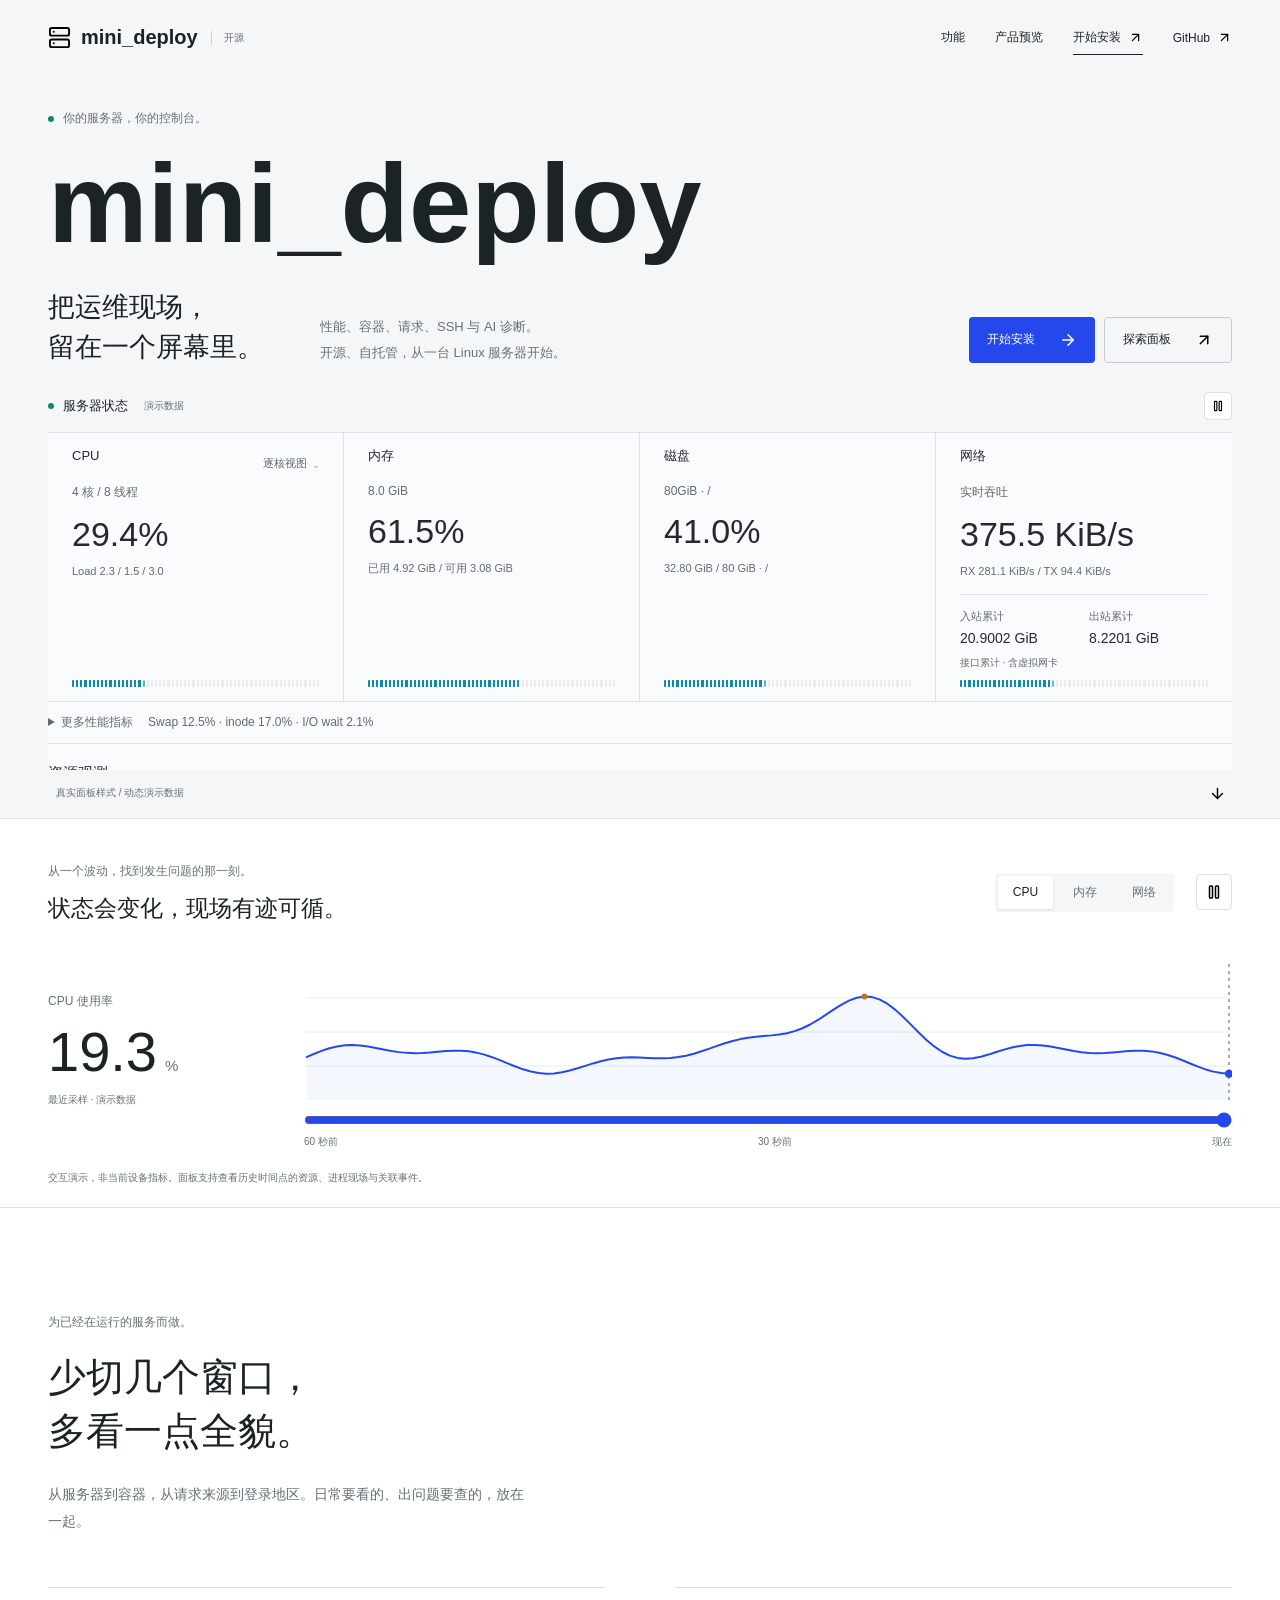
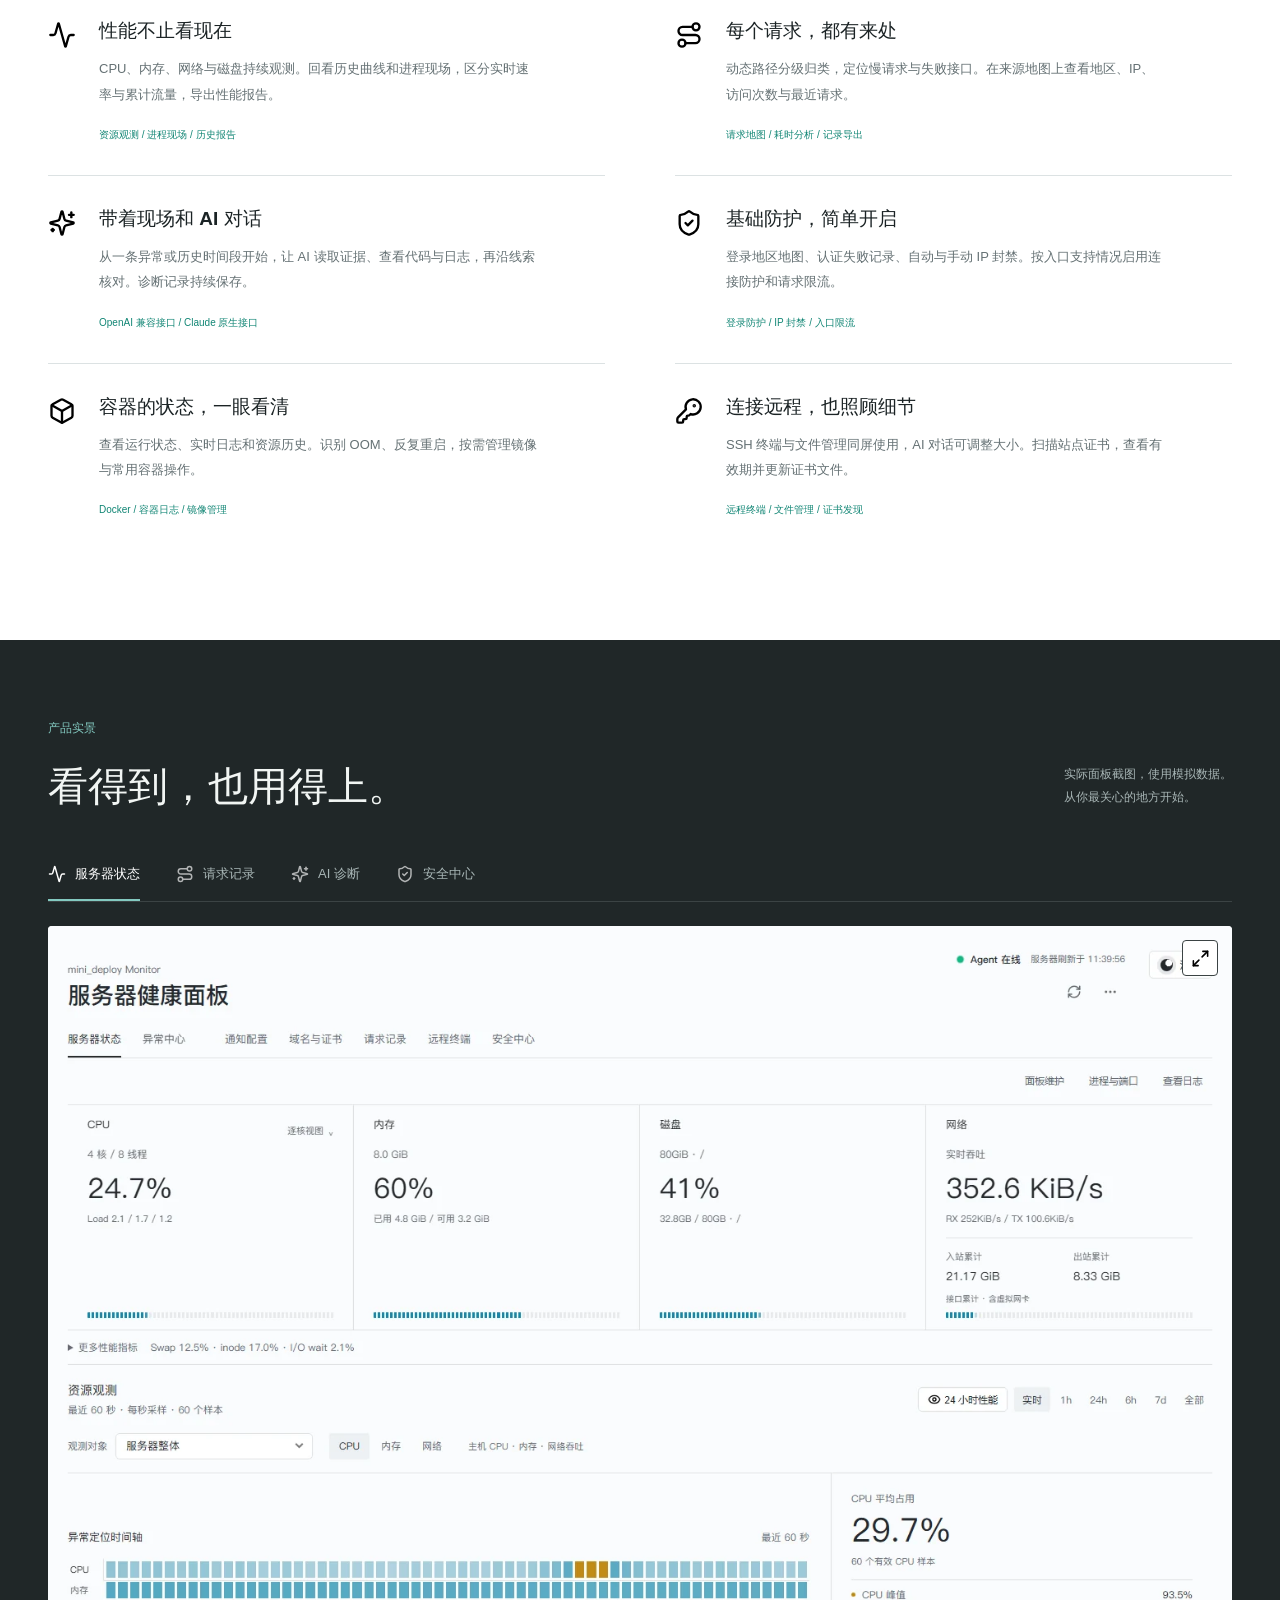
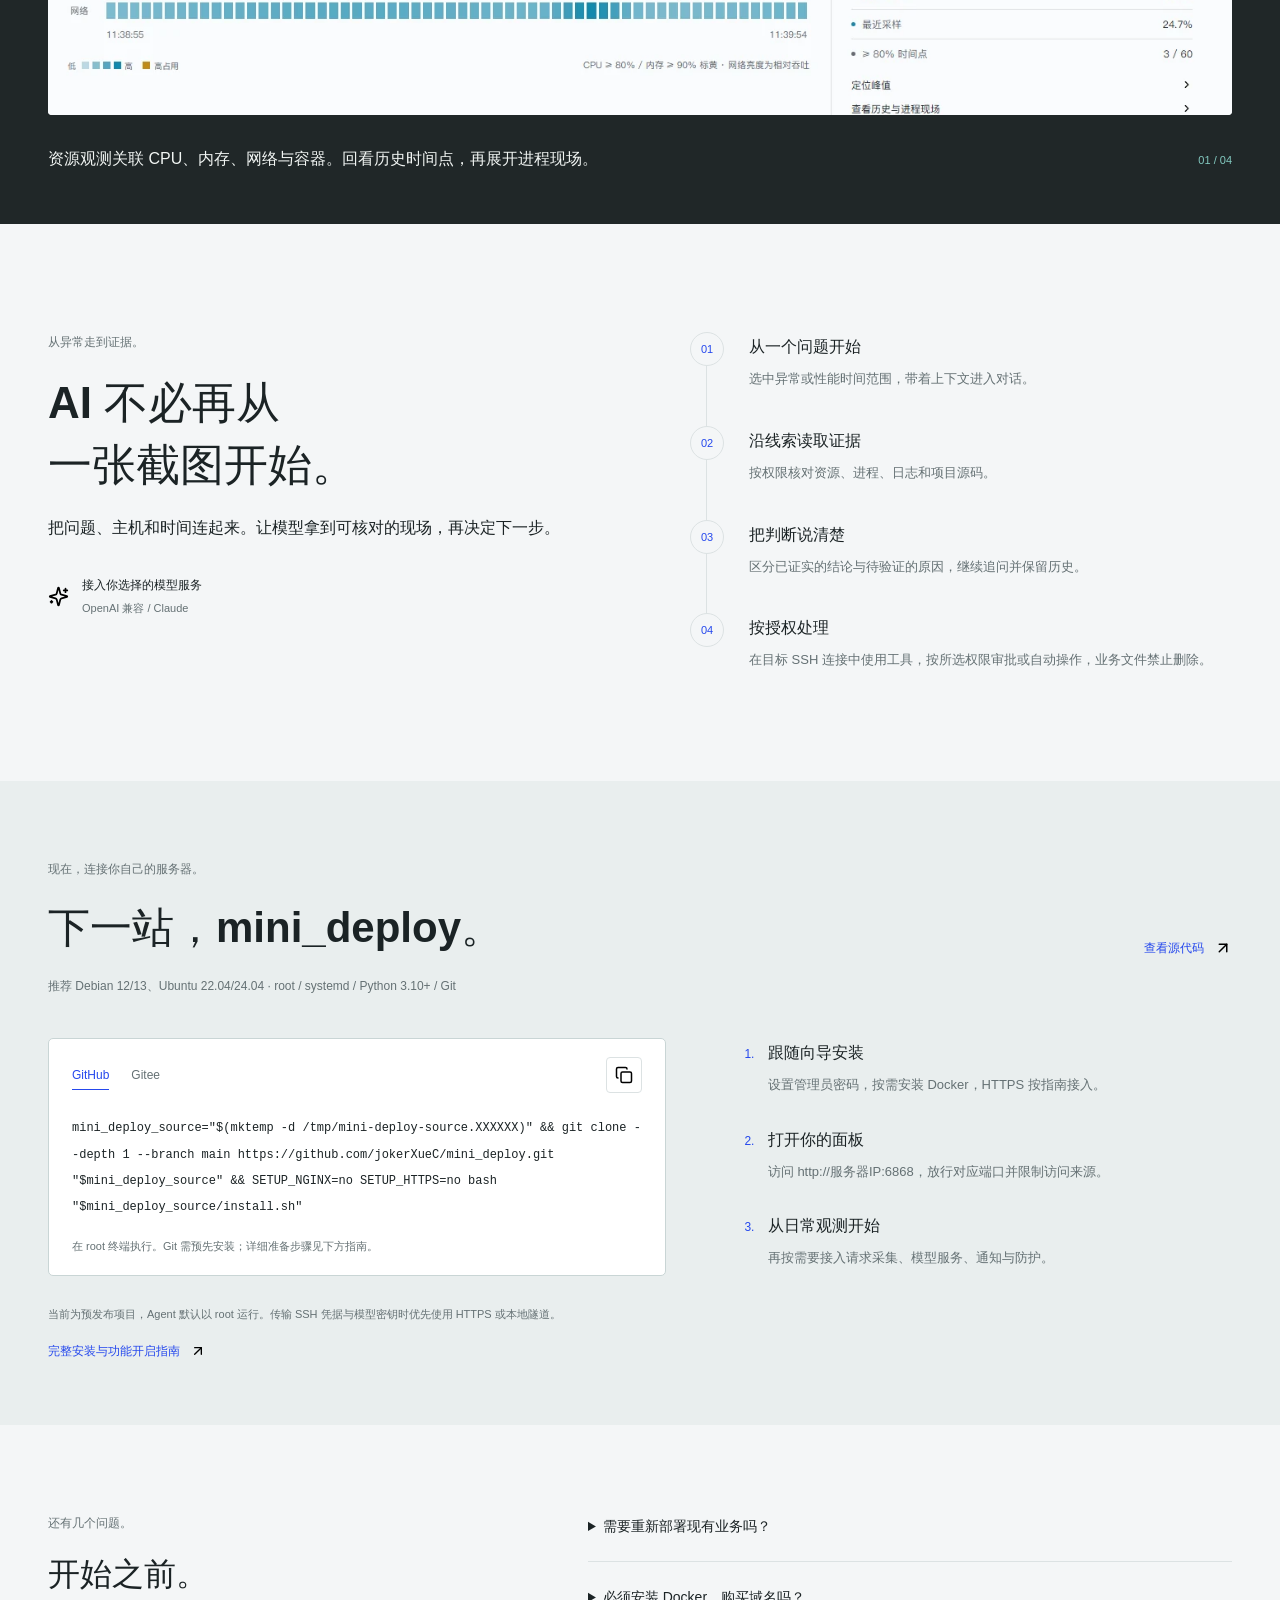
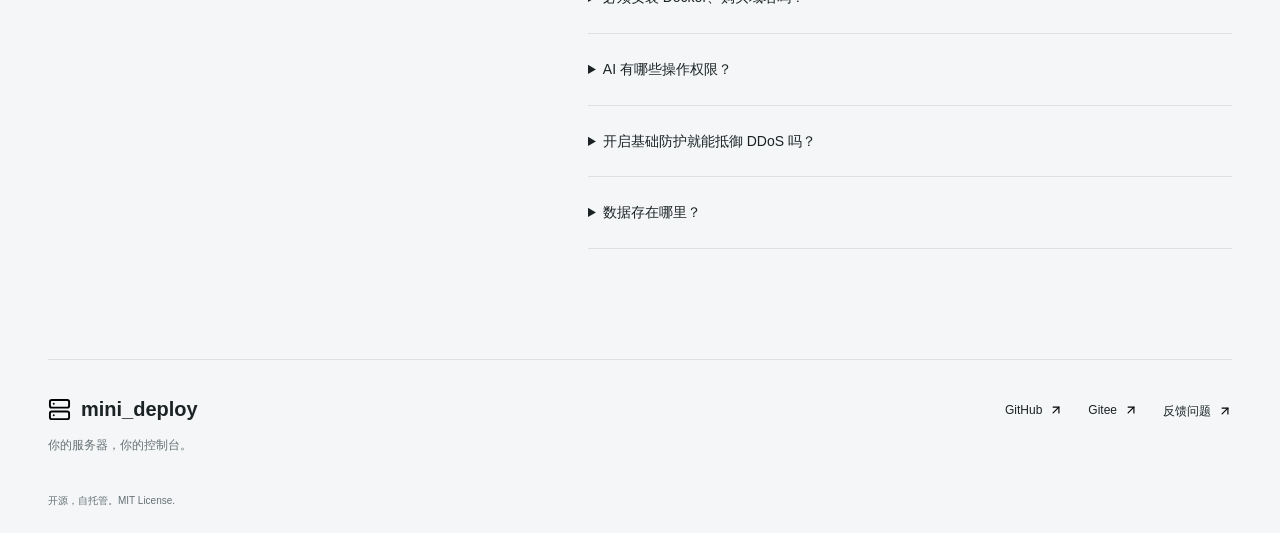
<file: website/index.html>
<!doctype html>
<html lang="zh-CN">
<head>
  <meta charset="utf-8">
  <meta name="viewport" content="width=device-width, initial-scale=1">
  <meta name="description" content="mini_deploy，开源、自托管的 Linux 运维面板。性能历史、Docker、请求地图、SSH、AI 诊断与基础安全防护。">
  <meta name="theme-color" content="#f4f6f7">
  <meta property="og:title" content="mini_deploy · 服务器运维，从这里开始">
  <meta property="og:description" content="从实时资源到历史现场，从一条异常到 AI 排查。开源、自托管的 Linux 运维面板。">
  <title>mini_deploy · 服务器运维，从这里开始</title>
  <link rel="icon" href="assets/server.svg" type="image/svg+xml">
  <link rel="stylesheet" href="site.css">
  <script src="site.js" defer></script>
  <script src="resource-demo.js" defer></script>
</head>
<body>
  <a class="skip-link" href="#main">跳到正文</a>
  <header class="site-header"><nav class="navigation wrap" aria-label="主导航">
    <a class="wordmark" href="#" aria-label="mini_deploy 首页"><img src="assets/server.svg" width="23" height="23" alt="">mini_deploy<span class="open-source">开源</span></a>
    <div class="nav-links"><a href="#features">功能</a><a href="#preview">产品预览</a><a href="#start" class="nav-install">开始安装<img src="assets/arrow-up-right.svg" width="15" height="15" alt=""></a><a class="repo-link" href="https://github.com/jokerXueC/mini_deploy" target="_blank" rel="noopener noreferrer" aria-label="GitHub 源代码">GitHub<img src="assets/arrow-up-right.svg" width="15" height="15" alt=""></a></div>
  </nav></header>
  <main id="main">
    <section class="hero" aria-labelledby="title">
      <div class="hero-copy wrap"><p class="hero-category"><span class="status-light"></span>你的服务器，你的控制台。</p>
        <h1 id="title">mini_deploy</h1>
        <div class="hero-bottom"><div><p class="hero-description">把运维现场，<br>留在一个屏幕里。</p><p class="hero-detail">性能、容器、请求、SSH 与 AI 诊断。<br>开源、自托管，从一台 Linux 服务器开始。</p></div><div class="hero-actions"><a class="button primary" href="#start">开始安装<img src="assets/arrow-right.svg" width="18" height="18" alt=""></a><a class="button secondary" href="#preview">探索面板<img src="assets/arrow-up-right.svg" width="18" height="18" alt=""></a></div></div>
      </div>
      <div class="demo-dashboard wrap" id="demo-dashboard" role="region" aria-label="服务器资源动态演示">
        <div class="demo-toolbar"><span><span class="status-light"></span>服务器状态 <small>演示数据</small></span><button id="demo-pause" class="image-tool" type="button" title="暂停演示" aria-label="暂停演示" aria-pressed="false"><img src="assets/pause.svg" width="16" height="16" alt=""></button></div>
        <iframe id="demo-panel" src="panel-demo.html" title="mini_deploy 真实面板样式的动态资源演示"></iframe>
      </div>
      <div class="hero-caption"><span>真实面板样式 / 动态演示数据</span><a href="#features" aria-label="向下查看功能"><img src="assets/arrow-right.svg" width="17" height="17" alt=""></a></div>
    </section>
    <section class="intro" id="features" aria-labelledby="features-title">
      <div class="signal-section" aria-labelledby="signal-title"><div class="wrap">
        <div class="signal-header"><div><p class="section-label">从一个波动，找到发生问题的那一刻。</p><h2 id="signal-title">状态会变化，现场有迹可循。</h2></div><div class="signal-controls"><div class="metric-tabs" role="group" aria-label="回放资源"><button type="button" data-metric="cpu" aria-pressed="true">CPU</button><button type="button" data-metric="memory" aria-pressed="false">内存</button><button type="button" data-metric="network" aria-pressed="false">网络</button></div><button id="signal-pause" class="image-tool" type="button" title="暂停回放" aria-label="暂停回放" aria-pressed="false"><img src="assets/pause.svg" width="18" height="18" alt=""></button></div></div>
        <div class="signal-chart"><div class="signal-reading"><span id="signal-metric">CPU 使用率</span><strong id="signal-value">38.2<span>%</span></strong><small id="signal-time">资源回放 · 演示数据</small></div><div class="signal-plot"><canvas id="signal-canvas" aria-label="资源回放曲线，演示数据" role="img"></canvas><input id="signal-position" type="range" min="0" max="119" value="119" aria-label="查看回放时间点"><div class="signal-axis"><span>60 秒前</span><span>30 秒前</span><span>现在</span></div></div></div>
        <p class="signal-caption">交互演示，非当前设备指标。面板支持查看历史时间点的资源、进程现场与关联事件。</p>
      </div></div>
      <div class="wrap feature-content"><div class="section-heading"><p class="section-label">为已经在运行的服务而做。</p><h2 id="features-title">少切几个窗口，<br>多看一点全貌。</h2><p>从服务器到容器，从请求来源到登录地区。日常要看的、出问题要查的，放在一起。</p></div>
        <div class="feature-grid">
          <article><img src="assets/activity.svg" alt="" width="28" height="28"><div><h3>性能不止看现在</h3><p>CPU、内存、网络与磁盘持续观测。回看历史曲线和进程现场，区分实时速率与累计流量，导出性能报告。</p><span>资源观测 / 进程现场 / 历史报告</span></div></article>
          <article><img src="assets/route.svg" alt="" width="28" height="28"><div><h3>每个请求，都有来处</h3><p>动态路径分级归类，定位慢请求与失败接口。在来源地图上查看地区、IP、访问次数与最近请求。</p><span>请求地图 / 耗时分析 / 记录导出</span></div></article>
          <article><img src="assets/sparkles.svg" alt="" width="28" height="28"><div><h3>带着现场和 AI 对话</h3><p>从一条异常或历史时间段开始，让 AI 读取证据、查看代码与日志，再沿线索核对。诊断记录持续保存。</p><span>OpenAI 兼容接口 / Claude 原生接口</span></div></article>
          <article><img src="assets/shield-check.svg" alt="" width="28" height="28"><div><h3>基础防护，简单开启</h3><p>登录地区地图、认证失败记录、自动与手动 IP 封禁。按入口支持情况启用连接防护和请求限流。</p><span>登录防护 / IP 封禁 / 入口限流</span></div></article>
          <article><img src="assets/box.svg" alt="" width="28" height="28"><div><h3>容器的状态，一眼看清</h3><p>查看运行状态、实时日志和资源历史。识别 OOM、反复重启，按需管理镜像与常用容器操作。</p><span>Docker / 容器日志 / 镜像管理</span></div></article>
          <article><img src="assets/key-round.svg" alt="" width="28" height="28"><div><h3>连接远程，也照顾细节</h3><p>SSH 终端与文件管理同屏使用，AI 对话可调整大小。扫描站点证书，查看有效期并更新证书文件。</p><span>远程终端 / 文件管理 / 证书发现</span></div></article>
        </div>
      </div>
    </section>
    <section class="product-section" id="preview" aria-labelledby="preview-title"><div class="wrap">
      <div class="preview-heading"><div><p class="section-label">产品实景</p><h2 id="preview-title">看得到，也用得上。</h2></div><p>实际面板截图，使用模拟数据。<br>从你最关心的地方开始。</p></div>
      <div class="preview-tabs" role="tablist" aria-label="功能预览">
        <button id="tab-server" role="tab" aria-selected="true" aria-controls="preview-panel" tabindex="0" data-preview="server"><img src="assets/activity.svg" width="18" height="18" alt="">服务器状态</button>
        <button id="tab-requests" role="tab" aria-selected="false" aria-controls="preview-panel" tabindex="-1" data-preview="requests"><img src="assets/route.svg" width="18" height="18" alt="">请求记录</button>
        <button id="tab-ai" role="tab" aria-selected="false" aria-controls="preview-panel" tabindex="-1" data-preview="ai"><img src="assets/sparkles.svg" width="18" height="18" alt="">AI 诊断</button>
        <button id="tab-security" role="tab" aria-selected="false" aria-controls="preview-panel" tabindex="-1" data-preview="security"><img src="assets/shield-check.svg" width="18" height="18" alt="">安全中心</button>
      </div>
      <div id="preview-panel" role="tabpanel" aria-labelledby="tab-server" class="preview-panel"><img id="preview-image" src="assets/server.webp" alt="mini_deploy 服务器状态面板，显示资源观测与入站、出站累计流量" width="1440" height="960" loading="lazy"><button id="preview-enlarge" class="image-tool" type="button" title="放大截图" aria-label="放大截图"><img src="assets/maximize-2.svg" width="19" height="19" alt=""></button></div>
      <div class="preview-footer"><p id="preview-description">资源观测关联 CPU、内存、网络与容器。回看历史时间点，再展开进程现场。</p><span id="preview-number">01 / 04</span></div>
    </div></section>
    <section class="workflow wrap" aria-labelledby="workflow-title"><div class="section-heading"><p class="section-label">从异常走到证据。</p><h2 id="workflow-title">AI 不必再从<br>一张截图开始。</h2><p>把问题、主机和时间连起来。让模型拿到可核对的现场，再决定下一步。</p><div class="model-support"><img src="assets/sparkles.svg" width="21" height="21" alt=""><span>接入你选择的模型服务<br><small>OpenAI 兼容 / Claude</small></span></div></div>
      <ol class="workflow-list"><li><span>01</span><div><h3>从一个问题开始</h3><p>选中异常或性能时间范围，带着上下文进入对话。</p></div></li><li><span>02</span><div><h3>沿线索读取证据</h3><p>按权限核对资源、进程、日志和项目源码。</p></div></li><li><span>03</span><div><h3>把判断说清楚</h3><p>区分已证实的结论与待验证的原因，继续追问并保留历史。</p></div></li><li><span>04</span><div><h3>按授权处理</h3><p>在目标 SSH 连接中使用工具，按所选权限审批或自动操作，业务文件禁止删除。</p></div></li></ol>
    </section>
    <section class="getting-started" id="start" aria-labelledby="start-title"><div class="wrap">
      <div class="start-heading"><div><p class="section-label">现在，连接你自己的服务器。</p><h2 id="start-title">下一站，mini_deploy。</h2></div><a class="text-link" href="https://github.com/jokerXueC/mini_deploy" target="_blank" rel="noopener noreferrer">查看源代码<img src="assets/arrow-up-right.svg" alt="" width="18" height="18"></a></div>
      <p class="start-requirements">推荐 Debian 12/13、Ubuntu 22.04/24.04 · root / systemd / Python 3.10+ / Git</p>
      <div class="install-layout"><div class="install-command"><div class="command-toolbar"><div role="group" aria-label="代码来源"><button type="button" data-repository="github" aria-pressed="true">GitHub</button><button type="button" data-repository="gitee" aria-pressed="false">Gitee</button></div><button id="copy-command" class="image-tool" type="button" title="复制安装命令" aria-label="复制安装命令"><img src="assets/copy.svg" alt="" width="18" height="18"></button></div><pre><code id="install-code">mini_deploy_source="$(mktemp -d /tmp/mini-deploy-source.XXXXXX)" &amp;&amp; git clone --depth 1 --branch main https://github.com/jokerXueC/mini_deploy.git "$mini_deploy_source" &amp;&amp; SETUP_NGINX=no SETUP_HTTPS=no bash "$mini_deploy_source/install.sh"</code></pre><p id="copy-status" role="status">在 root 终端执行。Git 需预先安装；详细准备步骤见下方指南。</p></div>
        <ol class="install-steps"><li><h3>跟随向导安装</h3><p>设置管理员密码，按需安装 Docker，HTTPS 按指南接入。</p></li><li><h3>打开你的面板</h3><p>访问 <code>http://服务器IP:6868</code>，放行对应端口并限制访问来源。</p></li><li><h3>从日常观测开始</h3><p>再按需要接入请求采集、模型服务、通知与防护。</p></li></ol></div>
      <p class="release-note">当前为预发布项目，Agent 默认以 root 运行。传输 SSH 凭据与模型密钥时优先使用 HTTPS 或本地隧道。</p>
      <a class="text-link" href="https://github.com/jokerXueC/mini_deploy/blob/main/ui/user-guide.md" target="_blank" rel="noopener noreferrer">完整安装与功能开启指南<img src="assets/arrow-up-right.svg" alt="" width="16" height="16"></a>
    </div></section>
    <section class="faq wrap" aria-labelledby="faq-title"><div><p class="section-label">还有几个问题。</p><h2 id="faq-title">开始之前。</h2></div><div>
      <details><summary>需要重新部署现有业务吗？</summary><p>不需要。mini_deploy 管理已运行的主机与服务，不提供应用构建或 Git 自动部署。请求记录需要接入支持的代理日志或独立请求网关。</p></details>
      <details><summary>必须安装 Docker、购买域名吗？</summary><p>不是必选。主机监控可以独立使用，Docker 功能需要 Docker。面板可通过服务器 IP 与 6868 端口访问。</p></details>
      <details><summary>AI 有哪些操作权限？</summary><p>面板诊断使用只读工具。SSH 工具按所选模式审批或自动操作，修改前备份已有文件，业务文件禁止删除。模型由你配置，不包含模型服务费用。</p></details>
      <details><summary>开启基础防护就能抵御 DDoS 吗？</summary><p>不能。内置登录防护采用失败次数、统计窗口与封禁时长策略，不强制安装 Fail2ban。主机连接防护和支持入口的限流可缓解部分滥用，实际能力取决于入口与防火墙；大流量 DDoS 仍需要云端清洗、CDN 或上游防护，Web 内容检测可配合专用 WAF。</p></details>
      <details><summary>数据存在哪里？</summary><p>监测历史保存在面板服务器。启用 AI 后，问题、上下文与工具证据发送至你配置的模型服务；地图定位会把公网 IP 单独发送给归属地查询服务，不发送请求头或请求地址。</p></details>
    </div></section>
  </main>
  <footer class="site-footer wrap"><div class="footer-brand"><a class="wordmark" href="#"><img src="assets/server.svg" width="23" height="23" alt="">mini_deploy</a><p>你的服务器，你的控制台。</p></div><div class="footer-links"><a href="https://github.com/jokerXueC/mini_deploy" target="_blank" rel="noopener noreferrer">GitHub<img src="assets/arrow-up-right.svg" width="14" height="14" alt=""></a><a href="https://gitee.com/XC1960/mini_deploy" target="_blank" rel="noopener noreferrer">Gitee<img src="assets/arrow-up-right.svg" width="14" height="14" alt=""></a><a href="https://github.com/jokerXueC/mini_deploy/issues" target="_blank" rel="noopener noreferrer">反馈问题<img src="assets/arrow-up-right.svg" width="14" height="14" alt=""></a></div><p class="footer-license">开源，自托管。MIT License.</p></footer>
  <dialog id="screenshot-dialog" aria-label="产品截图"><button id="close-screenshot" class="image-tool" type="button" title="关闭截图" aria-label="关闭截图"><img src="assets/x.svg" width="22" height="22" alt=""></button><img id="enlarged-image" alt="" width="1440" height="960"></dialog>
</body>
</html>
</file>
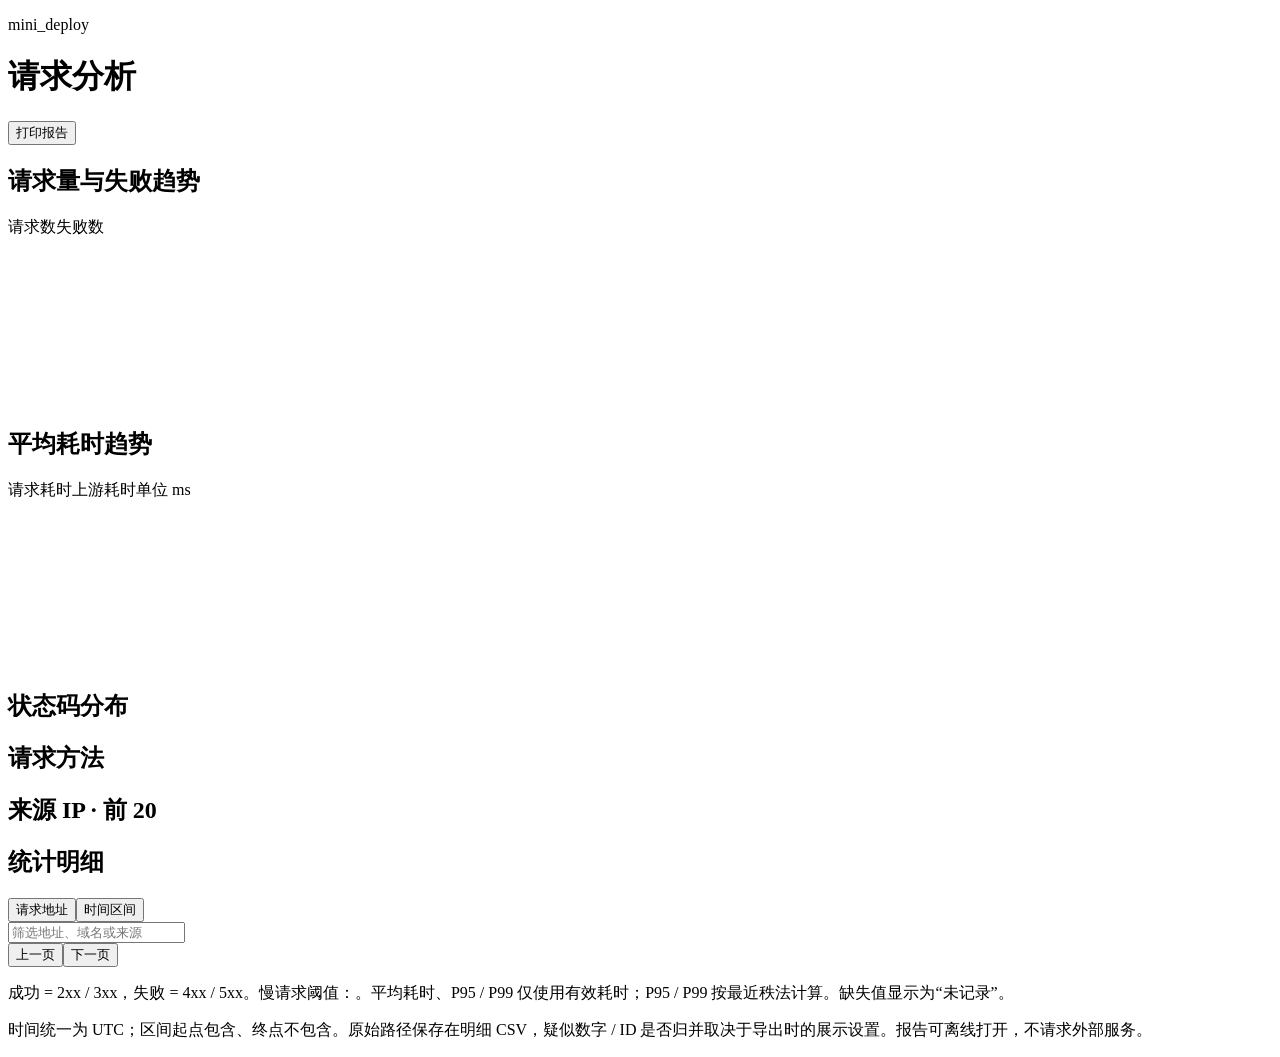
<file: ui/request-report.html>
<!doctype html>
<html lang="zh-CN">
<head>
  <meta charset="utf-8">
  <meta name="viewport" content="width=device-width, initial-scale=1">
  <meta http-equiv="Content-Security-Policy" content="default-src 'none'; script-src 'sha256-__SCRIPT_HASH__'; style-src 'unsafe-inline'; img-src data:; base-uri 'none'; form-action 'none'">
  <title>mini_deploy 请求分析</title>
  <style>__REPORT_CSS__</style>
</head>
<body>
  <main>
    <header><div><p class="brand">mini_deploy</p><h1>请求分析</h1><p id="scope"></p></div><button id="print" type="button" title="打印或保存为 PDF">打印报告</button></header>
    <p id="range" class="caption"></p>
    <p id="notice" class="caption"></p><div id="warnings" role="status"></div>
    <nav id="downloads" hidden><a href="requests.csv" download>请求明细 CSV</a><a href="routes.csv" download>地址统计 CSV</a><a href="timeline.csv" download>时间趋势 CSV</a><a id="rollupsDownload" href="retained-statistics.csv" download hidden>保留统计 CSV</a></nav>
    <section class="totals" aria-label="整体统计" id="totals"></section>
    <section class="charts"><div><div class="section-head"><h2>请求量与失败趋势</h2><span id="bucket" class="caption"></span></div><p class="legend"><span class="teal">请求数</span><span class="red">失败数</span></p><div class="plot"><canvas id="volume" aria-label="按时间区间显示的请求数和失败数" role="img"></canvas><p class="plot-empty" id="volumeEmpty" hidden>没有可绘制的请求时间数据</p></div></div>
      <div><h2>平均耗时趋势</h2><p class="legend"><span class="blue">请求耗时</span><span class="amber">上游耗时</span><span>单位 ms</span></p><div class="plot"><canvas id="latency" aria-label="请求与上游平均耗时趋势，单位毫秒" role="img"></canvas><p class="plot-empty" id="latencyEmpty" hidden>没有已记录的耗时数据</p></div></div></section>
    <section class="distributions"><div><h2>状态码分布</h2><div id="statuses" class="bar-list"></div></div><div><h2>请求方法</h2><div id="methods" class="bar-list"></div></div><div><h2>来源 IP · 前 20</h2><p id="ipCount" class="caption"></p><div id="ips" class="bar-list"></div></div></section>
    <section class="tables"><div class="section-head"><h2>统计明细</h2><span id="tableCount" class="caption"></span></div><div class="table-tools"><div role="tablist" aria-label="统计类型"><button id="routesTab" role="tab" aria-selected="true" type="button">请求地址</button><button id="timelineTab" role="tab" aria-selected="false" type="button">时间区间</button><button id="rollupsTab" role="tab" aria-selected="false" type="button" hidden>保留统计</button></div><input id="search" type="search" placeholder="筛选地址、域名或来源" aria-label="筛选地址、域名或来源"></div>
      <p id="rollupsNotice" class="caption" hidden>独立保留的分钟汇总，按路径归并；不包含已过期明细的 IP 和请求头。P95/P99 和慢请求为约 10% 桶宽的估计。</p>
      <div class="table-scroll"><table><thead id="columns"></thead><tbody id="table"></tbody></table></div>
      <div class="pages"><span id="pageCount" class="caption"></span><div><button id="previous" type="button">上一页</button><button id="next" type="button">下一页</button></div></div>
    </section>
    <footer><p>成功 = 2xx / 3xx，失败 = 4xx / 5xx。慢请求阈值：<span id="threshold"></span>。平均耗时、P95 / P99 仅使用有效耗时；P95 / P99 按最近秩法计算。缺失值显示为“未记录”。</p><p>时间统一为 UTC；区间起点包含、终点不包含。原始路径保存在明细 CSV，疑似数字 / ID 是否归并取决于导出时的展示设置。报告可离线打开，不请求外部服务。</p><p id="generated"></p></footer>
  </main>
  <script id="reportData" type="application/json">__REPORT_DATA__</script>
  <script>__REPORT_JS__</script>
</body>
</html>
</file>
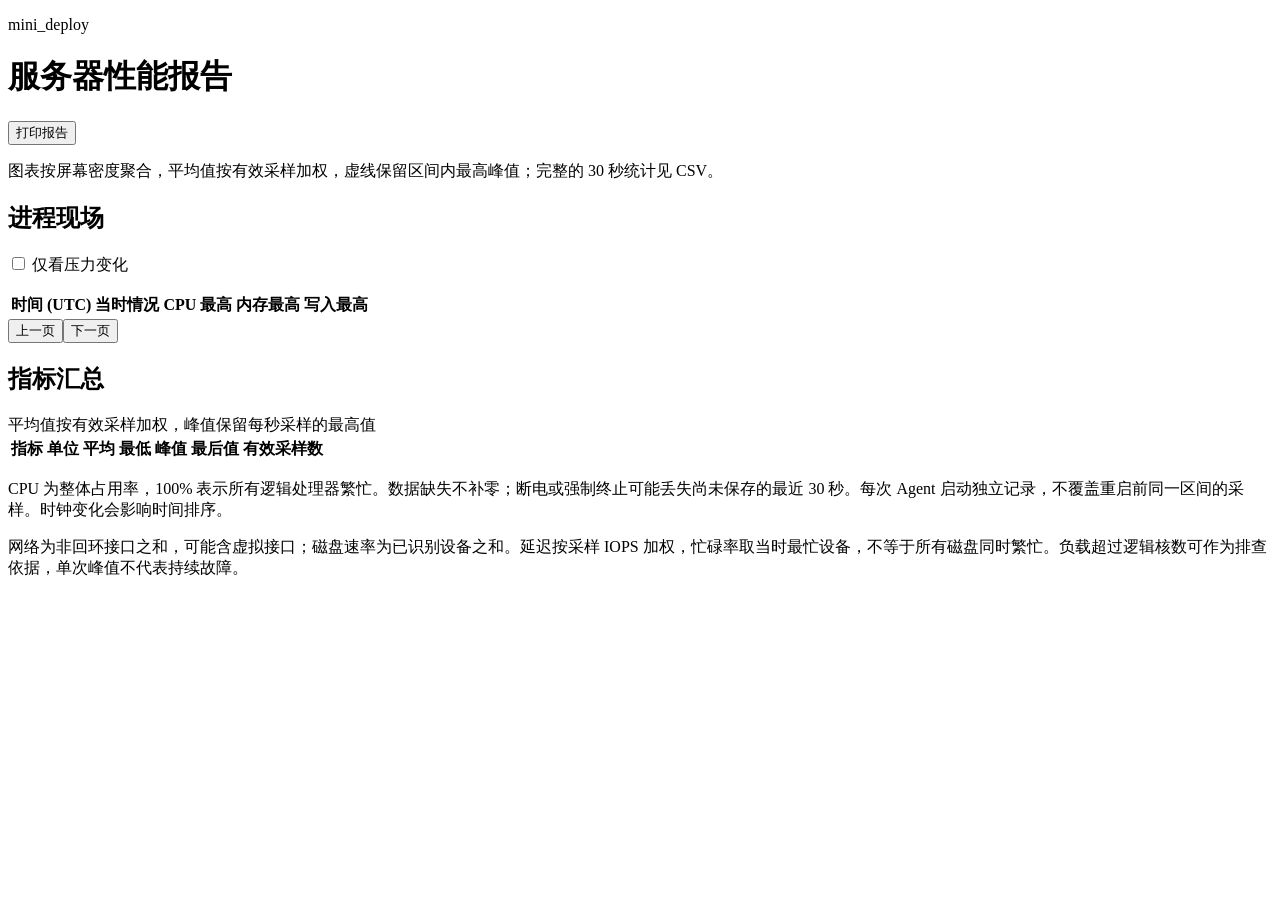
<file: ui/server-performance-report.html>
<!doctype html>
<html lang="zh-CN" data-theme="__THEME__">
<head>
  <meta charset="utf-8"><meta name="viewport" content="width=device-width, initial-scale=1">
  <meta http-equiv="Content-Security-Policy" content="default-src 'none'; script-src 'sha256-__SCRIPT_HASH__'; style-src 'unsafe-inline'; base-uri 'none'; form-action 'none'">
  <title>mini_deploy 服务器性能报告</title><style>__REPORT_CSS__</style>
</head>
<body class="server-performance-report">
  <main>
    <header><div><p class="brand">mini_deploy</p><h1>服务器性能报告</h1><p id="server"></p></div><button id="print" type="button">打印报告</button></header>
    <p id="range" class="caption"></p><p id="coverage" class="caption"></p><p id="notice" class="caption"></p><div id="warnings" role="status"></div>
    <nav id="downloads" hidden><a href="performance.csv" download>全部性能采样 CSV</a><a href="summary.csv" download>指标汇总 CSV</a><a href="scenes.csv" download>现场索引 CSV</a><a href="processes.csv" download>全部进程现场 CSV</a></nav>
    <section id="totals" class="totals" aria-label="性能概要"></section>
    <p class="caption">图表按屏幕密度聚合，平均值按有效采样加权，虚线保留区间内最高峰值；完整的 30 秒统计见 CSV。</p><section id="charts" class="charts" aria-label="性能趋势"></section>
    <section id="sceneSection" class="tables scene-section"><div class="section-head"><h2>进程现场</h2><label><input id="sceneAbnormal" type="checkbox"> 仅看压力变化</label></div><p id="contextNotice" class="caption"></p><p id="sceneEmpty" class="caption" role="status"></p><div class="table-scroll"><table class="scene-table"><thead><tr><th>时间 (UTC)</th><th>当时情况</th><th>CPU 最高</th><th>内存最高</th><th>写入最高</th><th></th></tr></thead><tbody id="sceneRows"></tbody></table></div><div class="scene-pagination"><button id="scenePrevious" type="button" aria-label="上一页现场">上一页</button><span id="scenePage" class="caption"></span><button id="sceneNext" type="button" aria-label="下一页现场">下一页</button></div></section>
    <section class="tables"><div class="section-head"><h2>指标汇总</h2><span class="caption">平均值按有效采样加权，峰值保留每秒采样的最高值</span></div><div class="table-scroll"><table><thead><tr><th>指标</th><th>单位</th><th>平均</th><th>最低</th><th>峰值</th><th>最后值</th><th>有效采样数</th></tr></thead><tbody id="summary"></tbody></table></div></section>
    <footer><p id="hardware"></p><p>CPU 为整体占用率，100% 表示所有逻辑处理器繁忙。数据缺失不补零；断电或强制终止可能丢失尚未保存的最近 30 秒。每次 Agent 启动独立记录，不覆盖重启前同一区间的采样。时钟变化会影响时间排序。</p><p>网络为非回环接口之和，可能含虚拟接口；磁盘速率为已识别设备之和。延迟按采样 IOPS 加权，忙碌率取当时最忙设备，不等于所有磁盘同时繁忙。负载超过逻辑核数可作为排查依据，单次峰值不代表持续故障。</p><p id="generated"></p></footer>
  </main>
  <script id="reportData" type="application/json">__REPORT_DATA__</script><script>__REPORT_JS__</script>
</body>
</html>
</file>
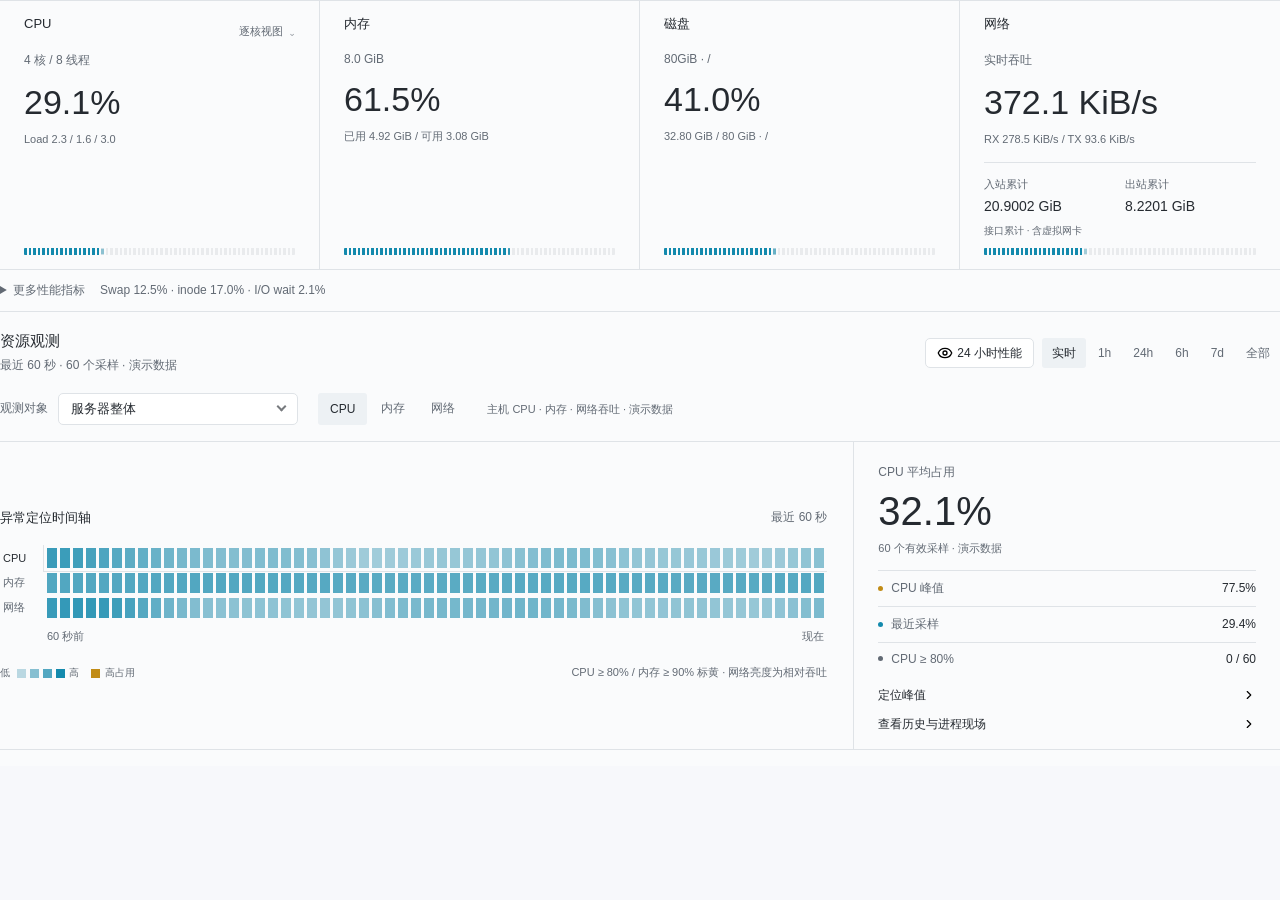
<file: website/panel-demo.html>
<!doctype html>
<html lang="zh-CN" data-theme="light"><head><meta charset="utf-8">
<meta name="viewport" content="width=device-width,initial-scale=1">
<title>mini_deploy 面板演示</title>
<link rel="stylesheet" href="assets/panel.css"><link rel="stylesheet" href="panel-demo.css">
<script src="panel-demo.js" defer></script><script src="assets/panel-selects.js" defer></script></head><body class="panel-workspace">
<main aria-label="服务器资源演示"><div id="serverView" class="dashboard-view active">
      
      <section class="summary-grid status-grid server-status-grid">
        <article class="status-stat-card resource-card">
          <div class="status-card-main">
            <div class="resource-heading"><span class="stat-title">CPU</span><button id="cpuCoreToggle" class="cpu-core-toggle" type="button" aria-expanded="false" aria-controls="cpuCorePanel" title="查看各逻辑处理器负载">逐核视图 <span aria-hidden="true">⌄</span></button></div>
            <div id="cpuCapacity" class="resource-capacity">4 核 / 8 线程</div>
            <div class="resource-value" id="cpuValue" data-value="24.707461023503566">24.7%</div>
            <div class="resource-sub" id="cpuSub">Load 2.1 / 1.7 / 1.2</div>
          </div>
          <div class="status-mini-history">
            <div id="cpuBar" class="resource-track" data-resource-value="24.707461023503566" data-level="" role="meter" aria-valuemin="0" aria-valuemax="100" aria-label="cpuBar" aria-valuenow="24.707461023503566" aria-valuetext="24.7%" data-display-value="24.704942877450662">
    <span class="resource-bar empty" style="--bar-index: 0; --fill: 1.000;"></span>
  
    <span class="resource-bar empty" style="--bar-index: 1; --fill: 1.000;"></span>
  
    <span class="resource-bar empty" style="--bar-index: 2; --fill: 1.000;"></span>
  
    <span class="resource-bar empty" style="--bar-index: 3; --fill: 1.000;"></span>
  
    <span class="resource-bar empty" style="--bar-index: 4; --fill: 1.000;"></span>
  
    <span class="resource-bar empty" style="--bar-index: 5; --fill: 1.000;"></span>
  
    <span class="resource-bar empty" style="--bar-index: 6; --fill: 1.000;"></span>
  
    <span class="resource-bar empty" style="--bar-index: 7; --fill: 1.000;"></span>
  
    <span class="resource-bar empty" style="--bar-index: 8; --fill: 1.000;"></span>
  
    <span class="resource-bar empty" style="--bar-index: 9; --fill: 1.000;"></span>
  
    <span class="resource-bar empty" style="--bar-index: 10; --fill: 1.000;"></span>
  
    <span class="resource-bar empty" style="--bar-index: 11; --fill: 1.000;"></span>
  
    <span class="resource-bar empty" style="--bar-index: 12; --fill: 1.000;"></span>
  
    <span class="resource-bar empty" style="--bar-index: 13; --fill: 1.000;"></span>
  
    <span class="resource-bar empty" style="--bar-index: 14; --fill: 0.823;"></span>
  
    <span class="resource-bar empty" style="--bar-index: 15; --fill: 0.000;"></span>
  
    <span class="resource-bar empty" style="--bar-index: 16; --fill: 0.000;"></span>
  
    <span class="resource-bar empty" style="--bar-index: 17; --fill: 0.000;"></span>
  
    <span class="resource-bar empty" style="--bar-index: 18; --fill: 0.000;"></span>
  
    <span class="resource-bar empty" style="--bar-index: 19; --fill: 0.000;"></span>
  
    <span class="resource-bar empty" style="--bar-index: 20; --fill: 0.000;"></span>
  
    <span class="resource-bar empty" style="--bar-index: 21; --fill: 0.000;"></span>
  
    <span class="resource-bar empty" style="--bar-index: 22; --fill: 0.000;"></span>
  
    <span class="resource-bar empty" style="--bar-index: 23; --fill: 0.000;"></span>
  
    <span class="resource-bar empty" style="--bar-index: 24; --fill: 0.000;"></span>
  
    <span class="resource-bar empty" style="--bar-index: 25; --fill: 0.000;"></span>
  
    <span class="resource-bar empty" style="--bar-index: 26; --fill: 0.000;"></span>
  
    <span class="resource-bar empty" style="--bar-index: 27; --fill: 0.000;"></span>
  
    <span class="resource-bar empty" style="--bar-index: 28; --fill: 0.000;"></span>
  
    <span class="resource-bar empty" style="--bar-index: 29; --fill: 0.000;"></span>
  
    <span class="resource-bar empty" style="--bar-index: 30; --fill: 0.000;"></span>
  
    <span class="resource-bar empty" style="--bar-index: 31; --fill: 0.000;"></span>
  
    <span class="resource-bar empty" style="--bar-index: 32; --fill: 0.000;"></span>
  
    <span class="resource-bar empty" style="--bar-index: 33; --fill: 0.000;"></span>
  
    <span class="resource-bar empty" style="--bar-index: 34; --fill: 0.000;"></span>
  
    <span class="resource-bar empty" style="--bar-index: 35; --fill: 0.000;"></span>
  
    <span class="resource-bar empty" style="--bar-index: 36; --fill: 0.000;"></span>
  
    <span class="resource-bar empty" style="--bar-index: 37; --fill: 0.000;"></span>
  
    <span class="resource-bar empty" style="--bar-index: 38; --fill: 0.000;"></span>
  
    <span class="resource-bar empty" style="--bar-index: 39; --fill: 0.000;"></span>
  
    <span class="resource-bar empty" style="--bar-index: 40; --fill: 0.000;"></span>
  
    <span class="resource-bar empty" style="--bar-index: 41; --fill: 0.000;"></span>
  
    <span class="resource-bar empty" style="--bar-index: 42; --fill: 0.000;"></span>
  
    <span class="resource-bar empty" style="--bar-index: 43; --fill: 0.000;"></span>
  
    <span class="resource-bar empty" style="--bar-index: 44; --fill: 0.000;"></span>
  
    <span class="resource-bar empty" style="--bar-index: 45; --fill: 0.000;"></span>
  
    <span class="resource-bar empty" style="--bar-index: 46; --fill: 0.000;"></span>
  
    <span class="resource-bar empty" style="--bar-index: 47; --fill: 0.000;"></span>
  
    <span class="resource-bar empty" style="--bar-index: 48; --fill: 0.000;"></span>
  
    <span class="resource-bar empty" style="--bar-index: 49; --fill: 0.000;"></span>
  
    <span class="resource-bar empty" style="--bar-index: 50; --fill: 0.000;"></span>
  
    <span class="resource-bar empty" style="--bar-index: 51; --fill: 0.000;"></span>
  
    <span class="resource-bar empty" style="--bar-index: 52; --fill: 0.000;"></span>
  
    <span class="resource-bar empty" style="--bar-index: 53; --fill: 0.000;"></span>
  
    <span class="resource-bar empty" style="--bar-index: 54; --fill: 0.000;"></span>
  
    <span class="resource-bar empty" style="--bar-index: 55; --fill: 0.000;"></span>
  
    <span class="resource-bar empty" style="--bar-index: 56; --fill: 0.000;"></span>
  
    <span class="resource-bar empty" style="--bar-index: 57; --fill: 0.000;"></span>
  
    <span class="resource-bar empty" style="--bar-index: 58; --fill: 0.000;"></span>
  
    <span class="resource-bar empty" style="--bar-index: 59; --fill: 0.000;"></span>
  </div>
          </div>
        </article>
        <article class="status-stat-card resource-card">
          <div class="status-card-main">
            <div class="resource-heading"><span class="stat-title">内存</span></div>
            <div id="memoryCapacity" class="resource-capacity">8.0 GiB</div>
            <div class="resource-value" id="memoryValue" data-value="60.000938780204145">60%</div>
            <div class="resource-sub" id="memorySub">已用 4.8 GiB / 可用 3.2 GiB</div>
          </div>
          <div class="status-mini-history">
            <div id="memoryBar" class="resource-track" data-resource-value="60.000938780204145" data-level="" role="meter" aria-valuemin="0" aria-valuemax="100" aria-label="memoryBar" aria-valuenow="60.000938780204145" aria-valuetext="60%" data-display-value="59.9939590594577">
    <span class="resource-bar empty" style="--bar-index: 0; --fill: 1.000;"></span>
  
    <span class="resource-bar empty" style="--bar-index: 1; --fill: 1.000;"></span>
  
    <span class="resource-bar empty" style="--bar-index: 2; --fill: 1.000;"></span>
  
    <span class="resource-bar empty" style="--bar-index: 3; --fill: 1.000;"></span>
  
    <span class="resource-bar empty" style="--bar-index: 4; --fill: 1.000;"></span>
  
    <span class="resource-bar empty" style="--bar-index: 5; --fill: 1.000;"></span>
  
    <span class="resource-bar empty" style="--bar-index: 6; --fill: 1.000;"></span>
  
    <span class="resource-bar empty" style="--bar-index: 7; --fill: 1.000;"></span>
  
    <span class="resource-bar empty" style="--bar-index: 8; --fill: 1.000;"></span>
  
    <span class="resource-bar empty" style="--bar-index: 9; --fill: 1.000;"></span>
  
    <span class="resource-bar empty" style="--bar-index: 10; --fill: 1.000;"></span>
  
    <span class="resource-bar empty" style="--bar-index: 11; --fill: 1.000;"></span>
  
    <span class="resource-bar empty" style="--bar-index: 12; --fill: 1.000;"></span>
  
    <span class="resource-bar empty" style="--bar-index: 13; --fill: 1.000;"></span>
  
    <span class="resource-bar empty" style="--bar-index: 14; --fill: 1.000;"></span>
  
    <span class="resource-bar empty" style="--bar-index: 15; --fill: 1.000;"></span>
  
    <span class="resource-bar empty" style="--bar-index: 16; --fill: 1.000;"></span>
  
    <span class="resource-bar empty" style="--bar-index: 17; --fill: 1.000;"></span>
  
    <span class="resource-bar empty" style="--bar-index: 18; --fill: 1.000;"></span>
  
    <span class="resource-bar empty" style="--bar-index: 19; --fill: 1.000;"></span>
  
    <span class="resource-bar empty" style="--bar-index: 20; --fill: 1.000;"></span>
  
    <span class="resource-bar empty" style="--bar-index: 21; --fill: 1.000;"></span>
  
    <span class="resource-bar empty" style="--bar-index: 22; --fill: 1.000;"></span>
  
    <span class="resource-bar empty" style="--bar-index: 23; --fill: 1.000;"></span>
  
    <span class="resource-bar empty" style="--bar-index: 24; --fill: 1.000;"></span>
  
    <span class="resource-bar empty" style="--bar-index: 25; --fill: 1.000;"></span>
  
    <span class="resource-bar empty" style="--bar-index: 26; --fill: 1.000;"></span>
  
    <span class="resource-bar empty" style="--bar-index: 27; --fill: 1.000;"></span>
  
    <span class="resource-bar empty" style="--bar-index: 28; --fill: 1.000;"></span>
  
    <span class="resource-bar empty" style="--bar-index: 29; --fill: 1.000;"></span>
  
    <span class="resource-bar empty" style="--bar-index: 30; --fill: 1.000;"></span>
  
    <span class="resource-bar empty" style="--bar-index: 31; --fill: 1.000;"></span>
  
    <span class="resource-bar empty" style="--bar-index: 32; --fill: 1.000;"></span>
  
    <span class="resource-bar empty" style="--bar-index: 33; --fill: 1.000;"></span>
  
    <span class="resource-bar empty" style="--bar-index: 34; --fill: 1.000;"></span>
  
    <span class="resource-bar empty" style="--bar-index: 35; --fill: 0.996;"></span>
  
    <span class="resource-bar empty" style="--bar-index: 36; --fill: 0.000;"></span>
  
    <span class="resource-bar empty" style="--bar-index: 37; --fill: 0.000;"></span>
  
    <span class="resource-bar empty" style="--bar-index: 38; --fill: 0.000;"></span>
  
    <span class="resource-bar empty" style="--bar-index: 39; --fill: 0.000;"></span>
  
    <span class="resource-bar empty" style="--bar-index: 40; --fill: 0.000;"></span>
  
    <span class="resource-bar empty" style="--bar-index: 41; --fill: 0.000;"></span>
  
    <span class="resource-bar empty" style="--bar-index: 42; --fill: 0.000;"></span>
  
    <span class="resource-bar empty" style="--bar-index: 43; --fill: 0.000;"></span>
  
    <span class="resource-bar empty" style="--bar-index: 44; --fill: 0.000;"></span>
  
    <span class="resource-bar empty" style="--bar-index: 45; --fill: 0.000;"></span>
  
    <span class="resource-bar empty" style="--bar-index: 46; --fill: 0.000;"></span>
  
    <span class="resource-bar empty" style="--bar-index: 47; --fill: 0.000;"></span>
  
    <span class="resource-bar empty" style="--bar-index: 48; --fill: 0.000;"></span>
  
    <span class="resource-bar empty" style="--bar-index: 49; --fill: 0.000;"></span>
  
    <span class="resource-bar empty" style="--bar-index: 50; --fill: 0.000;"></span>
  
    <span class="resource-bar empty" style="--bar-index: 51; --fill: 0.000;"></span>
  
    <span class="resource-bar empty" style="--bar-index: 52; --fill: 0.000;"></span>
  
    <span class="resource-bar empty" style="--bar-index: 53; --fill: 0.000;"></span>
  
    <span class="resource-bar empty" style="--bar-index: 54; --fill: 0.000;"></span>
  
    <span class="resource-bar empty" style="--bar-index: 55; --fill: 0.000;"></span>
  
    <span class="resource-bar empty" style="--bar-index: 56; --fill: 0.000;"></span>
  
    <span class="resource-bar empty" style="--bar-index: 57; --fill: 0.000;"></span>
  
    <span class="resource-bar empty" style="--bar-index: 58; --fill: 0.000;"></span>
  
    <span class="resource-bar empty" style="--bar-index: 59; --fill: 0.000;"></span>
  </div>
          </div>
        </article>
        <article class="status-stat-card resource-card">
          <div class="status-card-main">
            <div class="resource-heading"><span class="stat-title">磁盘</span></div>
            <div id="diskCapacity" class="resource-capacity">80GiB · /</div>
            <div class="resource-value" id="diskValue" data-value="41">41%</div>
            <div class="resource-sub" id="diskSub">32.8GB / 80GB · /</div>
          </div>
          <div class="status-mini-history">
            <div id="diskBar" class="resource-track" data-resource-value="41" data-level="" role="meter" aria-valuemin="0" aria-valuemax="100" aria-label="diskBar" aria-valuenow="41" aria-valuetext="41%" data-display-value="40.994983415811724">
    <span class="resource-bar empty" style="--bar-index: 0; --fill: 1.000;"></span>
  
    <span class="resource-bar empty" style="--bar-index: 1; --fill: 1.000;"></span>
  
    <span class="resource-bar empty" style="--bar-index: 2; --fill: 1.000;"></span>
  
    <span class="resource-bar empty" style="--bar-index: 3; --fill: 1.000;"></span>
  
    <span class="resource-bar empty" style="--bar-index: 4; --fill: 1.000;"></span>
  
    <span class="resource-bar empty" style="--bar-index: 5; --fill: 1.000;"></span>
  
    <span class="resource-bar empty" style="--bar-index: 6; --fill: 1.000;"></span>
  
    <span class="resource-bar empty" style="--bar-index: 7; --fill: 1.000;"></span>
  
    <span class="resource-bar empty" style="--bar-index: 8; --fill: 1.000;"></span>
  
    <span class="resource-bar empty" style="--bar-index: 9; --fill: 1.000;"></span>
  
    <span class="resource-bar empty" style="--bar-index: 10; --fill: 1.000;"></span>
  
    <span class="resource-bar empty" style="--bar-index: 11; --fill: 1.000;"></span>
  
    <span class="resource-bar empty" style="--bar-index: 12; --fill: 1.000;"></span>
  
    <span class="resource-bar empty" style="--bar-index: 13; --fill: 1.000;"></span>
  
    <span class="resource-bar empty" style="--bar-index: 14; --fill: 1.000;"></span>
  
    <span class="resource-bar empty" style="--bar-index: 15; --fill: 1.000;"></span>
  
    <span class="resource-bar empty" style="--bar-index: 16; --fill: 1.000;"></span>
  
    <span class="resource-bar empty" style="--bar-index: 17; --fill: 1.000;"></span>
  
    <span class="resource-bar empty" style="--bar-index: 18; --fill: 1.000;"></span>
  
    <span class="resource-bar empty" style="--bar-index: 19; --fill: 1.000;"></span>
  
    <span class="resource-bar empty" style="--bar-index: 20; --fill: 1.000;"></span>
  
    <span class="resource-bar empty" style="--bar-index: 21; --fill: 1.000;"></span>
  
    <span class="resource-bar empty" style="--bar-index: 22; --fill: 1.000;"></span>
  
    <span class="resource-bar empty" style="--bar-index: 23; --fill: 1.000;"></span>
  
    <span class="resource-bar empty" style="--bar-index: 24; --fill: 0.597;"></span>
  
    <span class="resource-bar empty" style="--bar-index: 25; --fill: 0.000;"></span>
  
    <span class="resource-bar empty" style="--bar-index: 26; --fill: 0.000;"></span>
  
    <span class="resource-bar empty" style="--bar-index: 27; --fill: 0.000;"></span>
  
    <span class="resource-bar empty" style="--bar-index: 28; --fill: 0.000;"></span>
  
    <span class="resource-bar empty" style="--bar-index: 29; --fill: 0.000;"></span>
  
    <span class="resource-bar empty" style="--bar-index: 30; --fill: 0.000;"></span>
  
    <span class="resource-bar empty" style="--bar-index: 31; --fill: 0.000;"></span>
  
    <span class="resource-bar empty" style="--bar-index: 32; --fill: 0.000;"></span>
  
    <span class="resource-bar empty" style="--bar-index: 33; --fill: 0.000;"></span>
  
    <span class="resource-bar empty" style="--bar-index: 34; --fill: 0.000;"></span>
  
    <span class="resource-bar empty" style="--bar-index: 35; --fill: 0.000;"></span>
  
    <span class="resource-bar empty" style="--bar-index: 36; --fill: 0.000;"></span>
  
    <span class="resource-bar empty" style="--bar-index: 37; --fill: 0.000;"></span>
  
    <span class="resource-bar empty" style="--bar-index: 38; --fill: 0.000;"></span>
  
    <span class="resource-bar empty" style="--bar-index: 39; --fill: 0.000;"></span>
  
    <span class="resource-bar empty" style="--bar-index: 40; --fill: 0.000;"></span>
  
    <span class="resource-bar empty" style="--bar-index: 41; --fill: 0.000;"></span>
  
    <span class="resource-bar empty" style="--bar-index: 42; --fill: 0.000;"></span>
  
    <span class="resource-bar empty" style="--bar-index: 43; --fill: 0.000;"></span>
  
    <span class="resource-bar empty" style="--bar-index: 44; --fill: 0.000;"></span>
  
    <span class="resource-bar empty" style="--bar-index: 45; --fill: 0.000;"></span>
  
    <span class="resource-bar empty" style="--bar-index: 46; --fill: 0.000;"></span>
  
    <span class="resource-bar empty" style="--bar-index: 47; --fill: 0.000;"></span>
  
    <span class="resource-bar empty" style="--bar-index: 48; --fill: 0.000;"></span>
  
    <span class="resource-bar empty" style="--bar-index: 49; --fill: 0.000;"></span>
  
    <span class="resource-bar empty" style="--bar-index: 50; --fill: 0.000;"></span>
  
    <span class="resource-bar empty" style="--bar-index: 51; --fill: 0.000;"></span>
  
    <span class="resource-bar empty" style="--bar-index: 52; --fill: 0.000;"></span>
  
    <span class="resource-bar empty" style="--bar-index: 53; --fill: 0.000;"></span>
  
    <span class="resource-bar empty" style="--bar-index: 54; --fill: 0.000;"></span>
  
    <span class="resource-bar empty" style="--bar-index: 55; --fill: 0.000;"></span>
  
    <span class="resource-bar empty" style="--bar-index: 56; --fill: 0.000;"></span>
  
    <span class="resource-bar empty" style="--bar-index: 57; --fill: 0.000;"></span>
  
    <span class="resource-bar empty" style="--bar-index: 58; --fill: 0.000;"></span>
  
    <span class="resource-bar empty" style="--bar-index: 59; --fill: 0.000;"></span>
  </div>
          </div>
        </article>
        <article class="status-stat-card resource-card">
          <div class="status-card-main">
            <div class="resource-heading"><span class="stat-title">网络</span></div>
            <div class="resource-capacity">实时吞吐</div>
            <div class="resource-value" id="networkValue" data-value="352.5949310958667">352.6 KiB/s</div>
            <div class="resource-sub" id="networkSub">RX 252KiB/s / TX 100.6KiB/s</div>
            <div class="network-totals" title="所有非回环接口的当前计数，含 Docker 虚拟网卡；接口重建或服务器重启后可能重置，不等同云厂商账单流量。"><span>入站累计<strong id="networkRxTotal">21.17 GiB</strong></span><span>出站累计<strong id="networkTxTotal">8.33 GiB</strong></span><small>接口累计 · 含虚拟网卡</small></div>
          </div>
          <div class="status-mini-history">
            <div id="networkBar" class="resource-track" data-resource-value="12" data-level="" role="meter" aria-valuemin="0" aria-valuemax="100" aria-label="networkBar" aria-valuenow="12" aria-valuetext="12%" data-display-value="11.998457565609984">
    <span class="resource-bar empty" style="--bar-index: 0; --fill: 1.000;"></span>
  
    <span class="resource-bar empty" style="--bar-index: 1; --fill: 1.000;"></span>
  
    <span class="resource-bar empty" style="--bar-index: 2; --fill: 1.000;"></span>
  
    <span class="resource-bar empty" style="--bar-index: 3; --fill: 1.000;"></span>
  
    <span class="resource-bar empty" style="--bar-index: 4; --fill: 1.000;"></span>
  
    <span class="resource-bar empty" style="--bar-index: 5; --fill: 1.000;"></span>
  
    <span class="resource-bar empty" style="--bar-index: 6; --fill: 1.000;"></span>
  
    <span class="resource-bar empty" style="--bar-index: 7; --fill: 0.199;"></span>
  
    <span class="resource-bar empty" style="--bar-index: 8; --fill: 0.000;"></span>
  
    <span class="resource-bar empty" style="--bar-index: 9; --fill: 0.000;"></span>
  
    <span class="resource-bar empty" style="--bar-index: 10; --fill: 0.000;"></span>
  
    <span class="resource-bar empty" style="--bar-index: 11; --fill: 0.000;"></span>
  
    <span class="resource-bar empty" style="--bar-index: 12; --fill: 0.000;"></span>
  
    <span class="resource-bar empty" style="--bar-index: 13; --fill: 0.000;"></span>
  
    <span class="resource-bar empty" style="--bar-index: 14; --fill: 0.000;"></span>
  
    <span class="resource-bar empty" style="--bar-index: 15; --fill: 0.000;"></span>
  
    <span class="resource-bar empty" style="--bar-index: 16; --fill: 0.000;"></span>
  
    <span class="resource-bar empty" style="--bar-index: 17; --fill: 0.000;"></span>
  
    <span class="resource-bar empty" style="--bar-index: 18; --fill: 0.000;"></span>
  
    <span class="resource-bar empty" style="--bar-index: 19; --fill: 0.000;"></span>
  
    <span class="resource-bar empty" style="--bar-index: 20; --fill: 0.000;"></span>
  
    <span class="resource-bar empty" style="--bar-index: 21; --fill: 0.000;"></span>
  
    <span class="resource-bar empty" style="--bar-index: 22; --fill: 0.000;"></span>
  
    <span class="resource-bar empty" style="--bar-index: 23; --fill: 0.000;"></span>
  
    <span class="resource-bar empty" style="--bar-index: 24; --fill: 0.000;"></span>
  
    <span class="resource-bar empty" style="--bar-index: 25; --fill: 0.000;"></span>
  
    <span class="resource-bar empty" style="--bar-index: 26; --fill: 0.000;"></span>
  
    <span class="resource-bar empty" style="--bar-index: 27; --fill: 0.000;"></span>
  
    <span class="resource-bar empty" style="--bar-index: 28; --fill: 0.000;"></span>
  
    <span class="resource-bar empty" style="--bar-index: 29; --fill: 0.000;"></span>
  
    <span class="resource-bar empty" style="--bar-index: 30; --fill: 0.000;"></span>
  
    <span class="resource-bar empty" style="--bar-index: 31; --fill: 0.000;"></span>
  
    <span class="resource-bar empty" style="--bar-index: 32; --fill: 0.000;"></span>
  
    <span class="resource-bar empty" style="--bar-index: 33; --fill: 0.000;"></span>
  
    <span class="resource-bar empty" style="--bar-index: 34; --fill: 0.000;"></span>
  
    <span class="resource-bar empty" style="--bar-index: 35; --fill: 0.000;"></span>
  
    <span class="resource-bar empty" style="--bar-index: 36; --fill: 0.000;"></span>
  
    <span class="resource-bar empty" style="--bar-index: 37; --fill: 0.000;"></span>
  
    <span class="resource-bar empty" style="--bar-index: 38; --fill: 0.000;"></span>
  
    <span class="resource-bar empty" style="--bar-index: 39; --fill: 0.000;"></span>
  
    <span class="resource-bar empty" style="--bar-index: 40; --fill: 0.000;"></span>
  
    <span class="resource-bar empty" style="--bar-index: 41; --fill: 0.000;"></span>
  
    <span class="resource-bar empty" style="--bar-index: 42; --fill: 0.000;"></span>
  
    <span class="resource-bar empty" style="--bar-index: 43; --fill: 0.000;"></span>
  
    <span class="resource-bar empty" style="--bar-index: 44; --fill: 0.000;"></span>
  
    <span class="resource-bar empty" style="--bar-index: 45; --fill: 0.000;"></span>
  
    <span class="resource-bar empty" style="--bar-index: 46; --fill: 0.000;"></span>
  
    <span class="resource-bar empty" style="--bar-index: 47; --fill: 0.000;"></span>
  
    <span class="resource-bar empty" style="--bar-index: 48; --fill: 0.000;"></span>
  
    <span class="resource-bar empty" style="--bar-index: 49; --fill: 0.000;"></span>
  
    <span class="resource-bar empty" style="--bar-index: 50; --fill: 0.000;"></span>
  
    <span class="resource-bar empty" style="--bar-index: 51; --fill: 0.000;"></span>
  
    <span class="resource-bar empty" style="--bar-index: 52; --fill: 0.000;"></span>
  
    <span class="resource-bar empty" style="--bar-index: 53; --fill: 0.000;"></span>
  
    <span class="resource-bar empty" style="--bar-index: 54; --fill: 0.000;"></span>
  
    <span class="resource-bar empty" style="--bar-index: 55; --fill: 0.000;"></span>
  
    <span class="resource-bar empty" style="--bar-index: 56; --fill: 0.000;"></span>
  
    <span class="resource-bar empty" style="--bar-index: 57; --fill: 0.000;"></span>
  
    <span class="resource-bar empty" style="--bar-index: 58; --fill: 0.000;"></span>
  
    <span class="resource-bar empty" style="--bar-index: 59; --fill: 0.000;"></span>
  </div>
          </div>
        </article>
      </section>

      <details id="performancePanel" class="performance-panel"><summary>更多性能指标 <span id="performanceBrief">Swap 12.5% · inode 17.0% · I/O wait 2.1%</span></summary><div id="performanceValues" class="performance-values"><section><div class="swap-heading"><h3>Swap</h3><label class="swap-control"><input id="hostSwapToggle" type="checkbox" role="switch" aria-label="启用 Swap" disabled=""><span aria-hidden="true"></span></label></div><strong id="hostSwapValue">12.5%</strong><p id="hostSwapUsage">256.0 MiB / 2048.0 MiB</p><p id="hostSwapFeedback" role="status">展开后读取主机 Swap 配置</p><button id="hostSwapRetry" type="button" class="ghost-button compact-action" hidden="">重试保存开机配置</button></section><section id="performanceInode"><h3>根分区 inode</h3><strong>17.0%</strong><p>891,289 / 5,242,880</p></section><section id="performanceDiskIO"><h3>磁盘读写 · I/O wait 2.1%</h3><p><strong>vda</strong><br>读 428.5 KiB/s · 写 1638.4 KiB/s<br>86.2 IOPS · 延迟 3.2 ms · 忙碌 18.4%</p></section></div></details>

      <section id="cpuCorePanel" class="cpu-core-panel" aria-labelledby="cpuCoreHeading" hidden="">
        <div class="cpu-core-head">
          <div><h2 id="cpuCoreHeading">逻辑处理器</h2><p id="cpuModel">Intel Xeon · 演示服务器</p></div>
          <div class="cpu-core-actions">
            <span id="cpuCoreSummary" class="cpu-core-summary">逐核数据不可用</span>
            <div class="cpu-core-controls" role="group" aria-label="逻辑处理器显示方式">
              <button type="button" class="active" data-cpu-view="dots" aria-pressed="true">逻辑点</button>
              <button type="button" data-cpu-view="detail" aria-pressed="false">详细</button>
            </div>
          </div>
        </div>
        <div id="cpuCoreGrid" class="cpu-core-grid" data-view="dots" aria-label="各逻辑处理器使用率"><p class="cpu-core-empty">暂未读取到逐核数据</p></div>
        <div class="cpu-core-legend"><span><i class="core-idle"></i>低于 50%</span><span><i class="core-busy"></i>50–80%</span><span><i class="core-hot"></i>高于 80%</span><span id="cpuTopologyNote"></span></div>
      </section>

      <section class="panel system-trend-panel">
        <div class="panel-head">
          <div>
            <h2>资源观测</h2>
            <p id="systemTrendHint">最近 60 秒 · 每秒采样 · 60 个样本</p>
          </div>
          <div class="trend-head-actions">
            <button id="serverPerformanceOpen" class="ghost-button compact-action" type="button"><img src="assets/panel-icons/eye.svg" alt="">24 小时性能</button>
            <div class="trend-range-controls" aria-label="趋势范围">
              <button class="trend-range active" type="button" data-trend-range="realtime">实时</button>
              <button class="trend-range" type="button" data-trend-range="1h">1h</button>
              <button class="trend-range" type="button" data-trend-range="24h">24h</button>
              <button class="trend-range" type="button" data-trend-range="6h">6h</button>
              <button class="trend-range" type="button" data-trend-range="7d">7d</button>
              <button class="trend-range" type="button" data-trend-range="all">全部</button>
            </div>
          </div>
        </div>
        <div class="observation-toolbar">
          <label class="observation-target">观测对象<select id="observationTarget" aria-label="观测对象" class="form-select-native" tabindex="-1" aria-hidden="true" data-options="[[&quot;&quot;,&quot;服务器整体&quot;],[&quot;aaaaaaaaaaaaaaaaaaaaaaaaaaaaaaaaaaaaaaaaaaaaaaaaaaaaaaaaaaaaaaaa&quot;,&quot;Docker · api-server&quot;],[&quot;bbbbbbbbbbbbbbbbbbbbbbbbbbbbbbbbbbbbbbbbbbbbbbbbbbbbbbbbbbbbbbbb&quot;,&quot;Docker · postgres&quot;],[&quot;cccccccccccccccccccccccccccccccccccccccccccccccccccccccccccccccc&quot;,&quot;Docker · caddy&quot;]]"><option value="">服务器整体</option><option value="aaaaaaaaaaaaaaaaaaaaaaaaaaaaaaaaaaaaaaaaaaaaaaaaaaaaaaaaaaaaaaaa">Docker · api-server</option><option value="bbbbbbbbbbbbbbbbbbbbbbbbbbbbbbbbbbbbbbbbbbbbbbbbbbbbbbbbbbbbbbbb">Docker · postgres</option><option value="cccccccccccccccccccccccccccccccccccccccccccccccccccccccccccccccc">Docker · caddy</option></select><div class="form-select"><button type="button" class="form-select-button" id="observationTarget-button" role="combobox" aria-haspopup="listbox" aria-expanded="false" aria-label="观测对象" aria-controls="observationTarget-menu" aria-describedby="observationTarget-error" title="服务器整体" aria-required="false"><span class="form-select-value">服务器整体</span><span class="select-caret" aria-hidden="true"></span></button><small class="form-select-error" id="observationTarget-error" hidden=""></small></div></label>
          <div class="observation-metrics" role="group" aria-label="摘要指标">
            <button type="button" data-observation-metric="cpu_percent" aria-pressed="true">CPU</button>
            <button type="button" data-observation-metric="memory_percent" aria-pressed="false">内存</button>
            <button type="button" data-observation-metric="network_total_kbps" aria-pressed="false">网络</button>
          </div>
          <span id="observationStatus" class="muted" role="status" data-error="false">主机 CPU · 内存 · 网络吞吐</span>
        </div>
        <div class="resource-observation">
          <section class="load-map" aria-labelledby="loadMapTitle">
            <div class="load-map-heading"><h3 id="loadMapTitle">异常定位时间轴</h3><span id="loadMapRange">最近 60 秒</span></div>
            <div class="load-map-scroll" tabindex="0" aria-label="资源时间轴">
              <div class="load-map-time">
              <div id="loadMap" class="load-map-grid" aria-label="按时间对齐的资源采样"><div class="load-map-row" data-metric="cpu_percent" data-selected="true"><span class="load-map-label">CPU</span><div class="load-map-tiles"><button type="button" class="load-cell" tabindex="0" data-index="0" data-level="normal" aria-label="CPU · 11:38:55 · 32.7% 平均 · 峰值 32.7% · 1 个样本" aria-pressed="false" style="--load-intensity: 40.789192334406536%;" data-pinned="false"></button><button type="button" class="load-cell" tabindex="-1" data-index="1" data-level="normal" aria-label="CPU · 11:38:56 · 30.4% 平均 · 峰值 30.4% · 1 个样本" aria-pressed="false" style="--load-intensity: 38.72521829881178%;" data-pinned="false"></button><button type="button" class="load-cell" tabindex="-1" data-index="2" data-level="normal" aria-label="CPU · 11:38:57 · 27.0% 平均 · 峰值 27.0% · 1 个样本" aria-pressed="false" style="--load-intensity: 35.75598498199937%;" data-pinned="false"></button><button type="button" class="load-cell" tabindex="-1" data-index="3" data-level="normal" aria-label="CPU · 11:38:58 · 30.3% 平均 · 峰值 30.3% · 1 个样本" aria-pressed="false" style="--load-intensity: 38.639482963764635%;" data-pinned="false"></button><button type="button" class="load-cell" tabindex="-1" data-index="4" data-level="normal" aria-label="CPU · 11:38:59 · 32.6% 平均 · 峰值 32.6% · 1 个样本" aria-pressed="false" style="--load-intensity: 40.67956772057742%;" data-pinned="false"></button><button type="button" class="load-cell" tabindex="-1" data-index="5" data-level="normal" aria-label="CPU · 11:39:00 · 28.2% 平均 · 峰值 28.2% · 1 个样本" aria-pressed="false" style="--load-intensity: 36.84756295736205%;" data-pinned="false"></button><button type="button" class="load-cell" tabindex="-1" data-index="6" data-level="normal" aria-label="CPU · 11:39:01 · 26.3% 平均 · 峰值 26.3% · 1 个样本" aria-pressed="false" style="--load-intensity: 35.14406236399131%;" data-pinned="false"></button><button type="button" class="load-cell" tabindex="-1" data-index="7" data-level="normal" aria-label="CPU · 11:39:02 · 30.2% 平均 · 峰值 30.2% · 1 个样本" aria-pressed="false" style="--load-intensity: 38.54933755016163%;" data-pinned="false"></button><button type="button" class="load-cell" tabindex="-1" data-index="8" data-level="normal" aria-label="CPU · 11:39:03 · 29.9% 平均 · 峰值 29.9% · 1 个样本" aria-pressed="false" style="--load-intensity: 38.31244861187279%;" data-pinned="false"></button><button type="button" class="load-cell" tabindex="-1" data-index="9" data-level="normal" aria-label="CPU · 11:39:04 · 24.7% 平均 · 峰值 24.7% · 1 个样本" aria-pressed="false" style="--load-intensity: 33.72980090079239%;" data-pinned="false"></button><button type="button" class="load-cell" tabindex="-1" data-index="10" data-level="normal" aria-label="CPU · 11:39:05 · 24.7% 平均 · 峰值 24.7% · 1 个样本" aria-pressed="false" style="--load-intensity: 33.75887155115142%;" data-pinned="false"></button><button type="button" class="load-cell" tabindex="-1" data-index="11" data-level="normal" aria-label="CPU · 11:39:06 · 28.2% 平均 · 峰值 28.2% · 1 个样本" aria-pressed="false" style="--load-intensity: 36.823306707043244%;" data-pinned="false"></button><button type="button" class="load-cell" tabindex="-1" data-index="12" data-level="normal" aria-label="CPU · 11:39:07 · 25.5% 平均 · 峰值 25.5% · 1 个样本" aria-pressed="false" style="--load-intensity: 34.402615721944684%;" data-pinned="false"></button><button type="button" class="load-cell" tabindex="-1" data-index="13" data-level="normal" aria-label="CPU · 11:39:08 · 20.8% 平均 · 峰值 20.8% · 1 个样本" aria-pressed="false" style="--load-intensity: 30.30142776223982%;" data-pinned="false"></button><button type="button" class="load-cell" tabindex="-1" data-index="14" data-level="normal" aria-label="CPU · 11:39:09 · 22.8% 平均 · 峰值 22.8% · 1 个样本" aria-pressed="false" style="--load-intensity: 32.09365168213559%;" data-pinned="false"></button><button type="button" class="load-cell" tabindex="-1" data-index="15" data-level="normal" aria-label="CPU · 11:39:10 · 25.1% 平均 · 峰值 25.1% · 1 个样本" aria-pressed="false" style="--load-intensity: 34.057283309895446%;" data-pinned="false"></button><button type="button" class="load-cell" tabindex="-1" data-index="16" data-level="normal" aria-label="CPU · 11:39:11 · 20.6% 平均 · 峰值 20.6% · 1 个样本" aria-pressed="false" style="--load-intensity: 30.127049097918995%;" data-pinned="false"></button><button type="button" class="load-cell" tabindex="-1" data-index="17" data-level="normal" aria-label="CPU · 11:39:12 · 17.8% 平均 · 峰值 17.8% · 1 个样本" aria-pressed="false" style="--load-intensity: 27.62115832275238%;" data-pinned="false"></button><button type="button" class="load-cell" tabindex="-1" data-index="18" data-level="normal" aria-label="CPU · 11:39:13 · 21.3% 平均 · 峰值 21.3% · 1 个样本" aria-pressed="false" style="--load-intensity: 30.75074337865998%;" data-pinned="false"></button><button type="button" class="load-cell" tabindex="-1" data-index="19" data-level="normal" aria-label="CPU · 11:39:14 · 21.8% 平均 · 峰值 21.8% · 1 个样本" aria-pressed="false" style="--load-intensity: 31.141900785131046%;" data-pinned="false"></button><button type="button" class="load-cell" tabindex="-1" data-index="20" data-level="normal" aria-label="CPU · 11:39:15 · 16.8% 平均 · 峰值 16.8% · 1 个样本" aria-pressed="false" style="--load-intensity: 26.768014277589057%;" data-pinned="false"></button><button type="button" class="load-cell" tabindex="-1" data-index="21" data-level="normal" aria-label="CPU · 11:39:16 · 16.5% 平均 · 峰值 16.5% · 1 个样本" aria-pressed="false" style="--load-intensity: 26.548522524821685%;" data-pinned="false"></button><button type="button" class="load-cell" tabindex="-1" data-index="22" data-level="normal" aria-label="CPU · 11:39:17 · 20.7% 平均 · 峰值 20.7% · 1 个样本" aria-pressed="false" style="--load-intensity: 30.231065460971422%;" data-pinned="false"></button><button type="button" class="load-cell" tabindex="-1" data-index="23" data-level="normal" aria-label="CPU · 11:39:18 · 19.3% 平均 · 峰值 19.3% · 1 个样本" aria-pressed="false" style="--load-intensity: 28.976472243916398%;" data-pinned="false"></button><button type="button" class="load-cell" tabindex="-1" data-index="24" data-level="normal" aria-label="CPU · 11:39:19 · 15.1% 平均 · 峰值 15.1% · 1 个样本" aria-pressed="false" style="--load-intensity: 25.325559512622785%;" data-pinned="false"></button><button type="button" class="load-cell" tabindex="-1" data-index="25" data-level="normal" aria-label="CPU · 11:39:20 · 17.6% 平均 · 峰值 17.6% · 1 个样本" aria-pressed="false" style="--load-intensity: 27.468698575897577%;" data-pinned="false"></button><button type="button" class="load-cell" tabindex="-1" data-index="26" data-level="normal" aria-label="CPU · 11:39:21 · 21.3% 平均 · 峰值 21.3% · 1 个样本" aria-pressed="false" style="--load-intensity: 30.755569608976217%;" data-pinned="false"></button><button type="button" class="load-cell" tabindex="-1" data-index="27" data-level="normal" aria-label="CPU · 11:39:22 · 18.4% 平均 · 峰值 18.4% · 1 个样本" aria-pressed="false" style="--load-intensity: 28.190302292846262%;" data-pinned="false"></button><button type="button" class="load-cell" tabindex="-1" data-index="28" data-level="normal" aria-label="CPU · 11:39:23 · 16.2% 平均 · 峰值 16.2% · 1 个样本" aria-pressed="false" style="--load-intensity: 26.217320281114354%;" data-pinned="false"></button><button type="button" class="load-cell" tabindex="-1" data-index="29" data-level="normal" aria-label="CPU · 11:39:24 · 20.6% 平均 · 峰值 20.6% · 1 个样本" aria-pressed="false" style="--load-intensity: 30.158534637992283%;" data-pinned="false"></button><button type="button" class="load-cell" tabindex="-1" data-index="30" data-level="normal" aria-label="CPU · 11:39:25 · 22.9% 平均 · 峰值 22.9% · 1 个样本" aria-pressed="false" style="--load-intensity: 32.1804524073138%;" data-pinned="false"></button><button type="button" class="load-cell" tabindex="-1" data-index="31" data-level="normal" aria-label="CPU · 11:39:26 · 19.3% 平均 · 峰值 19.3% · 1 个样本" aria-pressed="false" style="--load-intensity: 28.958094866838024%;" data-pinned="false"></button><button type="button" class="load-cell" tabindex="-1" data-index="32" data-level="normal" aria-label="CPU · 11:39:27 · 19.5% 平均 · 峰值 19.5% · 1 个样本" aria-pressed="false" style="--load-intensity: 29.156794112405933%;" data-pinned="false"></button><button type="button" class="load-cell" tabindex="-1" data-index="33" data-level="normal" aria-label="CPU · 11:39:28 · 24.8% 平均 · 峰值 24.8% · 1 个样本" aria-pressed="false" style="--load-intensity: 33.84359629918144%;" data-pinned="false"></button><button type="button" class="load-cell" tabindex="-1" data-index="34" data-level="normal" aria-label="CPU · 11:39:29 · 25.1% 平均 · 峰值 25.1% · 1 个样本" aria-pressed="false" style="--load-intensity: 34.07567811292786%;" data-pinned="false"></button><button type="button" class="load-cell" tabindex="-1" data-index="35" data-level="normal" aria-label="CPU · 11:39:30 · 21.9% 平均 · 峰值 21.9% · 1 个样本" aria-pressed="false" style="--load-intensity: 31.229462418891355%;" data-pinned="false"></button><button type="button" class="load-cell" tabindex="-1" data-index="36" data-level="normal" aria-label="CPU · 11:39:31 · 25.7% 平均 · 峰值 25.7% · 1 个样本" aria-pressed="false" style="--load-intensity: 34.59499768254392%;" data-pinned="false"></button><button type="button" class="load-cell" tabindex="-1" data-index="37" data-level="normal" aria-label="CPU · 11:39:32 · 34.7% 平均 · 峰值 34.7% · 1 个样本" aria-pressed="false" style="--load-intensity: 42.52094770107776%;" data-pinned="false"></button><button type="button" class="load-cell" tabindex="-1" data-index="38" data-level="normal" aria-label="CPU · 11:39:33 · 43.3% 平均 · 峰值 43.3% · 1 个样本" aria-pressed="false" style="--load-intensity: 50.09439105135366%;" data-pinned="false"></button><button type="button" class="load-cell" tabindex="-1" data-index="39" data-level="normal" aria-label="CPU · 11:39:34 · 58.8% 平均 · 峰值 58.8% · 1 个样本" aria-pressed="false" style="--load-intensity: 63.71300764205054%;" data-pinned="false"></button><button type="button" class="load-cell" tabindex="-1" data-index="40" data-level="high" aria-label="CPU · 11:39:35 · 82.2% 平均 · 峰值 82.2% · 1 个样本" aria-pressed="false" style="--load-intensity: 84.30160015848365%;" data-pinned="false"></button><button type="button" class="load-cell" tabindex="-1" data-index="41" data-level="high" aria-label="CPU · 11:39:36 · 93.5% 平均 · 峰值 93.5% · 1 个样本" aria-pressed="false" style="--load-intensity: 94.3148756845529%;" data-pinned="false"></button><button type="button" class="load-cell" tabindex="-1" data-index="42" data-level="high" aria-label="CPU · 11:39:37 · 81.3% 平均 · 峰值 81.3% · 1 个样本" aria-pressed="false" style="--load-intensity: 83.58412128080155%;" data-pinned="false"></button><button type="button" class="load-cell" tabindex="-1" data-index="43" data-level="normal" aria-label="CPU · 11:39:38 · 61.4% 平均 · 峰值 61.4% · 1 个样本" aria-pressed="false" style="--load-intensity: 65.99350942704442%;" data-pinned="false"></button><button type="button" class="load-cell" tabindex="-1" data-index="44" data-level="normal" aria-label="CPU · 11:39:39 · 48.2% 平均 · 峰值 48.2% · 1 个样本" aria-pressed="false" style="--load-intensity: 54.37274459137477%;" data-pinned="false"></button><button type="button" class="load-cell" tabindex="-1" data-index="45" data-level="normal" aria-label="CPU · 11:39:40 · 37.8% 平均 · 峰值 37.8% · 1 个样本" aria-pressed="false" style="--load-intensity: 45.25489734874988%;" data-pinned="false"></button><button type="button" class="load-cell" tabindex="-1" data-index="46" data-level="normal" aria-label="CPU · 11:39:41 · 29.1% 平均 · 峰值 29.1% · 1 个样本" aria-pressed="false" style="--load-intensity: 37.57284872071205%;" data-pinned="false"></button><button type="button" class="load-cell" tabindex="-1" data-index="47" data-level="normal" aria-label="CPU · 11:39:42 · 28.8% 平均 · 峰值 28.8% · 1 个样本" aria-pressed="false" style="--load-intensity: 37.370456803657056%;" data-pinned="false"></button><button type="button" class="load-cell" tabindex="-1" data-index="48" data-level="normal" aria-label="CPU · 11:39:43 · 32.5% 平均 · 峰值 32.5% · 1 个样本" aria-pressed="false" style="--load-intensity: 40.64280598966454%;" data-pinned="false"></button><button type="button" class="load-cell" tabindex="-1" data-index="49" data-level="normal" aria-label="CPU · 11:39:44 · 30.0% 平均 · 峰值 30.0% · 1 个样本" aria-pressed="false" style="--load-intensity: 38.39620945654531%;" data-pinned="false"></button><button type="button" class="load-cell" tabindex="-1" data-index="50" data-level="normal" aria-label="CPU · 11:39:45 · 25.9% 平均 · 峰值 25.9% · 1 个样本" aria-pressed="false" style="--load-intensity: 34.808484550003534%;" data-pinned="false"></button><button type="button" class="load-cell" tabindex="-1" data-index="51" data-level="normal" aria-label="CPU · 11:39:46 · 28.5% 平均 · 峰值 28.5% · 1 个样本" aria-pressed="false" style="--load-intensity: 37.074333403719734%;" data-pinned="false"></button><button type="button" class="load-cell" tabindex="-1" data-index="52" data-level="normal" aria-label="CPU · 11:39:47 · 30.7% 平均 · 峰值 30.7% · 1 个样本" aria-pressed="false" style="--load-intensity: 39.00799925726045%;" data-pinned="false"></button><button type="button" class="load-cell" tabindex="-1" data-index="53" data-level="normal" aria-label="CPU · 11:39:48 · 26.1% 平均 · 峰值 26.1% · 1 个样本" aria-pressed="false" style="--load-intensity: 35.002232444463104%;" data-pinned="false"></button><button type="button" class="load-cell" tabindex="-1" data-index="54" data-level="normal" aria-label="CPU · 11:39:49 · 23.5% 平均 · 峰值 23.5% · 1 个样本" aria-pressed="false" style="--load-intensity: 32.70965889709028%;" data-pinned="false"></button><button type="button" class="load-cell" tabindex="-1" data-index="55" data-level="normal" aria-label="CPU · 11:39:50 · 27.0% 平均 · 峰值 27.0% · 1 个样本" aria-pressed="false" style="--load-intensity: 35.793585839060654%;" data-pinned="false"></button><button type="button" class="load-cell" tabindex="-1" data-index="56" data-level="normal" aria-label="CPU · 11:39:51 · 26.9% 平均 · 峰值 26.9% · 1 个样本" aria-pressed="false" style="--load-intensity: 35.68819113409919%;" data-pinned="false"></button><button type="button" class="load-cell" tabindex="-1" data-index="57" data-level="normal" aria-label="CPU · 11:39:52 · 21.6% 平均 · 峰值 21.6% · 1 个样本" aria-pressed="false" style="--load-intensity: 30.97014978895442%;" data-pinned="false"></button><button type="button" class="load-cell" tabindex="-1" data-index="58" data-level="normal" aria-label="CPU · 11:39:53 · 21.1% 平均 · 峰值 21.1% · 1 个样本" aria-pressed="false" style="--load-intensity: 30.60590533678269%;" data-pinned="false"></button><button type="button" class="load-cell" tabindex="-1" data-index="59" data-level="normal" aria-label="CPU · 11:39:54 · 24.7% 平均 · 峰值 24.7% · 1 个样本" aria-pressed="false" style="--load-intensity: 33.74256570068314%;" data-pinned="false"></button></div></div><div class="load-map-row" data-metric="memory_percent" data-selected="false"><span class="load-map-label">内存</span><div class="load-map-tiles"><button type="button" class="load-cell" tabindex="-1" data-index="60" data-level="normal" aria-label="内存 · 11:38:55 · 64.3% 平均 · 峰值 64.3% · 1 个样本" aria-pressed="false" style="--load-intensity: 68.56129935171938%;" data-pinned="false"></button><button type="button" class="load-cell" tabindex="-1" data-index="61" data-level="normal" aria-label="内存 · 11:38:56 · 64.2% 平均 · 峰值 64.2% · 1 个样本" aria-pressed="false" style="--load-intensity: 68.47823396484699%;" data-pinned="false"></button><button type="button" class="load-cell" tabindex="-1" data-index="62" data-level="normal" aria-label="内存 · 11:38:57 · 64.1% 平均 · 峰值 64.1% · 1 个样本" aria-pressed="false" style="--load-intensity: 68.39393415908714%;" data-pinned="false"></button><button type="button" class="load-cell" tabindex="-1" data-index="63" data-level="normal" aria-label="内存 · 11:38:58 · 64.0% 平均 · 峰值 64.0% · 1 个样本" aria-pressed="false" style="--load-intensity: 68.30850019849173%;" data-pinned="false"></button><button type="button" class="load-cell" tabindex="-1" data-index="64" data-level="normal" aria-label="内存 · 11:38:59 · 63.9% 平均 · 峰值 63.9% · 1 个样本" aria-pressed="false" style="--load-intensity: 68.22203362226114%;" data-pinned="false"></button><button type="button" class="load-cell" tabindex="-1" data-index="65" data-level="normal" aria-label="内存 · 11:39:00 · 63.8% 平均 · 峰值 63.8% · 1 个样本" aria-pressed="false" style="--load-intensity: 68.13463727154922%;" data-pinned="false"></button><button type="button" class="load-cell" tabindex="-1" data-index="66" data-level="normal" aria-label="内存 · 11:39:01 · 63.7% 平均 · 峰值 63.7% · 1 个样本" aria-pressed="false" style="--load-intensity: 68.04641501787856%;" data-pinned="false"></button><button type="button" class="load-cell" tabindex="-1" data-index="67" data-level="normal" aria-label="内存 · 11:39:02 · 63.6% 平均 · 峰值 63.6% · 1 个样本" aria-pressed="false" style="--load-intensity: 67.95747179056119%;" data-pinned="false"></button><button type="button" class="load-cell" tabindex="-1" data-index="68" data-level="normal" aria-label="内存 · 11:39:03 · 63.5% 平均 · 峰值 63.5% · 1 个样本" aria-pressed="false" style="--load-intensity: 67.86791329959954%;" data-pinned="false"></button><button type="button" class="load-cell" tabindex="-1" data-index="69" data-level="normal" aria-label="内存 · 11:39:04 · 63.4% 平均 · 峰值 63.4% · 1 个样本" aria-pressed="false" style="--load-intensity: 67.77784606359242%;" data-pinned="false"></button><button type="button" class="load-cell" tabindex="-1" data-index="70" data-level="normal" aria-label="内存 · 11:39:05 · 63.3% 平均 · 峰值 63.3% · 1 个样本" aria-pressed="false" style="--load-intensity: 67.68737712843895%;" data-pinned="false"></button><button type="button" class="load-cell" tabindex="-1" data-index="71" data-level="normal" aria-label="内存 · 11:39:06 · 63.2% 平均 · 峰值 63.2% · 1 个样本" aria-pressed="false" style="--load-intensity: 67.59661409559718%;" data-pinned="false"></button><button type="button" class="load-cell" tabindex="-1" data-index="72" data-level="normal" aria-label="内存 · 11:39:07 · 63.1% 平均 · 峰值 63.1% · 1 个样本" aria-pressed="false" style="--load-intensity: 67.50566483792838%;" data-pinned="false"></button><button type="button" class="load-cell" tabindex="-1" data-index="73" data-level="normal" aria-label="内存 · 11:39:08 · 63.0% 平均 · 峰值 63.0% · 1 个样本" aria-pressed="false" style="--load-intensity: 67.4146375085054%;" data-pinned="false"></button><button type="button" class="load-cell" tabindex="-1" data-index="74" data-level="normal" aria-label="内存 · 11:39:09 · 62.9% 平均 · 峰值 62.9% · 1 个样本" aria-pressed="false" style="--load-intensity: 67.3236403532914%;" data-pinned="false"></button><button type="button" class="load-cell" tabindex="-1" data-index="75" data-level="normal" aria-label="内存 · 11:39:10 · 62.8% 平均 · 峰值 62.8% · 1 个样本" aria-pressed="false" style="--load-intensity: 67.23278152340467%;" data-pinned="false"></button><button type="button" class="load-cell" tabindex="-1" data-index="76" data-level="normal" aria-label="内存 · 11:39:11 · 62.7% 平均 · 峰值 62.7% · 1 个样本" aria-pressed="false" style="--load-intensity: 67.14216908403418%;" data-pinned="false"></button><button type="button" class="load-cell" tabindex="-1" data-index="77" data-level="normal" aria-label="内存 · 11:39:12 · 62.6% 平均 · 峰值 62.6% · 1 个样本" aria-pressed="false" style="--load-intensity: 67.05191072905922%;" data-pinned="false"></button><button type="button" class="load-cell" tabindex="-1" data-index="78" data-level="normal" aria-label="内存 · 11:39:13 · 62.5% 平均 · 峰值 62.5% · 1 个样本" aria-pressed="false" style="--load-intensity: 66.96211380947909%;" data-pinned="false"></button><button type="button" class="load-cell" tabindex="-1" data-index="79" data-level="normal" aria-label="内存 · 11:39:14 · 62.4% 平均 · 峰值 62.4% · 1 个样本" aria-pressed="false" style="--load-intensity: 66.87288504991889%;" data-pinned="false"></button><button type="button" class="load-cell" tabindex="-1" data-index="80" data-level="normal" aria-label="内存 · 11:39:15 · 62.3% 平均 · 峰值 62.3% · 1 个样本" aria-pressed="false" style="--load-intensity: 66.78433057680323%;" data-pinned="false"></button><button type="button" class="load-cell" tabindex="-1" data-index="81" data-level="normal" aria-label="内存 · 11:39:16 · 62.2% 平均 · 峰值 62.2% · 1 个样本" aria-pressed="false" style="--load-intensity: 66.6965556380959%;" data-pinned="false"></button><button type="button" class="load-cell" tabindex="-1" data-index="82" data-level="normal" aria-label="内存 · 11:39:17 · 62.1% 平均 · 峰值 62.1% · 1 个样本" aria-pressed="false" style="--load-intensity: 66.60966463108387%;" data-pinned="false"></button><button type="button" class="load-cell" tabindex="-1" data-index="83" data-level="normal" aria-label="内存 · 11:39:18 · 62.0% 平均 · 峰值 62.0% · 1 个样本" aria-pressed="false" style="--load-intensity: 66.52376082668323%;" data-pinned="false"></button><button type="button" class="load-cell" tabindex="-1" data-index="84" data-level="normal" aria-label="内存 · 11:39:19 · 61.9% 平均 · 峰值 61.9% · 1 个样本" aria-pressed="false" style="--load-intensity: 66.43894639670121%;" data-pinned="false"></button><button type="button" class="load-cell" tabindex="-1" data-index="85" data-level="normal" aria-label="内存 · 11:39:20 · 61.8% 平均 · 峰值 61.8% · 1 个样本" aria-pressed="false" style="--load-intensity: 66.35532214401928%;" data-pinned="false"></button><button type="button" class="load-cell" tabindex="-1" data-index="86" data-level="normal" aria-label="内存 · 11:39:21 · 61.7% 平均 · 峰值 61.7% · 1 个样本" aria-pressed="false" style="--load-intensity: 66.27298752920369%;" data-pinned="false"></button><button type="button" class="load-cell" tabindex="-1" data-index="87" data-level="normal" aria-label="内存 · 11:39:22 · 61.6% 平均 · 峰值 61.6% · 1 个样本" aria-pressed="false" style="--load-intensity: 66.19204040784831%;" data-pinned="false"></button><button type="button" class="load-cell" tabindex="-1" data-index="88" data-level="normal" aria-label="内存 · 11:39:23 · 61.5% 平均 · 峰值 61.5% · 1 个样本" aria-pressed="false" style="--load-intensity: 66.11257705640725%;" data-pinned="false"></button><button type="button" class="load-cell" tabindex="-1" data-index="89" data-level="normal" aria-label="内存 · 11:39:24 · 61.4% 平均 · 峰值 61.4% · 1 个样本" aria-pressed="false" style="--load-intensity: 66.03469191794636%;" data-pinned="false"></button><button type="button" class="load-cell" tabindex="-1" data-index="90" data-level="normal" aria-label="内存 · 11:39:25 · 61.3% 平均 · 峰值 61.3% · 1 个样本" aria-pressed="false" style="--load-intensity: 65.9584776270749%;" data-pinned="false"></button><button type="button" class="load-cell" tabindex="-1" data-index="91" data-level="normal" aria-label="内存 · 11:39:26 · 61.2% 平均 · 峰值 61.2% · 1 个样本" aria-pressed="false" style="--load-intensity: 65.88402476531454%;" data-pinned="false"></button><button type="button" class="load-cell" tabindex="-1" data-index="92" data-level="normal" aria-label="内存 · 11:39:27 · 61.1% 平均 · 峰值 61.1% · 1 个样本" aria-pressed="false" style="--load-intensity: 65.81142188501167%;" data-pinned="false"></button><button type="button" class="load-cell" tabindex="-1" data-index="93" data-level="normal" aria-label="内存 · 11:39:28 · 61.1% 平均 · 峰值 61.1% · 1 个样本" aria-pressed="false" style="--load-intensity: 65.74075527548683%;" data-pinned="false"></button><button type="button" class="load-cell" tabindex="-1" data-index="94" data-level="normal" aria-label="内存 · 11:39:29 · 61.0% 平均 · 峰值 61.0% · 1 个样本" aria-pressed="false" style="--load-intensity: 65.67210898581399%;" data-pinned="false"></button><button type="button" class="load-cell" tabindex="-1" data-index="95" data-level="normal" aria-label="内存 · 11:39:30 · 60.9% 平均 · 峰值 60.9% · 1 个样本" aria-pressed="false" style="--load-intensity: 65.60556460286227%;" data-pinned="false"></button><button type="button" class="load-cell" tabindex="-1" data-index="96" data-level="normal" aria-label="内存 · 11:39:31 · 60.8% 平均 · 峰值 60.8% · 1 个样本" aria-pressed="false" style="--load-intensity: 65.54120127283383%;" data-pinned="false"></button><button type="button" class="load-cell" tabindex="-1" data-index="97" data-level="normal" aria-label="内存 · 11:39:32 · 60.8% 平均 · 峰值 60.8% · 1 个样本" aria-pressed="false" style="--load-intensity: 65.47909549225324%;" data-pinned="false"></button><button type="button" class="load-cell" tabindex="-1" data-index="98" data-level="normal" aria-label="内存 · 11:39:33 · 60.7% 平均 · 峰值 60.7% · 1 个样本" aria-pressed="false" style="--load-intensity: 65.41932112816153%;" data-pinned="false"></button><button type="button" class="load-cell" tabindex="-1" data-index="99" data-level="normal" aria-label="内存 · 11:39:34 · 60.6% 平均 · 峰值 60.6% · 1 个样本" aria-pressed="false" style="--load-intensity: 65.36194922304682%;" data-pinned="false"></button><button type="button" class="load-cell" tabindex="-1" data-index="100" data-level="normal" aria-label="内存 · 11:39:35 · 60.6% 平均 · 峰值 60.6% · 1 个样本" aria-pressed="false" style="--load-intensity: 65.3070480135987%;" data-pinned="false"></button><button type="button" class="load-cell" tabindex="-1" data-index="101" data-level="normal" aria-label="内存 · 11:39:36 · 60.5% 平均 · 峰值 60.5% · 1 个样本" aria-pressed="false" style="--load-intensity: 65.2546827505075%;" data-pinned="false"></button><button type="button" class="load-cell" tabindex="-1" data-index="102" data-level="normal" aria-label="内存 · 11:39:37 · 60.5% 平均 · 峰值 60.5% · 1 个样本" aria-pressed="false" style="--load-intensity: 65.20491570522167%;" data-pinned="false"></button><button type="button" class="load-cell" tabindex="-1" data-index="103" data-level="normal" aria-label="内存 · 11:39:38 · 60.4% 平均 · 峰值 60.4% · 1 个样本" aria-pressed="false" style="--load-intensity: 65.15780605781259%;" data-pinned="false"></button><button type="button" class="load-cell" tabindex="-1" data-index="104" data-level="normal" aria-label="内存 · 11:39:39 · 60.4% 平均 · 峰值 60.4% · 1 个样本" aria-pressed="false" style="--load-intensity: 65.11340979861359%;" data-pinned="false"></button><button type="button" class="load-cell" tabindex="-1" data-index="105" data-level="normal" aria-label="内存 · 11:39:40 · 60.3% 平均 · 峰值 60.3% · 1 个样本" aria-pressed="false" style="--load-intensity: 65.07177973140988%;" data-pinned="false"></button><button type="button" class="load-cell" tabindex="-1" data-index="106" data-level="normal" aria-label="内存 · 11:39:41 · 60.3% 平均 · 峰值 60.3% · 1 个样本" aria-pressed="false" style="--load-intensity: 65.0329653339935%;" data-pinned="false"></button><button type="button" class="load-cell" tabindex="-1" data-index="107" data-level="normal" aria-label="内存 · 11:39:42 · 60.2% 平均 · 峰值 60.2% · 1 个样本" aria-pressed="false" style="--load-intensity: 64.99701277122477%;" data-pinned="false"></button><button type="button" class="load-cell" tabindex="-1" data-index="108" data-level="normal" aria-label="内存 · 11:39:43 · 60.2% 平均 · 峰值 60.2% · 1 个样本" aria-pressed="false" style="--load-intensity: 64.96396477311941%;" data-pinned="false"></button><button type="button" class="load-cell" tabindex="-1" data-index="109" data-level="normal" aria-label="内存 · 11:39:44 · 60.2% 平均 · 峰值 60.2% · 1 个样本" aria-pressed="false" style="--load-intensity: 64.93386064612857%;" data-pinned="false"></button><button type="button" class="load-cell" tabindex="-1" data-index="110" data-level="normal" aria-label="内存 · 11:39:45 · 60.1% 平均 · 峰值 60.1% · 1 个样本" aria-pressed="false" style="--load-intensity: 64.90673616933775%;" data-pinned="false"></button><button type="button" class="load-cell" tabindex="-1" data-index="111" data-level="normal" aria-label="内存 · 11:39:46 · 60.1% 平均 · 峰值 60.1% · 1 个样本" aria-pressed="false" style="--load-intensity: 64.88262360391204%;" data-pinned="false"></button><button type="button" class="load-cell" tabindex="-1" data-index="112" data-level="normal" aria-label="内存 · 11:39:47 · 60.1% 平均 · 峰值 60.1% · 1 个样本" aria-pressed="false" style="--load-intensity: 64.86155160790028%;" data-pinned="false"></button><button type="button" class="load-cell" tabindex="-1" data-index="113" data-level="normal" aria-label="内存 · 11:39:48 · 60.0% 平均 · 峰值 60.0% · 1 个样本" aria-pressed="false" style="--load-intensity: 64.84354524380032%;" data-pinned="false"></button><button type="button" class="load-cell" tabindex="-1" data-index="114" data-level="normal" aria-label="内存 · 11:39:49 · 60.0% 平均 · 峰值 60.0% · 1 个样本" aria-pressed="false" style="--load-intensity: 64.82862591237364%;" data-pinned="false"></button><button type="button" class="load-cell" tabindex="-1" data-index="115" data-level="normal" aria-label="内存 · 11:39:50 · 60.0% 平均 · 峰值 60.0% · 1 个样本" aria-pressed="false" style="--load-intensity: 64.81681135829481%;" data-pinned="false"></button><button type="button" class="load-cell" tabindex="-1" data-index="116" data-level="normal" aria-label="内存 · 11:39:51 · 60.0% 平均 · 峰值 60.0% · 1 个样本" aria-pressed="false" style="--load-intensity: 64.80811562329114%;" data-pinned="false"></button><button type="button" class="load-cell" tabindex="-1" data-index="117" data-level="normal" aria-label="内存 · 11:39:52 · 60.0% 平均 · 峰值 60.0% · 1 个样本" aria-pressed="false" style="--load-intensity: 64.80254904984938%;" data-pinned="false"></button><button type="button" class="load-cell" tabindex="-1" data-index="118" data-level="normal" aria-label="内存 · 11:39:53 · 60.0% 平均 · 峰值 60.0% · 1 个样本" aria-pressed="false" style="--load-intensity: 64.80011825390318%;" data-pinned="false"></button><button type="button" class="load-cell" tabindex="-1" data-index="119" data-level="normal" aria-label="内存 · 11:39:54 · 60.0% 平均 · 峰值 60.0% · 1 个样本" aria-pressed="false" style="--load-intensity: 64.80082612657965%;" data-pinned="false"></button></div></div><div class="load-map-row" data-metric="network_total_kbps" data-selected="false"><span class="load-map-label">网络</span><div class="load-map-tiles"><button type="button" class="load-cell" tabindex="-1" data-index="120" data-level="normal" aria-label="网络 · 11:38:55 · 284.9 KiB/s 平均 · 区间均值峰值 284.9 KiB/s · 1 个样本" aria-pressed="false" style="--load-intensity: 48.6968183111593%;" data-pinned="false"></button><button type="button" class="load-cell" tabindex="-1" data-index="121" data-level="normal" aria-label="网络 · 11:38:56 · 293.6 KiB/s 平均 · 区间均值峰值 293.6 KiB/s · 1 个样本" aria-pressed="false" style="--load-intensity: 49.8219596433277%;" data-pinned="false"></button><button type="button" class="load-cell" tabindex="-1" data-index="122" data-level="normal" aria-label="网络 · 11:38:57 · 302.8 KiB/s 平均 · 区间均值峰值 302.8 KiB/s · 1 个样本" aria-pressed="false" style="--load-intensity: 51.00781314499284%;" data-pinned="false"></button><button type="button" class="load-cell" tabindex="-1" data-index="123" data-level="normal" aria-label="网络 · 11:38:58 · 312.4 KiB/s 平均 · 区间均值峰值 312.4 KiB/s · 1 个样本" aria-pressed="false" style="--load-intensity: 52.23971535626636%;" data-pinned="false"></button><button type="button" class="load-cell" tabindex="-1" data-index="124" data-level="normal" aria-label="网络 · 11:38:59 · 322.2 KiB/s 平均 · 区间均值峰值 322.2 KiB/s · 1 个样本" aria-pressed="false" style="--load-intensity: 53.502605065485%;" data-pinned="false"></button><button type="button" class="load-cell" tabindex="-1" data-index="125" data-level="normal" aria-label="网络 · 11:39:00 · 332.1 KiB/s 平均 · 区间均值峰值 332.1 KiB/s · 1 个样本" aria-pressed="false" style="--load-intensity: 54.781210204954405%;" data-pinned="false"></button><button type="button" class="load-cell" tabindex="-1" data-index="126" data-level="normal" aria-label="网络 · 11:39:01 · 342.0 KiB/s 平均 · 区间均值峰值 342.0 KiB/s · 1 个样本" aria-pressed="false" style="--load-intensity: 56.06023311521104%;" data-pinned="false"></button><button type="button" class="load-cell" tabindex="-1" data-index="127" data-level="normal" aria-label="网络 · 11:39:02 · 351.8 KiB/s 平均 · 区间均值峰值 351.8 KiB/s · 1 个样本" aria-pressed="false" style="--load-intensity: 57.324536746021465%;" data-pinned="false"></button><button type="button" class="load-cell" tabindex="-1" data-index="128" data-level="normal" aria-label="网络 · 11:39:03 · 361.4 KiB/s 平均 · 区间均值峰值 361.4 KiB/s · 1 个样本" aria-pressed="false" style="--load-intensity: 58.55932791842376%;" data-pinned="false"></button><button type="button" class="load-cell" tabindex="-1" data-index="129" data-level="normal" aria-label="网络 · 11:39:04 · 370.7 KiB/s 平均 · 区间均值峰值 370.7 KiB/s · 1 个样本" aria-pressed="false" style="--load-intensity: 59.75033365546919%;" data-pinned="false"></button><button type="button" class="load-cell" tabindex="-1" data-index="130" data-level="normal" aria-label="网络 · 11:39:05 · 379.5 KiB/s 平均 · 区间均值峰值 379.5 KiB/s · 1 个样本" aria-pressed="false" style="--load-intensity: 60.88397364537961%;" data-pinned="false"></button><button type="button" class="load-cell" tabindex="-1" data-index="131" data-level="normal" aria-label="网络 · 11:39:06 · 387.7 KiB/s 平均 · 区间均值峰值 387.7 KiB/s · 1 个样本" aria-pressed="false" style="--load-intensity: 61.94751977320566%;" data-pinned="false"></button><button type="button" class="load-cell" tabindex="-1" data-index="132" data-level="normal" aria-label="网络 · 11:39:07 · 395.3 KiB/s 平均 · 区间均值峰值 395.3 KiB/s · 1 个样本" aria-pressed="false" style="--load-intensity: 62.92924622300866%;" data-pinned="false"></button><button type="button" class="load-cell" tabindex="-1" data-index="133" data-level="normal" aria-label="网络 · 11:39:08 · 402.2 KiB/s 平均 · 区间均值峰值 402.2 KiB/s · 1 个样本" aria-pressed="false" style="--load-intensity: 63.81856509750813%;" data-pinned="false"></button><button type="button" class="load-cell" tabindex="-1" data-index="134" data-level="normal" aria-label="网络 · 11:39:09 · 408.4 KiB/s 平均 · 区间均值峰值 408.4 KiB/s · 1 个样本" aria-pressed="false" style="--load-intensity: 64.6061493144867%;" data-pinned="false"></button><button type="button" class="load-cell" tabindex="-1" data-index="135" data-level="normal" aria-label="网络 · 11:39:10 · 413.6 KiB/s 平均 · 区间均值峰值 413.6 KiB/s · 1 个样本" aria-pressed="false" style="--load-intensity: 65.28403667961456%;" data-pinned="false"></button><button type="button" class="load-cell" tabindex="-1" data-index="136" data-level="normal" aria-label="网络 · 11:39:11 · 418.0 KiB/s 平均 · 区间均值峰值 418.0 KiB/s · 1 个样本" aria-pressed="false" style="--load-intensity: 65.84571857304033%;" data-pinned="false"></button><button type="button" class="load-cell" tabindex="-1" data-index="137" data-level="normal" aria-label="网络 · 11:39:12 · 421.4 KiB/s 平均 · 区间均值峰值 421.4 KiB/s · 1 个样本" aria-pressed="false" style="--load-intensity: 66.28620886911577%;" data-pinned="false"></button><button type="button" class="load-cell" tabindex="-1" data-index="138" data-level="normal" aria-label="网络 · 11:39:13 · 423.9 KiB/s 平均 · 区间均值峰值 423.9 KiB/s · 1 个样本" aria-pressed="false" style="--load-intensity: 66.60209395375743%;" data-pinned="false"></button><button type="button" class="load-cell" tabindex="-1" data-index="139" data-level="normal" aria-label="网络 · 11:39:14 · 425.3 KiB/s 平均 · 区间均值峰值 425.3 KiB/s · 1 个样本" aria-pressed="false" style="--load-intensity: 66.79156308603095%;" data-pinned="false"></button><button type="button" class="load-cell" tabindex="-1" data-index="140" data-level="normal" aria-label="网络 · 11:39:15 · 425.8 KiB/s 平均 · 区间均值峰值 425.8 KiB/s · 1 个样本" aria-pressed="false" style="--load-intensity: 66.85441822769288%;" data-pinned="false"></button><button type="button" class="load-cell" tabindex="-1" data-index="141" data-level="normal" aria-label="网络 · 11:39:16 · 425.3 KiB/s 平均 · 区间均值峰值 425.3 KiB/s · 1 个样本" aria-pressed="false" style="--load-intensity: 66.792063896583%;" data-pinned="false"></button><button type="button" class="load-cell" tabindex="-1" data-index="142" data-level="normal" aria-label="网络 · 11:39:17 · 423.9 KiB/s 平均 · 区间均值峰值 423.9 KiB/s · 1 个样本" aria-pressed="false" style="--load-intensity: 66.6074768898603%;" data-pinned="false"></button><button type="button" class="load-cell" tabindex="-1" data-index="143" data-level="normal" aria-label="网络 · 11:39:18 · 421.6 KiB/s 平均 · 区间均值峰值 421.6 KiB/s · 1 个样本" aria-pressed="false" style="--load-intensity: 66.30515665781627%;" data-pinned="false"></button><button type="button" class="load-cell" tabindex="-1" data-index="144" data-level="normal" aria-label="网络 · 11:39:19 · 418.3 KiB/s 平均 · 区间均值峰值 418.3 KiB/s · 1 个样本" aria-pressed="false" style="--load-intensity: 65.89105653615692%;" data-pinned="false"></button><button type="button" class="load-cell" tabindex="-1" data-index="145" data-level="normal" aria-label="网络 · 11:39:20 · 414.3 KiB/s 平均 · 区间均值峰值 414.3 KiB/s · 1 个样本" aria-pressed="false" style="--load-intensity: 65.37249720621745%;" data-pinned="false"></button><button type="button" class="load-cell" tabindex="-1" data-index="146" data-level="normal" aria-label="网络 · 11:39:21 · 409.5 KiB/s 平均 · 区间均值峰值 409.5 KiB/s · 1 个样本" aria-pressed="false" style="--load-intensity: 64.75806305163076%;" data-pinned="false"></button><button type="button" class="load-cell" tabindex="-1" data-index="147" data-level="normal" aria-label="网络 · 11:39:22 · 404.1 KiB/s 平均 · 区间均值峰值 404.1 KiB/s · 1 个样本" aria-pressed="false" style="--load-intensity: 64.05748450505936%;" data-pinned="false"></button><button type="button" class="load-cell" tabindex="-1" data-index="148" data-level="normal" aria-label="网络 · 11:39:23 · 398.1 KiB/s 平均 · 区间均值峰值 398.1 KiB/s · 1 个样本" aria-pressed="false" style="--load-intensity: 63.281503286290786%;" data-pinned="false"></button><button type="button" class="load-cell" tabindex="-1" data-index="149" data-level="normal" aria-label="网络 · 11:39:24 · 391.6 KiB/s 平均 · 区间均值峰值 391.6 KiB/s · 1 个样本" aria-pressed="false" style="--load-intensity: 62.44172927126111%;" data-pinned="false"></button><button type="button" class="load-cell" tabindex="-1" data-index="150" data-level="normal" aria-label="网络 · 11:39:25 · 384.6 KiB/s 平均 · 区间均值峰值 384.6 KiB/s · 1 个样本" aria-pressed="false" style="--load-intensity: 61.55048485044%;" data-pinned="false"></button><button type="button" class="load-cell" tabindex="-1" data-index="151" data-level="normal" aria-label="网络 · 11:39:26 · 377.4 KiB/s 平均 · 区间均值峰值 377.4 KiB/s · 1 个样本" aria-pressed="false" style="--load-intensity: 60.62065700914831%;" data-pinned="false"></button><button type="button" class="load-cell" tabindex="-1" data-index="152" data-level="normal" aria-label="网络 · 11:39:27 · 370.0 KiB/s 平均 · 区间均值峰值 370.0 KiB/s · 1 个样本" aria-pressed="false" style="--load-intensity: 59.66574292738892%;" data-pinned="false"></button><button type="button" class="load-cell" tabindex="-1" data-index="153" data-level="normal" aria-label="网络 · 11:39:28 · 362.5 KiB/s 平均 · 区间均值峰值 362.5 KiB/s · 1 个样本" aria-pressed="false" style="--load-intensity: 58.70205680364044%;" data-pinned="false"></button><button type="button" class="load-cell" tabindex="-1" data-index="154" data-level="normal" aria-label="网络 · 11:39:29 · 355.3 KiB/s 平均 · 区间均值峰值 355.3 KiB/s · 1 个样本" aria-pressed="false" style="--load-intensity: 57.76692935347241%;" data-pinned="false"></button><button type="button" class="load-cell" tabindex="-1" data-index="155" data-level="normal" aria-label="网络 · 11:39:30 · 349.4 KiB/s 平均 · 区间均值峰值 349.4 KiB/s · 1 个样本" aria-pressed="false" style="--load-intensity: 57.015461215642794%;" data-pinned="false"></button><button type="button" class="load-cell" tabindex="-1" data-index="156" data-level="normal" aria-label="网络 · 11:39:31 · 349.7 KiB/s 平均 · 区间均值峰值 349.7 KiB/s · 1 个样本" aria-pressed="false" style="--load-intensity: 57.04652487673651%;" data-pinned="false"></button><button type="button" class="load-cell" tabindex="-1" data-index="157" data-level="normal" aria-label="网络 · 11:39:32 · 368.5 KiB/s 平均 · 区间均值峰值 368.5 KiB/s · 1 个样本" aria-pressed="false" style="--load-intensity: 59.47128730465213%;" data-pinned="false"></button><button type="button" class="load-cell" tabindex="-1" data-index="158" data-level="normal" aria-label="网络 · 11:39:33 · 425.4 KiB/s 平均 · 区间均值峰值 425.4 KiB/s · 1 个样本" aria-pressed="false" style="--load-intensity: 66.80461441769665%;" data-pinned="false"></button><button type="button" class="load-cell" tabindex="-1" data-index="159" data-level="normal" aria-label="网络 · 11:39:34 · 527.1 KiB/s 平均 · 区间均值峰值 527.1 KiB/s · 1 个样本" aria-pressed="false" style="--load-intensity: 79.90003956382965%;" data-pinned="false"></button><button type="button" class="load-cell" tabindex="-1" data-index="160" data-level="normal" aria-label="网络 · 11:39:35 · 636.7 KiB/s 平均 · 区间均值峰值 636.7 KiB/s · 1 个样本" aria-pressed="false" style="--load-intensity: 94.02057501612937%;" data-pinned="false"></button><button type="button" class="load-cell" tabindex="-1" data-index="161" data-level="normal" aria-label="网络 · 11:39:36 · 683.1 KiB/s 平均 · 区间均值峰值 683.1 KiB/s · 1 个样本" aria-pressed="false" style="--load-intensity: 100%;" data-pinned="false"></button><button type="button" class="load-cell" tabindex="-1" data-index="162" data-level="normal" aria-label="网络 · 11:39:37 · 627.9 KiB/s 平均 · 区间均值峰值 627.9 KiB/s · 1 个样本" aria-pressed="false" style="--load-intensity: 92.89072712849284%;" data-pinned="false"></button><button type="button" class="load-cell" tabindex="-1" data-index="163" data-level="normal" aria-label="网络 · 11:39:38 · 509.7 KiB/s 平均 · 区间均值峰值 509.7 KiB/s · 1 个样本" aria-pressed="false" style="--load-intensity: 77.65481291459814%;" data-pinned="false"></button><button type="button" class="load-cell" tabindex="-1" data-index="164" data-level="normal" aria-label="网络 · 11:39:39 · 399.6 KiB/s 平均 · 区间均值峰值 399.6 KiB/s · 1 个样本" aria-pressed="false" style="--load-intensity: 63.47276524211935%;" data-pinned="false"></button><button type="button" class="load-cell" tabindex="-1" data-index="165" data-level="normal" aria-label="网络 · 11:39:40 · 334.5 KiB/s 平均 · 区间均值峰值 334.5 KiB/s · 1 个样本" aria-pressed="false" style="--load-intensity: 55.09549901434415%;" data-pinned="false"></button><button type="button" class="load-cell" tabindex="-1" data-index="166" data-level="normal" aria-label="网络 · 11:39:41 · 308.0 KiB/s 平均 · 区间均值峰值 308.0 KiB/s · 1 个样本" aria-pressed="false" style="--load-intensity: 51.682871263117256%;" data-pinned="false"></button><button type="button" class="load-cell" tabindex="-1" data-index="167" data-level="normal" aria-label="网络 · 11:39:42 · 300.7 KiB/s 平均 · 区间均值峰值 300.7 KiB/s · 1 个样本" aria-pressed="false" style="--load-intensity: 50.73270270307112%;" data-pinned="false"></button><button type="button" class="load-cell" tabindex="-1" data-index="168" data-level="normal" aria-label="网络 · 11:39:43 · 300.0 KiB/s 平均 · 区间均值峰值 300.0 KiB/s · 1 个样本" aria-pressed="false" style="--load-intensity: 50.64564943068163%;" data-pinned="false"></button><button type="button" class="load-cell" tabindex="-1" data-index="169" data-level="normal" aria-label="网络 · 11:39:44 · 301.5 KiB/s 平均 · 区间均值峰值 301.5 KiB/s · 1 个样本" aria-pressed="false" style="--load-intensity: 50.83365055973472%;" data-pinned="false"></button><button type="button" class="load-cell" tabindex="-1" data-index="170" data-level="normal" aria-label="网络 · 11:39:45 · 303.9 KiB/s 平均 · 区间均值峰值 303.9 KiB/s · 1 个样本" aria-pressed="false" style="--load-intensity: 51.151267803304435%;" data-pinned="false"></button><button type="button" class="load-cell" tabindex="-1" data-index="171" data-level="normal" aria-label="网络 · 11:39:46 · 307.2 KiB/s 平均 · 区间均值峰值 307.2 KiB/s · 1 个样本" aria-pressed="false" style="--load-intensity: 51.56956321334359%;" data-pinned="false"></button><button type="button" class="load-cell" tabindex="-1" data-index="172" data-level="normal" aria-label="网络 · 11:39:47 · 311.1 KiB/s 平均 · 区间均值峰值 311.1 KiB/s · 1 个样本" aria-pressed="false" style="--load-intensity: 52.07923916204281%;" data-pinned="false"></button><button type="button" class="load-cell" tabindex="-1" data-index="173" data-level="normal" aria-label="网络 · 11:39:48 · 315.7 KiB/s 平均 · 区间均值峰值 315.7 KiB/s · 1 个样本" aria-pressed="false" style="--load-intensity: 52.672349860315556%;" data-pinned="false"></button><button type="button" class="load-cell" tabindex="-1" data-index="174" data-level="normal" aria-label="网络 · 11:39:49 · 320.9 KiB/s 平均 · 区间均值峰值 320.9 KiB/s · 1 个样本" aria-pressed="false" style="--load-intensity: 53.340024601414676%;" data-pinned="false"></button><button type="button" class="load-cell" tabindex="-1" data-index="175" data-level="normal" aria-label="网络 · 11:39:50 · 326.6 KiB/s 平均 · 区间均值峰值 326.6 KiB/s · 1 个样本" aria-pressed="false" style="--load-intensity: 54.072369502886545%;" data-pinned="false"></button><button type="button" class="load-cell" tabindex="-1" data-index="176" data-level="normal" aria-label="网络 · 11:39:51 · 332.7 KiB/s 平均 · 区间均值峰值 332.7 KiB/s · 1 个样本" aria-pressed="false" style="--load-intensity: 54.85858456739879%;" data-pinned="false"></button><button type="button" class="load-cell" tabindex="-1" data-index="177" data-level="normal" aria-label="网络 · 11:39:52 · 339.1 KiB/s 平均 · 区间均值峰值 339.1 KiB/s · 1 个样本" aria-pressed="false" style="--load-intensity: 55.68710708656934%;" data-pinned="false"></button><button type="button" class="load-cell" tabindex="-1" data-index="178" data-level="normal" aria-label="网络 · 11:39:53 · 345.8 KiB/s 平均 · 区间均值峰值 345.8 KiB/s · 1 个样本" aria-pressed="false" style="--load-intensity: 56.545764032262014%;" data-pinned="false"></button><button type="button" class="load-cell" tabindex="-1" data-index="179" data-level="normal" aria-label="网络 · 11:39:54 · 352.6 KiB/s 平均 · 区间均值峰值 352.6 KiB/s · 1 个样本" aria-pressed="false" style="--load-intensity: 57.42193556519082%;" data-pinned="false"></button></div></div></div>
              <div class="load-map-axis"><span id="loadMapStart">11:38:55</span><span id="loadMapEnd">11:39:54</span></div>
              </div>
            </div>
            <div class="load-map-footer"><div class="load-map-legend"><span>低</span><i></i><i></i><i></i><i></i><span>高</span><span class="load-map-high"><i></i>高占用</span></div><span id="loadMapDetail" class="load-map-detail">CPU ≥ 80% / 内存 ≥ 90% 标黄 · 网络亮度为相对吞吐</span></div>
          </section>
          <aside class="load-summary" aria-label="所选范围摘要" data-metric="cpu_percent">
            <div class="load-summary-primary"><span id="loadAverageLabel">CPU 平均占用</span><strong id="loadAverage">29.7%</strong><small id="loadSampleCount">60 个有效 CPU 样本</small></div>
            <div class="load-summary-row"><span><i class="load-marker peak"></i><span id="loadPeakLabel">CPU 峰值</span></span><strong id="loadPeak">93.5%</strong></div>
            <div class="load-summary-row"><span><i class="load-marker memory"></i>最近采样</span><strong id="loadLatest">24.7%</strong></div>
            <div class="load-summary-row"><span><i class="load-marker"></i><span id="loadHighLabel">≥ 80% 时间点</span></span><strong id="loadHighCount">3 / 60</strong></div>
            <button id="observationLocate" class="load-summary-link" type="button">定位峰值 <img src="assets/panel-icons/chevron-right.svg" alt=""></button>
            <button id="loadHistoryOpen" class="load-summary-link" type="button">查看历史与进程现场 <img src="assets/panel-icons/chevron-right.svg" alt=""></button>
          </aside>
        </div>
        
        
      </section>

      
      
    </div></main>
<dialog id="demo-history" aria-label="模拟性能现场"><div class="demo-history-head"><h2>性能现场 · 演示数据</h2><button id="demo-history-close" type="button" aria-label="关闭">关闭</button></div><p id="demo-history-detail"></p></dialog>
</body></html>
</file>
<file: website/site.css>
:root { color-scheme:light; --ink:#1b2325; --muted:#657174; --line:#dce2e3; --paper:#f4f6f7; --blue:#2548ed; --teal:#128675; --amber:#b77b22; font-family:"PingFang SC","PingFang TC",-apple-system,BlinkMacSystemFont,"Segoe UI","Microsoft YaHei",sans-serif; }
* { box-sizing:border-box; }
html { scroll-behavior:smooth; scroll-padding-top:94px; }
body { margin:0; background:var(--paper); color:var(--ink); letter-spacing:0; }
a { color:inherit; text-decoration:none; }
button { font:inherit; color:inherit; cursor:pointer; }
button,a,input { -webkit-tap-highlight-color:transparent; }
button:focus-visible,a:focus-visible,summary:focus-visible,input:focus-visible { outline:2px solid var(--blue); outline-offset:5px; }
img { max-width:100%; }
.wrap { width:min(1240px,calc(100% - 96px)); margin-inline:auto; }
.skip-link { position:fixed; top:-80px; left:12px; z-index:30; background:white; padding:12px; }
.skip-link:focus { top:10px; }
.site-header { height:76px; position:sticky; top:0; z-index:10; background:rgba(244,246,247,.96); border-bottom:1px solid transparent; transition:border-color .25s; }
.site-header[data-scrolled=true] { border-color:var(--line); }
.navigation { display:flex; align-items:center; justify-content:space-between; gap:24px; height:100%; }
.wordmark { display:inline-flex; align-items:center; gap:10px; font-size:20px; font-weight:650; white-space:nowrap; }
.open-source { font-size:10px; font-weight:400; color:var(--muted); border-left:1px solid #c9d1d3; padding-left:12px; margin-left:3px; }
.nav-links { display:flex; align-items:center; gap:30px; font-size:12px; }
.nav-links a { display:inline-flex; align-items:center; gap:7px; }
.nav-links a:hover,.footer-links a:hover { color:var(--blue); }
.nav-install { border-bottom:1px solid var(--ink); padding-block:8px; }
.hero { position:relative; height:calc(100svh - 158px); min-height:570px; max-height:960px; overflow:hidden; display:flex; flex-direction:column; }
.hero-copy { padding-top:34px; position:relative; z-index:1; }
.hero-category { font-size:12px; display:flex; align-items:center; gap:9px; margin:0 0 12px; color:var(--muted); }
.status-light { width:6px; height:6px; background:var(--teal); border-radius:50%; flex-shrink:0; }
h1 { font-size:112px; line-height:1.16; font-weight:600; letter-spacing:0; margin:0 0 18px; overflow-wrap:anywhere; }
.hero-bottom { display:flex; align-items:flex-end; justify-content:space-between; gap:24px; }
.hero-bottom>div:first-child { display:flex; align-items:flex-end; gap:56px; }
.hero-description { font-size:27px; line-height:1.5; font-weight:500; margin:0; }
.hero-detail { font-size:13px; line-height:1.95; color:var(--muted); margin:0 0 3px; }
.hero-actions { display:flex; gap:9px; padding-bottom:5px; flex-shrink:0; }
.button { display:inline-flex; justify-content:center; align-items:center; gap:24px; min-height:46px; padding:0 18px; font-size:12px; border-radius:4px; transition:background .2s,transform .2s; }
.primary { background:var(--blue); color:white; }
.primary img { filter:brightness(0) invert(1); }
.primary:hover { background:#1937c7; transform:translateY(-2px); }
.secondary { border:1px solid #c6ced0; background:var(--paper); }
.secondary:hover { background:white; }
.hero-caption { margin:8px 48px 10px; display:flex; flex-shrink:0; justify-content:space-between; align-items:center; font-size:10px; color:var(--muted); }
.hero-caption>span { background:var(--paper); padding:4px 8px; }
.hero-caption>a { width:30px; height:30px; display:grid; place-items:center; background:var(--paper); border-radius:50%; }
.hero-caption img { transform:rotate(90deg); }
.demo-dashboard { margin-top:24px; flex:1; min-height:0; display:flex; flex-direction:column; overflow:hidden; }
.demo-toolbar { display:flex; align-items:center; justify-content:space-between; flex-shrink:0; padding-bottom:12px; }
.demo-toolbar>span { display:flex; gap:9px; align-items:center; font-size:13px; font-weight:550; }
.demo-toolbar small { font-size:10px; font-weight:400; color:var(--muted); margin-left:7px; }
.demo-toolbar .image-tool { width:28px; height:28px; }
#demo-panel { display:block; width:100%; min-height:0; flex:1; border:0; background:#fafbfc; color-scheme:light; }
@keyframes title-arrive { from { opacity:0; transform:translateY(18px); } to { opacity:1; transform:translateY(0); } }
.hero h1 { animation:title-arrive .8s cubic-bezier(.2,.7,.3,1) both; }
.hero-bottom { animation:title-arrive .8s .12s cubic-bezier(.2,.7,.3,1) both; }
.intro { background:#fff; }
.signal-section { border-block:1px solid var(--line); padding:42px 0 20px; }
.section-label { color:var(--muted); font-size:12px; line-height:1.8; margin:0 0 18px; }
h2 { font-size:38px; font-weight:550; line-height:1.4; margin:0 0 23px; }
.signal-header { display:flex; align-items:center; justify-content:space-between; gap:24px; }
.signal-header .section-label { margin-bottom:9px; }
.signal-header h2 { font-size:23px; margin:0; }
.signal-controls { display:flex; align-items:center; gap:22px; }
.metric-tabs { display:flex; gap:4px; padding:3px; background:var(--paper); border-radius:4px; }
.metric-tabs button { border:0; border-radius:3px; min-width:55px; padding:8px 12px; background:none; font-size:12px; color:var(--muted); }
.metric-tabs [aria-pressed=true] { color:var(--ink); background:#fff; box-shadow:0 1px 3px #1b23251a; }
.image-tool { border:1px solid var(--line); background:#fff; width:36px; height:36px; display:inline-flex; align-items:center; justify-content:center; border-radius:4px; flex-shrink:0; }
.image-tool:hover { background:var(--paper); }
.signal-chart { display:grid; grid-template-columns:220px minmax(0,1fr); gap:36px; padding:28px 0 6px; align-items:center; }
.signal-reading { display:flex; flex-direction:column; gap:8px; }
.signal-reading>span { font-size:12px; color:var(--muted); }
.signal-reading strong { font-size:56px; line-height:1.2; font-weight:500; font-variant-numeric:tabular-nums; }
.signal-reading strong span { font-size:15px; color:var(--muted); padding-left:8px; }
.signal-reading small { font-size:10px; color:var(--muted); }
.signal-plot { min-width:0; position:relative; }
#signal-canvas { display:block; width:100%; height:160px; }
#signal-position { width:100%; height:12px; accent-color:var(--blue); cursor:ew-resize; margin:2px 0; }
.signal-axis { display:flex; justify-content:space-between; color:var(--muted); font-size:10px; margin-top:5px; }
.signal-caption { font-size:10px; color:var(--muted); line-height:1.8; margin:14px 0 0; }
.feature-content { padding-block:104px 90px; }
.section-heading { max-width:650px; }
.section-heading>p:last-child { font-size:14px; color:var(--muted); line-height:1.95; max-width:480px; }
.feature-grid { margin-top:52px; display:grid; grid-template-columns:repeat(2,minmax(0,1fr)); gap:0 70px; }
.feature-grid article { display:flex; gap:23px; min-width:0; border-top:1px solid var(--line); padding:30px 0 33px; }
.feature-grid article>img { margin-top:3px; flex-shrink:0; }
.feature-grid h3 { font-size:19px; font-weight:550; margin:0 0 12px; }
.feature-grid p { font-size:13px; line-height:1.95; color:var(--muted); margin:0 0 17px; max-width:440px; }
.feature-grid span { font-size:10px; color:var(--teal); }
.product-section { background:#202728; color:#f1f5f3; padding:78px 0 38px; --line:#3b4344; --muted:#a8b6b6; }
.preview-heading { display:flex; gap:30px; justify-content:space-between; align-items:flex-end; }
.preview-heading h2 { margin:0; font-size:40px; }
.preview-heading .section-label { color:#83c9c0; }
.preview-heading>p { color:var(--muted); font-size:12px; line-height:1.9; margin:0 0 5px; }
.preview-tabs { display:flex; gap:36px; border-bottom:1px solid var(--line); margin:35px 0 24px; overflow:auto; }
.preview-tabs button { background:none; display:flex; align-items:center; gap:9px; border:0; border-bottom:2px solid transparent; padding:16px 0; font-size:13px; color:var(--muted); white-space:nowrap; }
.preview-tabs button>img { filter:invert(1); opacity:.65; }
.preview-tabs [aria-selected=true] { color:#fff; border-color:#83c9c0; }
.preview-tabs [aria-selected=true]>img { opacity:1; }
.preview-tabs button:focus-visible { outline-color:#83c9c0; outline-offset:-3px; }
.preview-panel { position:relative; aspect-ratio:3/2; background:#f4f6f7; border-radius:4px; overflow:hidden; }
.preview-panel>img { width:100%; height:100%; object-fit:contain; display:block; }
.preview-panel>.image-tool { position:absolute; top:14px; right:14px; }
@keyframes product-arrive { from { clip-path:inset(6% 0 0); opacity:.5; } to { clip-path:inset(0); opacity:1; } }
.product-section[data-entered=true] .preview-panel { animation:product-arrive .8s cubic-bezier(.2,.7,.3,1) both; }
.preview-footer { display:flex; justify-content:space-between; align-items:center; gap:20px; padding-top:18px; }
.preview-description { font-size:12px; color:var(--muted); line-height:1.9; margin:0; max-width:740px; }
#preview-number { font-size:11px; white-space:nowrap; color:#83c9c0; }
.workflow { display:grid; grid-template-columns:1fr 1fr; gap:100px; padding-block:108px; }
.workflow h2 { font-size:44px; }
.model-support { display:flex; gap:13px; align-items:center; margin-top:35px; font-size:12px; line-height:1.9; }
.model-support small { color:var(--muted); font-size:11px; }
.workflow-list { list-style:none; padding:0; margin:0; position:relative; }
.workflow-list:before { content:""; width:1px; background:var(--line); position:absolute; top:20px; bottom:35px; left:16px; }
.workflow-list li { display:flex; gap:25px; padding:0 0 34px; position:relative; }
.workflow-list li:last-child { padding-bottom:0; }
.workflow-list li>span { position:relative; width:34px; height:34px; display:grid; place-items:center; background:var(--paper); border:1px solid var(--line); border-radius:50%; color:var(--blue); font-size:11px; flex-shrink:0; }
.workflow-list h3,.install-steps h3 { font-size:16px; font-weight:550; margin:5px 0 9px; }
.workflow-list p,.install-steps p { font-size:13px; color:var(--muted); line-height:1.9; margin:0; }
.getting-started { background:#e9eeee; padding:78px 0 65px; }
.start-heading { display:flex; justify-content:space-between; gap:24px; align-items:flex-end; }
.start-heading h2 { margin-bottom:0; font-size:42px; }
.start-requirements { color:var(--muted); font-size:12px; line-height:1.9; margin:18px 0 0; }
.install-layout { display:grid; grid-template-columns:1.25fr 1fr; gap:72px; margin-top:40px; }
.install-command { min-width:0; border-radius:5px; border:1px solid #c9d5d5; background:#fff; padding:18px 23px; align-self:start; }
.command-toolbar { display:flex; align-items:center; justify-content:space-between; gap:16px; }
.command-toolbar [role=group] { display:flex; gap:22px; }
.command-toolbar [data-repository] { padding:7px 0; background:none; color:var(--muted); font-size:12px; border:0; border-bottom:1px solid transparent; }
.command-toolbar [aria-pressed=true] { color:var(--blue); border-color:var(--blue); }
.install-command pre { font:12px/2.2 "SFMono-Regular",Consolas,"Liberation Mono",monospace; white-space:pre-wrap; overflow-wrap:anywhere; padding:22px 0 16px; margin:0; }
.install-command code { font:inherit; }
#copy-status { font-size:11px; color:var(--muted); line-height:1.8; min-height:20px; margin:0; }
.install-steps { display:grid; gap:22px; padding:0 0 0 20px; margin:0; }
.install-steps li { padding-left:10px; }
.install-steps li::marker { color:var(--blue); font-size:12px; }
.install-steps code { font:inherit; overflow-wrap:anywhere; }
.release-note { color:var(--muted); font-size:11px; line-height:1.9; margin:28px 0 16px; max-width:750px; }
.text-link { display:inline-flex; align-items:center; gap:10px; color:var(--blue); font-size:12px; flex-shrink:0; }
.text-link:hover { text-decoration:underline; }
.faq { display:grid; grid-template-columns:1fr 1.4fr; gap:80px; padding-block:88px; }
.faq h2 { font-size:32px; }
.faq details { border-bottom:1px solid var(--line); margin-bottom:22px; padding-bottom:22px; }
.faq summary { cursor:pointer; font-size:14px; line-height:1.9; }
.faq details p { font-size:13px; line-height:1.95; color:var(--muted); margin:15px 0 0; }
.site-footer { display:grid; grid-template-columns:1fr auto; gap:30px; border-top:1px solid var(--line); padding-block:38px 25px; }
.footer-brand p { color:var(--muted); font-size:12px; margin:12px 0 0; }
.footer-links { display:flex; gap:25px; align-items:flex-start; padding-top:5px; font-size:12px; }
.footer-links a { display:flex; align-items:center; gap:7px; }
.footer-license { grid-column:1/-1; color:var(--muted); font-size:10px; margin:0; padding-top:10px; }
#screenshot-dialog { width:calc(100vw - 36px); max-width:1440px; max-height:calc(100dvh - 36px); padding:0; border:0; background:white; overflow:auto; border-radius:5px; }
#screenshot-dialog::backdrop { background:rgba(16,24,25,.76); }
#screenshot-dialog>img { display:block; width:100%; height:auto; }
#close-screenshot { position:sticky; top:12px; display:flex; margin:12px 12px -48px auto; z-index:1; }
@media(min-width:1600px) { .hero-copy { padding-top:52px; } }
@media(max-width:1100px) { .wrap { width:calc(100% - 64px); } h1 { font-size:94px; } .hero-bottom>div:first-child { gap:28px; } .hero-description { font-size:24px; } .hero-detail { font-size:11px; } .hero-caption { margin-inline:32px; } .hero-actions { flex-direction:column; } .button { min-height:40px; } .feature-grid { gap:0 40px; } .workflow { gap:60px; } .install-layout { gap:40px; } }
@media(max-width:700px) {
  .wrap { width:calc(100% - 40px); } .site-header { height:64px; } .wordmark { font-size:16px; gap:7px; } .wordmark>img { width:20px; height:20px; } .open-source { display:none; } .nav-links { gap:20px; font-size:11px; } .nav-links>a[href="#features"],.repo-link { display:none !important; }
  .hero { min-height:510px; height:calc(100svh - 142px); max-height:800px; }
  .hero-copy { padding-top:20px; } .hero-category { font-size:11px; margin-bottom:12px; } h1 { font-size:56px; margin-bottom:14px; } .hero-bottom { display:block; } .hero-bottom>div:first-child { display:block; } .hero-description { font-size:23px; line-height:1.45; } .hero-description br { display:none; } .hero-detail { font-size:12px; line-height:1.85; margin-top:8px; } .hero-actions { flex-direction:row; margin-top:14px; gap:10px; } .button { min-height:42px; gap:20px; } .hero-caption { margin:6px 14px; font-size:9px; }
  .demo-dashboard { margin-top:18px; } .demo-toolbar { padding-bottom:8px; } .demo-toolbar>span { font-size:11px; gap:6px; } .demo-toolbar small { margin-left:4px; font-size:9px; } .demo-toolbar .image-tool { width:25px; height:25px; }
  .signal-section { padding:29px 0 22px; } .signal-header { display:block; } .signal-header h2 { font-size:21px; } .section-label { font-size:11px; } .signal-controls { margin-top:22px; justify-content:space-between; } .signal-chart { grid-template-columns:minmax(0,1fr); gap:12px; padding-top:20px; } .signal-reading { display:grid; grid-template-columns:1fr auto; align-items:center; gap:4px; } .signal-reading strong { font-size:36px; grid-row:1/3; grid-column:2; } .signal-reading strong span { font-size:12px; } #signal-canvas { height:135px; } .signal-caption { font-size:10px; max-width:340px; }
  .feature-content { padding-block:62px 38px; } h2 { font-size:30px; } .section-heading>p:last-child { font-size:13px; } .feature-grid { grid-template-columns:minmax(0,1fr); margin-top:35px; } .feature-grid article { padding-block:25px; gap:19px; } .feature-grid article>img { width:24px; height:24px; } .feature-grid h3 { font-size:18px; } .feature-grid p { font-size:12px; } .feature-grid span { font-size:10px; }
  .product-section { padding:48px 0 28px; } .preview-heading { display:block; } .preview-heading h2 { font-size:29px; } .preview-heading>p { font-size:11px; margin-top:17px; } .preview-tabs { gap:24px; margin-top:22px; } .preview-tabs button { font-size:12px; gap:7px; } .preview-tabs button>img { width:16px; height:16px; } .preview-panel>.image-tool { top:8px; right:8px; width:30px; height:30px; } .preview-description { font-size:11px; } .preview-footer { gap:12px; align-items:flex-start; } #preview-number { font-size:10px; margin-top:3px; }
  .workflow { grid-template-columns:minmax(0,1fr); gap:38px; padding-block:62px; } .workflow h2 { font-size:33px; } .model-support { margin-top:22px; }
  .getting-started { padding-block:52px 43px; } .start-heading { display:block; } .start-heading h2 { font-size:29px; } .start-heading>.text-link { margin-top:18px; } .start-requirements { font-size:10px; } .install-layout { grid-template-columns:minmax(0,1fr); gap:32px; margin-top:26px; } .install-command { padding:15px 16px; } .install-command pre { font-size:11px; } .faq { grid-template-columns:minmax(0,1fr); gap:22px; padding-block:54px 35px; } .faq h2 { font-size:29px; } .faq summary { font-size:13px; } .faq details p { font-size:12px; } .site-footer { grid-template-columns:minmax(0,1fr); gap:25px; padding-top:29px; } .footer-links { gap:25px; font-size:11px; } .footer-license { padding-top:0; }
}
@media(max-width:360px) { h1 { font-size:44px; } .nav-links { gap:15px; } .hero-description { font-size:20px; } .button { gap:12px; padding-inline:14px; } .signal-header h2 { font-size:19px; } }
@media(min-width:701px) and (max-height:820px) { .hero-copy { padding-top:16px; } .hero h1 { font-size:76px; margin-bottom:12px; } }
@media(max-width:700px) and (max-height:760px) { .hero-caption { display:none; } .hero-copy { padding-top:15px; } .hero-category { margin-bottom:8px; } .hero h1 { margin-bottom:10px; } .demo-dashboard { margin-top:12px; margin-bottom:12px; } }
@media(prefers-reduced-motion:reduce) { html { scroll-behavior:auto; } *,*::before,*::after { animation:none !important; transition:none !important; } }
</file>
<file: website/assets/panel.css>
/* Source: ui/style.css */
.ssh-layout { display: grid; grid-template-columns: 280px minmax(0, 1fr); gap: 24px; align-items: start; }
.ssh-http-check { display: flex; align-items: flex-start; gap: 8px; font-size: 13px; line-height: 1.7; margin: 12px 0; }
.ssh-http-check input { flex: 0 0 auto; margin-top: 5px; accent-color: var(--green); }
#sshHttpConsent[hidden], #sshHttpFeedback:empty { display: none; }
.ssh-connections { min-width: 0; }
.ssh-section-title, .ssh-terminal-toolbar, .ssh-terminal-actions, .ssh-terminal-footer, .ssh-profile { display: flex; align-items: center; justify-content: space-between; gap: 10px; }
.ssh-section-title h2 { font-size: 16px; margin: 0; }
#sshConnectionToggle { display: inline-flex; }
.ssh-connections.collapsed #sshProfiles, .ssh-connections.collapsed #sshForm, .ssh-connections.collapsed #sshOtherSessions { display: none; }
.ssh-connections.collapsed #sshConnectionToggle svg { transform: rotate(-90deg); }
@media (min-width: 761px) {
  .ssh-layout.connections-collapsed { grid-template-columns: 36px minmax(0, 1fr); gap: 16px; }
  .ssh-connections.collapsed .ssh-section-title h2, .ssh-connections.collapsed #sshNew { display: none; }
  .ssh-connections.collapsed .ssh-terminal-actions { gap: 0; }
}
.ssh-profile-list { margin: 12px 0 20px; max-height: 200px; overflow: auto; }
.ssh-profile { padding: 4px 0; }
.ssh-profile-select { flex: 1; min-width: 0; padding: 8px; background: transparent; border: 0; text-align: left; color: var(--fg); cursor: pointer; border-radius: 4px; }
.ssh-profile-select:hover, .ssh-profile-select.active { background: var(--surface-muted); }
.ssh-profile-select strong, .ssh-profile-select span { display: block; overflow: hidden; text-overflow: ellipsis; white-space: nowrap; }
.ssh-profile-select strong { font-size: 13px; font-weight: 500; }
.ssh-profile-select span { color: var(--muted); font-size: 11px; margin-top: 5px; }
#sshForm fieldset { border: 0; padding: 0; margin: 0; min-width: 0; }
#sshForm label { display: block; font-size: 12px; color: var(--muted); margin-bottom: 14px; }
#sshForm input, #sshForm textarea, #sshForm select { width: 100%; min-width: 0; margin-top: 6px; padding: 9px 10px; color: var(--fg); background: var(--field-bg); border: 1px solid var(--line); border-radius: 5px; font: inherit; }
#sshForm input:focus, #sshForm textarea:focus { outline: 1px solid var(--green); }
#sshForm input[type=file] { font-size: 11px; }
#sshForm input:disabled, #sshForm fieldset:disabled { opacity: .6; }
.ssh-form-pair { display: grid; grid-template-columns: 85px minmax(0, 1fr); gap: 12px; }
.ssh-primary { background: var(--green) !important; color: #052e22 !important; border: 0 !important; font-weight: 600; }
#sshConnect { width: 100%; min-height: 36px; margin-top: 2px; }
.ssh-save { margin-top: 18px; font-size: 12px; color: var(--muted); }
.ssh-save summary { cursor: pointer; margin-bottom: 12px; }
.ssh-save p { font-size: 11px; }
.ssh-workspace { border: 1px solid var(--line); border-radius: 6px; min-width: 0; overflow: hidden; background: var(--card-strong); }
.ssh-terminal-toolbar { padding: 12px 14px; border-bottom: 1px solid var(--line); min-height: 56px; flex-wrap: wrap; }
.ssh-terminal-toolbar > div:first-child { display: flex; gap: 12px; align-items: center; min-width: 0; flex-wrap: wrap; }
.ssh-state { font-size: 12px; white-space: nowrap; }
.ssh-state::before { content: ''; display: inline-block; width: 6px; height: 6px; border-radius: 50%; margin-right: 7px; background: var(--muted); }
.ssh-state.connected::before { background: var(--green); }
.ssh-state.connected { color: var(--green); font-weight: 600; }
.ssh-state[data-state=error], .ssh-feedback[data-kind=error] { color: #f17f8c; }
.ssh-state[data-state=waiting] { color: #ebc475; }
.ssh-feedback[data-kind=success] { color: var(--green); }
html[data-theme=light] .ssh-state.connected, html[data-theme=light] .ssh-feedback[data-kind=success] { color: #13734b; }
#sshTarget { font: 11px Consolas, monospace; overflow-wrap: anywhere; }
.ssh-target-user { color: #75d6e3; }
.ssh-target-host { color: var(--fg); }
.ssh-target-separator, .ssh-target-port { color: var(--muted); }
html[data-theme=light] .ssh-target-user { color: #006f85; }
html[data-theme=light] .ssh-state[data-state=error], html[data-theme=light] .ssh-feedback[data-kind=error] { color: #b42335; }
html[data-theme=light] .ssh-state[data-state=waiting] { color: #986500; }
.ssh-terminal-actions { gap: 4px; }
.ssh-feedback { padding: 8px 14px; font-size: 12px; color: var(--muted); min-height: 34px; overflow-wrap: anywhere; }
.ssh-terminal-surface { position: relative; height: 500px; background: #101215; }
html[data-theme=light] .ssh-terminal-surface { background: #fcfcfd; }
#sshTerminal { width: 100%; height: 100%; padding: 12px; }
.ssh-empty { position: absolute; inset: 0; display: flex; flex-direction: column; align-items: center; justify-content: center; color: var(--muted); gap: 12px; }
.ssh-empty > span { font: 32px Consolas, monospace; color: var(--green); }
.ssh-empty strong { font-size: 15px; color: var(--fg); font-weight: 500; }
.ssh-empty p { font-size: 12px; margin: 0; }
.ssh-terminal-footer { border-top: 1px solid var(--line); color: var(--muted); font-size: 10px; padding: 9px 14px; flex-wrap: wrap; }
.ssh-notice { padding: 16px 0; margin-bottom: 18px; border-bottom: 1px solid var(--line); font-size: 13px; }
.ssh-notice p { color: var(--muted); line-height: 1.6; }
.ssh-notice pre, .ssh-fingerprint-dialog pre { white-space: pre-wrap; overflow-wrap: anywhere; font: 12px Consolas, monospace; padding: 12px; background: var(--surface-muted); border-radius: 4px; }
.ssh-notice a { color: var(--green); }
.ssh-fingerprint-dialog { width: min(560px, calc(100% - 32px)); border: 1px solid var(--line); border-radius: 6px; background: var(--bg); color: var(--fg); padding: 24px; }
.ssh-fingerprint-dialog::backdrop { background: rgba(0, 0, 0, .5); }
.ssh-fingerprint-dialog h2 { font-size: 18px; margin: 0 0 16px; }
.ssh-fingerprint-dialog p, .ssh-fingerprint-dialog summary { font-size: 13px; line-height: 1.6; }
.ssh-fingerprint-dialog dt { color: var(--muted); font-size: 12px; margin-top: 12px; }
.ssh-fingerprint-dialog dd { margin: 6px 0 16px; font: 12px Consolas, monospace; overflow-wrap: anywhere; }
.ssh-trust-check { display: flex; gap: 8px; margin-top: 20px; font-size: 13px; align-items: center; }
.ssh-dialog-actions { display: flex; gap: 10px; justify-content: flex-end; margin-top: 20px; }
.ssh-mobile-keys { display: none; gap: 8px; padding: 8px; }
.ssh-mobile-keys button { background: var(--surface-muted); color: var(--fg); border: 0; padding: 8px 10px; border-radius: 4px; }
.ssh-layout [hidden], .ssh-workspace [hidden], #terminalView > [hidden], .ssh-fingerprint-dialog [hidden] { display: none !important; }
@media (max-width: 760px) {
  #sshConnectionToggle { display: inline-flex; }
  .ssh-connections.collapsed #sshProfiles, .ssh-connections.collapsed #sshForm, .ssh-connections.collapsed #sshOtherSessions { display: none; }
  .ssh-connections.collapsed #sshConnectionToggle svg { transform: rotate(-90deg); }
  .ssh-layout { grid-template-columns: minmax(0, 1fr); gap: 20px; }
  .ssh-profile-list { max-height: 130px; }
  .ssh-terminal-surface { height: 390px; }
  .ssh-mobile-keys:not([hidden]) { display: flex; }
  .ssh-terminal-actions .toolbar-icon { width: 30px; height: 30px; }
}
:root {
  color-scheme: dark;
  --bg: #09090b;
  --fg: #f4f4f5;
  --muted: #a1a1aa;
  --line: rgba(244, 244, 245, .12);
  --card: rgba(24, 24, 27, .62);
  --card-strong: rgba(24, 24, 27, .88);
  --surface-soft: rgba(24, 24, 27, .42);
  --surface-muted: rgba(244, 244, 245, .06);
  --surface-track: rgba(244, 244, 245, .10);
  --field-bg: rgba(9, 9, 11, .32);
  --modal-overlay: rgba(15, 23, 42, .38);
  --code-bg: rgba(0, 0, 0, .84);
  --code-fg: #d1fae5;
  --log-bg: rgba(0, 0, 0, .82);
  --diff-bg: #0b0f17;
  --diff-fg: #e4e4e7;
  --diff-gutter-bg: #111827;
  --diff-gutter-fg: #71717a;
  --diff-add-bg: rgba(16, 185, 129, .15);
  --diff-add-fg: #bbf7d0;
  --diff-remove-bg: rgba(239, 68, 68, .15);
  --diff-remove-fg: #fecaca;
  --diff-hunk-bg: rgba(37, 99, 235, .18);
  --diff-hunk-fg: #bfdbfe;
  --button-shadow: 0 8px 24px rgba(0, 0, 0, .16);
  --green: #10b981;
  --red: #ef4444;
  --amber: #f59e0b;
  --blue: #2563eb;
  --control-accent: #86b4ff;
  --shadow: 0 18px 50px rgba(0, 0, 0, .35);
}
html[data-theme="light"] {
  color-scheme: light;
  --control-accent: #2563eb;
  --bg: #f7f8fb;
  --fg: #111827;
  --muted: #64748b;
  --line: rgba(17, 24, 39, .11);
  --card: rgba(255, 255, 255, .72);
  --card-strong: rgba(255, 255, 255, .92);
  --surface-soft: rgba(255, 255, 255, .48);
  --surface-muted: rgba(107, 114, 128, .06);
  --surface-track: rgba(107, 114, 128, .12);
  --field-bg: rgba(255, 255, 255, .58);
  --modal-overlay: rgba(15, 23, 42, .24);
  --code-bg: rgba(15, 23, 42, .92);
  --code-fg: #dcfce7;
  --log-bg: rgba(15, 23, 42, .92);
  --diff-bg: #f8fafc;
  --diff-fg: #1f2937;
  --diff-gutter-bg: #eef2f7;
  --diff-gutter-fg: #94a3b8;
  --diff-add-bg: rgba(16, 185, 129, .11);
  --diff-add-fg: #047857;
  --diff-remove-bg: rgba(239, 68, 68, .10);
  --diff-remove-fg: #b91c1c;
  --diff-hunk-bg: rgba(37, 99, 235, .10);
  --diff-hunk-fg: #1d4ed8;
  --button-shadow: 0 8px 24px rgba(15, 23, 42, .06);
  --shadow: 0 18px 50px rgba(15, 23, 42, .08);
}
* { box-sizing: border-box; }
html {
  background: var(--bg);
}
body {
  margin: 0;
  min-height: 100vh;
  position: relative;
  overflow-x: hidden;
  background:
    radial-gradient(circle at 20% 0%, rgba(37, 99, 235, .08), transparent 32rem),
    radial-gradient(circle at 80% 0%, rgba(16, 185, 129, .10), transparent 30rem),
    var(--bg);
  color: var(--fg);
  font-family: "PingFang SC", "PingFang TC", "PingFang HK", -apple-system, BlinkMacSystemFont, "Segoe UI", "Microsoft YaHei", sans-serif;
}
body, .panel, .status-stat-card, .container-row,
.ghost-button, .danger-button, .theme-toggle, .log-control,
.logs, .project-modal {
  transition:
    background-color .28s ease,
    background .28s ease,
    color .28s ease,
    border-color .28s ease,
    box-shadow .28s ease;
}
::view-transition-old(root),
::view-transition-new(root) {
  animation-duration: .72s;
  animation-timing-function: cubic-bezier(.22, .76, .24, 1);
  mix-blend-mode: normal;
}
::view-transition-old(root) {
  animation-name: none;
}
html.theme-reveal-light::view-transition-new(root),
html.theme-reveal-dark::view-transition-new(root) {
  animation-name: theme-reveal-from-top-right;
}
@keyframes theme-reveal-from-top-right {
  from { clip-path: circle(0 at calc(100% - 68px) 49px); }
  to { clip-path: circle(150vmax at calc(100% - 68px) 49px); }
}
.theme-fallback-reveal {
  position: fixed;
  top: 49px;
  right: 68px;
  z-index: 9999;
  width: 1px;
  height: 1px;
  pointer-events: none;
  border-radius: 999px;
  background: var(--bg);
  transform: translate(50%, -50%) scale(0);
  animation: theme-fallback-reveal .72s cubic-bezier(.22, .76, .24, 1) forwards;
}
@keyframes theme-fallback-reveal {
  to { transform: translate(50%, -50%) scale(3000); }
}
@media (prefers-reduced-motion: reduce) {
  ::view-transition-old(root),
  ::view-transition-new(root) {
    animation-duration: 1ms;
  }
  .theme-fallback-reveal {
    animation-duration: 1ms;
  }
}
.page {
  position: relative;
  z-index: 1;
  width: min(1600px, 100%);
  margin: 0 auto;
  padding: 32px 24px 56px;
}
.top-bar {
  display: flex;
  align-items: center;
  justify-content: space-between;
  gap: 12px;
}
.back-pill, .ghost-button, .danger-button{
  display: inline-flex;
  align-items: center;
  justify-content: center;
  min-height: 34px;
  padding: 0 15px;
  border: 1px solid var(--line);
  border-radius: 999px;
  background: var(--card);
  color: var(--muted);
  text-decoration: none;
  font-size: 14px;
  box-shadow: 0 8px 24px rgba(15, 23, 42, .05);
  backdrop-filter: blur(14px);
}
.ghost-button { cursor: pointer; color: var(--fg); }
.ghost-button:disabled {
  cursor: not-allowed;
  opacity: .52;
}
.select-caret {
  width: 7px;
  height: 7px;
  flex: 0 0 auto;
  border-right: 2px solid currentColor;
  border-bottom: 2px solid currentColor;
  opacity: .62;
  transform: translateY(-2px) rotate(45deg);
}
.danger-button {
  cursor: pointer;
  color: var(--red);
  border-color: rgba(239, 68, 68, .28);
  background: rgba(239, 68, 68, .08);
}
.danger-button:disabled {
  cursor: not-allowed;
  opacity: .55;
}
.hero {
  display: flex;
  align-items: flex-end;
  justify-content: space-between;
  gap: 24px;
  margin: 34px 0 30px;
}
.eyebrow {
  margin-bottom: 10px;
  color: var(--muted);
  font-size: 13px;
  font-weight: 700;
  letter-spacing: .04em;
  text-transform: uppercase;
}
h1, h2, p { margin: 0; }
h1 { font-size: 48px; line-height: 1; letter-spacing: 0; }
.hero p { margin-top: 14px; color: var(--muted); font-size: 16px; }
.hero-actions {
  display: flex;
  min-width: 250px;
  flex-direction: column;
  align-items: flex-end;
  gap: 8px;
}
.hero-action-row {
  display: flex;
  justify-content: flex-end;
  align-items: center;
  gap: 10px;
}
.button-row {
  flex-wrap: wrap;
  max-width: 360px;
}
.time-row .muted {
  text-align: right;
}
.muted { color: var(--muted); font-size: 13px; }
.action-hint {
  max-width: 520px;
  color: var(--muted);
  font-size: 12px;
  font-weight: 700;
  line-height: 1.4;
  text-align: right;
}
.view-tabs {
  display: inline-flex;
  gap: 6px;
  margin: -10px 0 18px;
  padding: 5px;
  border: 1px solid var(--line);
  border-radius: 999px;
  background: var(--card);
  box-shadow: var(--button-shadow);
  backdrop-filter: blur(14px);
}
.theme-toggle {
  position: relative;
  display: inline-flex;
  align-items: center;
  gap: 8px;
  min-height: 34px;
  padding: 0 13px;
  border: 1px solid var(--line);
  border-radius: 999px;
  background: var(--card);
  color: var(--fg);
  font: inherit;
  font-size: 13px;
  font-weight: 850;
  cursor: pointer;
  box-shadow: var(--button-shadow);
  backdrop-filter: blur(14px);
}
.theme-toggle-icon {
  width: 15px;
  height: 15px;
  border-radius: 999px;
  background:
    radial-gradient(circle at 32% 30%, #fff 0 19%, transparent 20%),
    var(--amber);
  box-shadow: 0 0 0 4px rgba(245, 158, 11, .14);
}
html[data-theme="light"] .theme-toggle-icon {
  background:
    radial-gradient(circle at 68% 34%, var(--card-strong) 0 28%, transparent 29%),
    var(--fg);
  box-shadow: 0 0 0 4px rgba(15, 23, 42, .10);
}
.view-tab {
  min-height: 30px;
  padding: 0 14px;
  border: 0;
  border-radius: 999px;
  background: transparent;
  color: var(--muted);
  font: inherit;
  font-size: 13px;
  font-weight: 900;
  cursor: pointer;
}
.view-tab.active {
  background: var(--fg);
  color: var(--bg);
}
.dashboard-view { display: none; }
.dashboard-view.active { display: block; }
.request-section { padding: 24px 0 40px; }
.request-section [hidden] { display: none !important; }
.request-gateway-manager { border-block: 1px solid var(--line); margin-bottom: 20px; padding: 18px 0; }
.request-gateway-manager h3 { font-size: 16px; margin: 0 0 12px; }
.request-gateway-fields { display: grid; grid-template-columns: repeat(2, minmax(0, 1fr)); gap: 14px; margin: 18px 0; }
.request-gateway-fields input, .request-gateway-fields select { min-width: 0; max-width: 100%; }
.request-gateway-fields .field { display: grid; gap: 7px; min-width: 0; color: var(--muted); font-size: 12px; font-weight: 700; }
.request-gateway-fields .field input { box-sizing: border-box; width: 100%; min-height: 42px; padding: 9px 12px; border: 1px solid var(--line); border-radius: 6px; background: var(--field-bg); color: var(--fg); font: inherit; font-size: 13px; }
.request-gateway-fields .field input:focus { outline: 2px solid var(--green); outline-offset: 2px; }
.request-gateway-fields .field input:disabled { opacity: .6; }
#requestGatewayForm { padding: 18px 0 0; }
.gateway-connect { padding: 18px 0; border-bottom: 1px solid var(--line); }
.gateway-connect fieldset { border: 0; padding: 0; margin: 0; min-width: 0; }
.gateway-connect details { margin: 14px 0; }
.gateway-connect summary, #gatewayMaintenance > summary { cursor: pointer; color: var(--muted); font-size: 13px; }
.request-advanced-toggle { margin-top: 24px; }
.page:has(#requestsView.active) #refreshBtn,
.page:has(#requestsView.active) #updatedAt { display: none; }
.gateway-connect h3 { font-size: 16px; overflow-wrap: anywhere; }
.request-section:has(#gatewayConnectPanel:not([hidden])) #requestData,
.request-section:has(#gatewayConnectPanel:not([hidden])) #requestSource,
.request-section:has(#gatewayConnectPanel:not([hidden])) #manageRequestGateways,
.request-section:has(#gatewayConnectPanel:not([hidden])) #gatewayConnectOpen { display: none; }
.request-section:has(#gatewayConnectPanel:not([hidden])) > .request-head { display: none; }
.gateway-connect > .panel-head { flex-direction: row; align-items: center; justify-content: space-between; }
.gateway-connect:has(#connectReview:not([hidden])) #connectRouteFields,
.gateway-connect:has(#connectReview:not([hidden])) #connectSourceAdvanced,
.gateway-connect:has(#connectReview:not([hidden])) #connectDetectedField { display: none; }
#gatewayMaintenance > .panel-head { margin-top: 18px; }
.gateway-connect-review { margin-top: 20px; padding: 16px 0; border-top: 1px solid var(--line); }
.gateway-connect-review dl { display: grid; grid-template-columns: 70px minmax(0, 1fr); gap: 10px; font-size: 13px; }
.gateway-connect-review dd { margin: 0; overflow-wrap: anywhere; }
#gatewayConnectFeedback, #connectDiscoveryNotice, #connectRouteNotice, #connectReviewNotice { font-size: 13px; line-height: 1.7; overflow-wrap: anywhere; }
#connectHelp { margin-top: 20px; font-size: 13px; }
#connectHelp summary { cursor: pointer; }
.gateway-command-help { padding: 12px 0; border-bottom: 1px solid var(--line); }
.gateway-command-help h4 { margin: 8px 0; font-size: 13px; }
.gateway-command-help pre { white-space: pre-wrap; overflow-wrap: anywhere; background: var(--field-bg); padding: 12px; font-size: 12px; user-select: all; }
.gateway-command-help p { color: var(--muted); line-height: 1.7; }
.gateway-connection-state { font-size: 12px; color: var(--muted); }
.gateway-image-field, .gateway-trust { grid-column: 1 / -1; }
.gateway-trust { display: flex; align-items: center; gap: 8px; font-size: 13px; }
.request-gateway-entry { padding: 18px 0; border-bottom: 1px solid var(--line); }
.request-gateway-title { display: flex; gap: 12px; align-items: center; flex-wrap: wrap; }
.request-gateway-route { margin: 10px 0; overflow-wrap: anywhere; }
.request-gateway-entry code { font: inherit; overflow-wrap: anywhere; }
.gateway-caddy-command { display: block; margin: 10px 0; user-select: all; }
#gatewayFeedback, #gatewayNetworkNotice { overflow-wrap: anywhere; line-height: 1.7; font-size: 13px; }
@media (max-width: 640px) { .request-gateway-fields { grid-template-columns: minmax(0, 1fr); } }
.request-head { align-items: center; }
.request-head .muted { display: block; margin-top: 5px; }
.request-actions, .request-filters { display: flex; flex-wrap: wrap; align-items: end; gap: 10px; }
.request-filters { margin: 0 0 18px; }
.request-filters label { display: grid; gap: 6px; min-width: 140px; max-width: 100%; color: var(--muted); font-size: 12px; font-weight: 500; }
.request-filters #requestGatewayField { width: 240px; }
.request-filters .form-select-button { height: 38px; }
.request-filters input, .request-filters select { min-height: 38px; padding: 0 11px; border: 1px solid var(--line); border-radius: 6px; background: var(--field-bg); color: var(--fg); font: inherit; font-size: 13px; }
.request-filters input { min-width: min(280px, calc(100vw - 48px)); }
@media (max-width: 600px) {
  .request-filters { display: grid; grid-template-columns: repeat(2, minmax(0, 1fr)); }
  .request-filters label { min-width: 0; }
  .request-filters #requestGatewayField, .request-filters label:has(input[type=search]) { grid-column: 1 / -1; width: auto; }
  .request-filters input { width: 100%; min-width: 0; }
  .request-filters > button { grid-column: 1 / -1; justify-self: start; }
}
#requestNotice { margin-bottom: 14px; line-height: 1.6; overflow-wrap: anywhere; }
.request-rows { min-width: 0; }
#requestSampleSummary { margin: 0 0 12px; font-size: 12px; }
.request-summary { display: grid; grid-template-columns: minmax(0, 1fr) 60px 100px 100px 184px; gap: 16px; align-items: center; padding: 11px 4px; font-size: 13px; }
.request-summary > * { min-width: 0; }
.request-summary-head { color: var(--muted); font-size: 12px; padding-block: 8px; }
.request-group { border-bottom: 1px solid var(--line); }
.request-group > summary { list-style: none; cursor: pointer; }
.request-group > summary::-webkit-details-marker { display: none; }
.request-group > summary:focus-visible { outline: 2px solid var(--green); outline-offset: 2px; }
.request-group > summary:hover { background: var(--card); }
.request-route-top { display: flex; gap: 9px; align-items: baseline; }
.request-route-top b { font-size: 11px; color: var(--muted); flex: 0 0 auto; }
.request-route code { font: inherit; font-weight: 600; overflow-wrap: anywhere; min-width: 0; }
.request-route-host { display: block; margin: 3px 0 0 15px; color: var(--muted); font-size: 11px; overflow-wrap: anywhere; }
.request-expand { width: 5px; height: 5px; flex: 0 0 5px; border-right: 1px solid var(--muted); border-bottom: 1px solid var(--muted); transform: rotate(-45deg); transition: transform 180ms ease; }
.request-group[open] > summary .request-expand { transform: rotate(45deg); }
.request-group > summary .request-route { padding-left: var(--request-indent, 0px); }
.request-children > .request-group:last-child { border-bottom: 0; }
.request-original-path { grid-column: 1 / -1; font: inherit; color: var(--muted); overflow-wrap: anywhere; }
.request-metric, .request-reliability { font-variant-numeric: tabular-nums; }
.request-metric { overflow-wrap: anywhere; }
.request-reliability { display: flex; align-items: center; gap: 10px; }
.request-reliability strong { font-size: 12px; color: var(--green); min-width: 48px; }
.request-reliability strong.has-errors { color: var(--amber); }
.request-spark { display: grid; grid-template-columns: repeat(30, minmax(0, 1fr)); gap: 2px; width: 118px; height: 10px; flex: 0 0 118px; align-items: stretch; }
.request-tick { min-width: 0; border-radius: 1px; }
.request-tick.is-ok { background: var(--green); }
.request-tick.is-error { background: var(--red); }
.request-tick.is-unknown { background: var(--amber); }
.request-detail-list { padding: 0 16px 14px; max-height: 280px; overflow: auto; }
.request-detail-list:has(.request-inspect[open]) { max-height: min(640px, 75vh); }
.request-detail-row, .request-detail-head { display: grid; grid-template-columns: minmax(0, 1fr) 65px 95px 95px; gap: 12px; padding: 8px 0; font-size: 12px; font-variant-numeric: tabular-nums; }
.request-detail-row > * { min-width: 0; overflow-wrap: anywhere; }
.request-detail-row time, .request-detail-head { color: var(--muted); }
.request-detail-row strong { color: var(--green); }
.request-detail-row strong.failed { color: var(--red); }
.request-inspect { border-bottom: 1px solid var(--line); }
.request-inspect:last-child { border-bottom: 0; }
.request-inspect > summary { cursor: pointer; list-style: none; }
.request-inspect > summary::-webkit-details-marker { display: none; }
.request-inspect > summary time::before { content: '+'; display: inline-block; width: 16px; color: var(--muted); }
.request-inspect[open] > summary time::before { content: '-'; }
.request-inspect > summary:hover { background: var(--surface-soft); }
.request-inspect-body { padding: 8px 0 16px; }
.request-inspect-meta { display: grid; grid-template-columns: 110px minmax(0, 1fr); gap: 8px 12px; margin: 0; font-size: 12px; }
.request-inspect-meta dt { color: var(--muted); }
.request-inspect-meta dd { margin: 0; overflow-wrap: anywhere; }
.request-inspect-body h4 { margin: 16px 0 10px; font-size: 12px; }
.request-inspect-body p { font-size: 11px; color: var(--muted); }
.request-slow-label { color: var(--amber); margin-left: 6px; font-size: 10px; }
.request-copy-id { display: inline-flex; vertical-align: middle; justify-content: center; align-items: center; width: 28px; height: 28px; padding: 0; margin-left: 6px; border: 0; border-radius: 4px; color: var(--muted); background: transparent; cursor: pointer; }
.request-copy-id:hover { color: var(--green); background: var(--surface-soft); }
.request-phase-row { display: grid; grid-template-columns: 110px repeat(3, minmax(0, 1fr)); gap: 12px; padding: 8px 0; font-size: 12px; font-variant-numeric: tabular-nums; }
.request-phase-row > span { overflow-wrap: anywhere; }
.request-phase-row small { display: block; margin-bottom: 4px; color: var(--muted); font-size: 11px; }
#requestSlowMs { width: 120px; }
@media (max-width: 640px) {
  .request-phase-row { grid-template-columns: repeat(3, minmax(0, 1fr)); gap: 8px; }
  .request-phase-row > span:first-child { grid-column: 1 / -1; color: var(--muted); }
}
.request-header-table { width: 100%; border-collapse: collapse; table-layout: fixed; font-size: 12px; }
.request-header-table th { width: 36%; color: var(--muted); font-weight: 400; text-align: left; }
.request-header-table th, .request-header-table td { padding: 5px 8px 5px 0; vertical-align: top; overflow-wrap: anywhere; }
.cpu-core-toggle { display: inline-flex; align-items: center; gap: 6px; border: 0; background: transparent; color: var(--muted); padding: 4px 0 4px 8px; font: inherit; font-size: 11px; cursor: pointer; }
.cpu-core-toggle:hover, .cpu-core-toggle[aria-expanded="true"] { color: var(--green); }
.cpu-core-toggle span { transition: transform 180ms ease; }
.cpu-core-toggle[aria-expanded="true"] span { transform: rotate(180deg); }
@media (max-width: 900px) {
  .request-summary { grid-template-columns: minmax(0, 1fr) 44px 82px 82px 170px; gap: 10px; }
  .request-spark { width: 110px; flex-basis: 110px; }
}
@media (max-width: 640px) {
  .request-summary { grid-template-columns: repeat(3, minmax(0, 1fr)); gap: 8px 10px; padding: 10px 0; }
  .request-summary-head { display: none; }
  .request-route, .request-reliability { grid-column: 1 / -1; }
  .request-metric::before { content: attr(data-label); display: block; margin-bottom: 3px; font-size: 11px; color: var(--muted); }
  .request-spark { flex: 1 1 auto; width: auto; max-width: 160px; }
  .request-detail-list { padding-inline: 0; }
  .request-detail-row, .request-detail-head { grid-template-columns: minmax(0, 1fr) 40px 62px 62px; gap: 6px; font-size: 11px; }
}
.request-empty { color: var(--muted); font-size: 13px; padding: 32px 0; }
@media (max-width: 600px) {
  .request-section { padding-top: 18px; }
}
.live-indicator {
  display: inline-flex;
  align-items: center;
  gap: 8px;
  min-height: 34px;
  padding: 0 13px;
  border: 1px solid var(--line);
  border-radius: 999px;
  background: var(--card);
  color: var(--fg);
  font-size: 13px;
  font-weight: 800;
  box-shadow: var(--button-shadow);
  backdrop-filter: blur(14px);
}
.live-indicator span {
  position: relative;
  width: 9px;
  height: 9px;
  border-radius: 999px;
  background: var(--green);
  box-shadow: 0 0 0 0 rgba(16, 185, 129, .45);
  animation: breathe 1.8s ease-in-out infinite;
}
.live-indicator.live-busy span { background: var(--amber); box-shadow: 0 0 0 0 rgba(245, 158, 11, .42); }
.live-indicator.live-error span { background: var(--red); box-shadow: 0 0 0 0 rgba(239, 68, 68, .42); }
.summary-grid, .panel-grid {
  display: grid;
  grid-template-columns: repeat(4, minmax(0, 1fr));
  gap: 16px;
}
.panel-grid {
  grid-template-columns: minmax(0, 2fr) minmax(320px, 1fr);
  margin-top: 16px;
}
.panel {
  min-width: 0;
  max-width: 100%;
  border: 1px solid var(--line);
  border-radius: 24px;
  background: var(--card);
  box-shadow: var(--shadow);
  backdrop-filter: blur(18px);
}
.panel-grid > *,
.summary-grid > * {
  min-width: 0;
}
.wide {
  min-width: 0;
  max-width: 100%;
}
.label { color: var(--muted); font-size: 13px; font-weight: 700; }
.value { margin-top: 16px; font-size: 30px; font-weight: 800; letter-spacing: 0; }
.sub { margin-top: 8px; color: var(--muted); font-size: 13px; overflow-wrap: anywhere; }
.mono { font-family: ui-monospace, SFMono-Regular, Menlo, Consolas, monospace; }
.panel { padding: 22px; }
.panel-head {
  display: flex;
  align-items: flex-start;
  justify-content: space-between;
  gap: 16px;
  margin-bottom: 20px;
}
.panel-head h2 { font-size: 20px; }
.panel-head p { margin-top: 6px; color: var(--muted); font-size: 13px; }
.server-panel-actions {
  display: flex;
  flex-wrap: wrap;
  justify-content: flex-end;
  gap: 8px;
}
.server-refresh-controls {
  display: inline-flex;
  gap: 4px;
  padding: 4px;
  border: 1px solid var(--line);
  border-radius: 999px;
  background: rgba(107, 114, 128, .08);
}
.server-refresh-option {
  min-height: 24px;
  padding: 0 9px;
  border: 0;
  border-radius: 999px;
  background: transparent;
  color: var(--muted);
  font: inherit;
  font-size: 11px;
  font-weight: 900;
  cursor: pointer;
  transition: background .2s ease, color .2s ease, transform .2s ease;
}
.server-refresh-option:hover {
  transform: translateY(-1px);
}
.server-refresh-option.active {
  background: var(--fg);
  color: var(--bg);
}
.badge {
  display: inline-flex;
  align-items: center;
  justify-content: center;
  min-height: 26px;
  padding: 0 10px;
  border-radius: 999px;
  background: rgba(37, 99, 235, .12);
  color: var(--blue);
  font-size: 12px;
  font-weight: 800;
  white-space: nowrap;
}
.badge.success { background: rgba(16, 185, 129, .14); color: var(--green); }
.badge.failed { background: rgba(239, 68, 68, .14); color: var(--red); }
.badge.running { background: rgba(245, 158, 11, .16); color: var(--amber); }
.badge.neutral { background: rgba(107, 114, 128, .14); color: var(--muted); }
.duration {
  display: inline-flex;
  align-items: center;
  min-height: 22px;
  padding: 0 8px;
  border-radius: 999px;
  font-size: 12px;
  font-weight: 850;
}
.duration.fast { background: rgba(16, 185, 129, .14); color: var(--green); }
.duration.normal { background: rgba(37, 99, 235, .13); color: var(--blue); }
.duration.slow { background: rgba(245, 158, 11, .16); color: var(--amber); }
.duration.failed { background: rgba(239, 68, 68, .14); color: var(--red); }
.status-grid { align-items: stretch; }
.status-stat-card {
  position: relative;
  display: flex;
  min-height: 236px;
  flex-direction: column;
  overflow: hidden;
  border: 1px solid var(--line);
  border-radius: 18px;
  background: var(--surface-soft);
  box-shadow: var(--shadow);
  backdrop-filter: blur(18px);
  transition: transform .24s ease, border-color .24s ease, box-shadow .24s ease;
}
.status-stat-card:hover {
  transform: translateY(-2px);
  border-color: rgba(37, 99, 235, .22);
  box-shadow: 0 14px 36px rgba(37, 99, 235, .07);
}
.status-card-main {
  flex: 1;
  padding: 16px;
}
.compact-metrics {
  gap: 8px;
  margin-top: 14px;
}
.compact-value {
  overflow: hidden;
  font-size: 15px;
  text-overflow: ellipsis;
  white-space: nowrap;
}
.status-sub {
  margin-top: 16px;
  color: var(--muted);
  font-size: 13px;
  line-height: 1.45;
  overflow-wrap: anywhere;
}
.status-mini-history {
  border-top: 1px solid var(--line);
  background: var(--surface-muted);
  padding: 9px 12px 11px;
}
.status-mini-history .history-track {
  height: 28px;
  padding: 0;
  gap: 2px;
  overflow-x: auto;
  overflow-y: hidden;
  overscroll-behavior-x: contain;
  border-radius: 1px;
  background: var(--surface-track);
  scrollbar-width: none;
}
.status-mini-history .history-track::-webkit-scrollbar {
  display: none;
}
.resource-card .status-card-main {
  display: flex;
  min-height: 166px;
  flex-direction: column;
  justify-content: space-between;
}
.resource-value {
  margin-top: 18px;
  color: var(--fg);
  font-size: 36px;
  font-weight: 950;
  line-height: 1;
  transition: color .25s ease, opacity .25s ease, transform .25s ease;
}
.resource-sub {
  margin-top: 10px;
  color: var(--muted);
  font-size: 12px;
  font-weight: 800;
  line-height: 1.4;
}
.resource-track {
  display: flex;
  flex-direction: row;
  align-items: stretch;
  justify-content: flex-start;
  gap: 2px;
  height: 28px;
  overflow: hidden;
  padding: 0;
  border-radius: 1px;
  background: var(--surface-track);
}
.resource-bar {
  box-sizing: border-box;
  display: block;
  height: 100%;
  width: 4.75px;
  min-width: 4.75px;
  flex: 0 0 4.75px;
  border-radius: 1px;
  transform: none;
  transform-origin: bottom;
  transition:
    opacity .22s ease,
    background .25s ease;
  transition-delay: calc(var(--bar-index, 0) * 7ms);
}
.resource-bar.active {
  background: #10b981;
  opacity: 1;
}
.resource-bar.active.warn { background: #f59e0b; }
.resource-bar.active.bad { background: #ef4444; }
.resource-bar.empty {
  opacity: .72;
  background: var(--surface-track);
}
.resource-bar:hover { opacity: .82; }
.docker-images-panel { margin-top: 16px; }
.docker-image-tools { display: flex; gap: 12px; flex-wrap: wrap; }
.docker-image-tools input { min-height: 38px; padding: 0 10px; border: 1px solid var(--line); border-radius: 8px; background: var(--surface); color: var(--fg); font: inherit; font-size: 13px; }
.docker-image-tools input:focus-visible { outline: 2px solid var(--blue); outline-offset: 2px; }
.docker-image-tools > input { flex: 1; min-width: 180px; }
.docker-image-tools form { display: flex; gap: 8px; flex: 2; min-width: 250px; }
.docker-image-tools form input { flex: 1; min-width: 0; }
.docker-image-row { display: grid; grid-template-columns: minmax(0, 1fr) 90px 230px auto; align-items: center; gap: 16px; padding: 14px 0; border-bottom: 1px solid var(--line); }
.docker-image-row:last-child { border-bottom: 0; }
.docker-image-row > span { font-size: 13px; }
.docker-image-identity strong { font-size: 14px; }
.docker-image-identity { min-width: 0; display: grid; gap: 5px; overflow-wrap: anywhere; }
.docker-image-identity code, .docker-image-row time { color: var(--muted); font-size: 12px; }
.docker-image-identity code { font-family: inherit; }
#dockerImageFeedback, #dockerFeedback { white-space: pre-wrap; overflow-wrap: anywhere; }
@media (max-width: 700px) {
  .docker-image-row { grid-template-columns: minmax(0, 1fr) auto; gap: 8px; }
  .docker-image-row time { grid-column: 1; overflow-wrap: anywhere; }
  .docker-image-tools form { min-width: 0; flex-basis: 100%; }
}
.gateway-entry-choice {
  display: grid;
  grid-template-columns: minmax(220px, 320px) minmax(0, 1fr);
  align-items: center;
  gap: 16px;
  margin: 12px 0 20px;
}
.gateway-entry-choice .gateway-caption { margin: 0; line-height: 1.7; }
@media (max-width: 700px) {
  .gateway-entry-choice { grid-template-columns: 1fr; gap: 8px; }
}
.system-trend-panel {
  margin-top: 12px;
  padding: 16px;
}
.system-trend-panel .panel-head {
  gap: 10px;
  margin-bottom: 9px;
}
.system-trend-panel .panel-head h2 {
  font-size: 16px;
}
.system-trend-panel .panel-head p {
  margin-top: 4px;
  font-size: 12px;
}
.trend-head-actions {
  display: flex;
  flex-wrap: wrap;
  justify-content: flex-end;
  gap: 8px;
}
.trend-range-controls {
  display: inline-flex;
  gap: 3px;
  padding: 3px;
  border: 1px solid var(--line);
  border-radius: 999px;
  background: var(--surface-muted);
}
.trend-range {
  min-height: 22px;
  padding: 0 8px;
  border: 0;
  border-radius: 999px;
  background: transparent;
  color: var(--muted);
  font: inherit;
  font-size: 10px;
  font-weight: 900;
  cursor: pointer;
}
.trend-range.active {
  background: var(--fg);
  color: var(--bg);
}
.system-trend-chart {
  min-height: 196px;
  overflow: hidden;
  border: 0;
  border-radius: 0;
  background: transparent;
  padding: 0;
}
.trend-card-grid {
  display: grid;
  grid-template-columns: repeat(3, minmax(0, 1fr));
  gap: 10px;
  min-width: 0;
}
.trend-card {
  position: relative;
  min-width: 0;
  overflow: hidden;
  border: 1px solid var(--line);
  border-radius: 8px;
  background:
    linear-gradient(180deg, color-mix(in srgb, currentColor 4%, transparent), transparent 74%),
    color-mix(in srgb, var(--surface-muted) 70%, transparent);
  padding: 12px 12px 10px;
}
.trend-card.cpu { color: #10b981; }
.trend-card.memory { color: #2563eb; }
.trend-card.network { color: #f59e0b; }
.trend-card-head,
.trend-card-meta,
.trend-card-foot {
  position: relative;
  z-index: 1;
  display: flex;
  align-items: center;
  justify-content: space-between;
  min-width: 0;
  gap: 8px;
}
.trend-card-head span {
  color: var(--fg);
  font-size: 14px;
  font-weight: 950;
}
.trend-card-head strong {
  color: currentColor;
  font-size: 20px;
  font-weight: 950;
  line-height: 1;
  white-space: nowrap;
}
.trend-card-meta {
  margin-top: 7px;
  color: var(--muted);
  font-size: 11px;
  font-weight: 850;
}
.trend-card-meta span,
.trend-card-foot span {
  min-width: 0;
  overflow: hidden;
  text-overflow: ellipsis;
  white-space: nowrap;
}
.trend-chart-scroll {
  position: relative;
  z-index: 1;
  overflow-x: auto;
  overflow-y: hidden;
  margin-top: 8px;
  padding-bottom: 4px;
  scrollbar-width: thin;
  scrollbar-color: color-mix(in srgb, currentColor 42%, transparent) transparent;
}
.trend-chart-scroll::-webkit-scrollbar {
  height: 6px;
}
.trend-chart-scroll::-webkit-scrollbar-track {
  background: transparent;
}
.trend-chart-scroll::-webkit-scrollbar-thumb {
  border-radius: 999px;
  background: color-mix(in srgb, currentColor 34%, transparent);
}
.trend-mini-svg {
  position: relative;
  z-index: 1;
  display: block;
  width: var(--trend-width, 100%);
  min-width: 100%;
  height: 210px;
  margin-top: 0;
}
.trend-grid-line {
  stroke: var(--line);
  stroke-width: .9;
}
.trend-axis-label,
.trend-time-label {
  fill: var(--muted);
  font-family: "PingFang SC", "PingFang TC", "PingFang HK", -apple-system, BlinkMacSystemFont, "Segoe UI", "Microsoft YaHei", sans-serif;
  font-size: 10px;
  font-weight: 900;
}
.trend-axis-label {
  text-anchor: start;
  paint-order: stroke;
  stroke: color-mix(in srgb, var(--surface-soft) 92%, transparent);
  stroke-width: 4px;
  stroke-linejoin: round;
}
.trend-line {
  fill: none;
  fill-opacity: 0;
  stroke-width: 2.2;
  stroke-linecap: round;
  stroke-linejoin: round;
  vector-effect: non-scaling-stroke;
}
.trend-line.cpu { stroke: #10b981; }
.trend-line.memory { stroke: #2563eb; }
.trend-line.network { stroke: #f59e0b; }
.trend-dot.cpu { stroke: color-mix(in srgb, #10b981 72%, var(--surface)); fill: #10b981; }
.trend-dot.memory { stroke: color-mix(in srgb, #2563eb 72%, var(--surface)); fill: #2563eb; }
.trend-dot.network { stroke: color-mix(in srgb, #f59e0b 72%, var(--surface)); fill: #f59e0b; }
.trend-dot {
  stroke-width: 1.8;
  vector-effect: non-scaling-stroke;
}
.trend-point {
  cursor: crosshair;
  outline: none;
}
.trend-dot-hit {
  fill: transparent;
  stroke: transparent;
  pointer-events: all;
}
.trend-point:hover .trend-dot,
.trend-point:focus .trend-dot {
  stroke-width: 2.8;
}
.trend-tooltip {
  position: fixed;
  z-index: 2000;
  max-width: min(320px, calc(100vw - 20px));
  padding: 8px 10px;
  border: 1px solid var(--line-strong);
  border-radius: 10px;
  background: color-mix(in srgb, var(--surface) 96%, transparent);
  box-shadow: 0 12px 30px rgba(0,0,0,.28);
  color: var(--fg);
  font-size: 12px;
  font-weight: 850;
  line-height: 1.45;
  pointer-events: none;
  white-space: nowrap;
}
.trend-card-foot {
  color: color-mix(in srgb, var(--muted) 74%, transparent);
  font-size: 10px;
  font-weight: 850;
}
.trend-card-empty {
  display: grid;
  min-height: 154px;
  align-content: center;
  gap: 8px;
  padding: 12px;
  text-align: center;
  overflow-wrap: anywhere;
  place-items: center;
  color: var(--muted);
  font-size: 13px;
  font-weight: 850;
}
.trend-card-empty small { font-size: 12px; font-weight: 400; line-height: 1.6; }
.realtime-trend .trend-mini-svg { width: 100%; }

/* Compact host telemetry; the chart grid and topology use the same sampled data. */
#serverView {
  --monitor-surface: #101414;
  --monitor-grid: rgba(165, 189, 181, .13);
  --monitor-cpu: #34d399;
  --monitor-memory: #60a5fa;
  --monitor-network: #fbbf24;
  --monitor-mono: "SFMono-Regular", Consolas, "Liberation Mono", "PingFang SC", "Microsoft YaHei", monospace;
}
html[data-theme="light"] #serverView {
  --monitor-surface: #fcfdfd;
  --monitor-grid: rgba(43, 68, 60, .12);
  --monitor-cpu: #059669;
  --monitor-memory: #2563eb;
  --monitor-network: #b77910;
}
#serverView .server-status-grid { gap: 12px; }
#serverView .status-stat-card {
  min-height: 174px;
  border-radius: 6px;
  background: var(--monitor-surface);
  box-shadow: none;
  backdrop-filter: none;
}
#serverView .status-stat-card:hover { transform: none; box-shadow: none; border-color: var(--line); }
#serverView .status-card-main { min-height: 0; padding: 14px 16px 10px; justify-content: start; }
.resource-heading { display: flex; align-items: center; justify-content: space-between; gap: 8px; }
#serverView .stat-title { font-size: 13px; font-weight: 650; }
.resource-tag { font-family: var(--monitor-mono); font-size: 9px; color: var(--muted); }
.resource-capacity { margin-top: 7px; color: var(--fg); font-size: 13px; font-weight: 600; overflow-wrap: anywhere; }
#serverView .resource-value { margin-top: 13px; font-size: 31px; font-weight: 650; font-variant-numeric: tabular-nums; }
#serverView .resource-sub { margin-top: 8px; font-size: 11px; font-weight: 400; }
#serverView .status-mini-history { padding: 7px 16px; background: transparent; border-top: 0; }
#serverView .resource-track { height: 13px; }
.cpu-core-panel { padding: 18px 0 14px; margin: 4px 0 8px; border-bottom: 1px solid var(--line); }
.cpu-core-head, .cpu-core-actions { display: flex; align-items: center; justify-content: space-between; gap: 12px; }
.cpu-core-head h2 { margin: 0; font-size: 14px; font-weight: 650; }
.cpu-core-head p { margin: 5px 0 0; font-size: 11px; color: var(--muted); overflow-wrap: anywhere; }
.cpu-core-summary { font-size: 11px; color: var(--muted); font-variant-numeric: tabular-nums; }
.cpu-core-controls { display: flex; gap: 2px; padding: 3px; background: var(--surface-muted); border: 1px solid var(--line); border-radius: 4px; flex-shrink: 0; }
.cpu-core-controls button { border: 0; border-radius: 2px; background: transparent; padding: 5px 10px; font: inherit; font-size: 11px; color: var(--muted); cursor: pointer; }
.cpu-core-controls button.active { background: var(--fg); color: var(--bg); }
.cpu-core-controls button:focus-visible, .cpu-core-cell:focus-visible { outline: 2px solid var(--monitor-cpu); outline-offset: 3px; }
.cpu-core-grid { display: grid; grid-template-columns: repeat(auto-fit, minmax(46px, 1fr)); gap: 8px; margin-top: 15px; }
.cpu-core-cell { --core-color: var(--monitor-cpu); position: relative; min-width: 0; height: 48px; display: grid; grid-template-columns: 1fr; align-content: center; justify-items: center; gap: 6px; font-family: var(--monitor-mono); font-size: 10px; color: var(--muted); }
.cpu-core-dot { width: 15px; height: 15px; border-radius: 3px; border: 1px solid color-mix(in srgb, var(--core-color) 45%, var(--line)); background: color-mix(in srgb, var(--core-color) calc(12% + var(--core-load, 0) * 75%), var(--monitor-surface)); transition: background-color .9s ease, border-color .9s ease; }
.cpu-core-cell[data-level="busy"] { --core-color: var(--monitor-network); }
.cpu-core-cell[data-level="hot"] { --core-color: #ef4444; }
.cpu-core-cell[data-level="unknown"] { --core-color: var(--muted); }
.cpu-core-percent, .cpu-core-fill { display: none; }
.cpu-core-grid[data-view="detail"] { grid-template-columns: repeat(auto-fit, minmax(150px, 1fr)); gap: 8px 16px; }
.cpu-core-grid[data-view="detail"] .cpu-core-cell { height: 39px; grid-template-columns: 12px 1fr auto; justify-items: start; gap: 7px; align-items: center; padding: 3px 0 8px; }
.cpu-core-grid[data-view="detail"] .cpu-core-dot { width: 8px; height: 8px; border: 0; background: var(--core-color); }
.cpu-core-grid[data-view="detail"] .cpu-core-percent { display: block; color: var(--fg); font-size: 11px; }
.cpu-core-grid[data-view="detail"] .cpu-core-fill { display: block; position: absolute; bottom: 0; height: 3px; width: 100%; background: var(--surface-track); }
.cpu-core-fill::after { content: ""; display: block; width: 100%; height: 100%; background: var(--core-color); transform-origin: left; transform: scaleX(var(--core-load, 0)); transition: transform .9s ease, background-color .9s ease; }
.cpu-core-legend { display: flex; flex-wrap: wrap; gap: 8px 16px; margin-top: 12px; color: var(--muted); font-size: 10px; }
.cpu-core-legend span { display: inline-flex; align-items: center; gap: 5px; }
.cpu-core-legend i { width: 5px; height: 5px; border-radius: 1px; background: var(--monitor-cpu); }
.cpu-core-legend .core-busy { background: var(--monitor-network); }
.cpu-core-legend .core-hot { background: #ef4444; }
#cpuTopologyNote { margin-left: auto; }
.cpu-core-empty { grid-column: 1 / -1; margin: 0; color: var(--muted); font-size: 12px; padding: 10px 0; }
#serverView .system-trend-panel { padding: 8px 0 0; margin: 0; border: 0; border-radius: 0; background: transparent; box-shadow: none; backdrop-filter: none; }
#serverView .system-trend-panel .panel-head { margin-bottom: 14px; align-items: center; }
#serverView .system-trend-panel .panel-head h2 { font-size: 14px; font-weight: 650; }
#serverView .system-trend-panel .panel-head p { font-size: 11px; font-weight: 400; }
#serverView .trend-range-controls { border-radius: 4px; }
#serverView .trend-range { border-radius: 2px; min-height: 26px; font-size: 11px; font-weight: 500; padding: 0 10px; }
#serverView .trend-card-grid { grid-template-columns: repeat(3, minmax(0, 1fr)); gap: 12px; }
#serverView .trend-card { border-radius: 4px; background: var(--monitor-surface); padding: 14px 12px 12px; }
#serverView .trend-card.cpu { color: var(--monitor-cpu); }
#serverView .trend-card.memory { color: var(--monitor-memory); }
#serverView .trend-card.network { color: var(--monitor-network); }
#serverView .trend-card-head span { display: inline-flex; align-items: center; gap: 7px; font-size: 12px; font-weight: 600; }
#serverView .trend-card-head span::before { content: ""; display: block; width: 6px; height: 6px; background: currentColor; }
#serverView .trend-card.cpu .trend-card-head span::before { background: var(--monitor-cpu); }
#serverView .trend-card.memory .trend-card-head span::before { background: var(--monitor-memory); }
#serverView .trend-card.network .trend-card-head span::before { background: var(--monitor-network); }
#serverView .trend-card-head strong { font-family: var(--monitor-mono); font-size: 21px; font-weight: 500; }
#serverView .trend-card-meta { font-size: 10px; font-weight: 400; }
#serverView .trend-mini-svg { height: 236px; }
#serverView .trend-grid-line { stroke: var(--monitor-grid); stroke-width: .8; vector-effect: non-scaling-stroke; }
#serverView .trend-grid-line.minor, #serverView .trend-grid-line.vertical { stroke-dasharray: 2 5; opacity: .7; }
#serverView .trend-axis-label { font-family: var(--monitor-mono); font-size: 9px; font-weight: 400; text-anchor: end; stroke: none; }
#serverView .trend-line { stroke-width: 1.8; }
#serverView .trend-line.cpu { stroke: var(--monitor-cpu); }
#serverView .trend-line.memory { stroke: var(--monitor-memory); }
#serverView .trend-line.network { stroke: var(--monitor-network); }
#serverView .trend-dot { opacity: 0; fill: currentColor; stroke: var(--monitor-surface); }
#serverView .trend-point.is-latest .trend-dot, #serverView .trend-point:hover .trend-dot, #serverView .trend-point:focus-visible .trend-dot { opacity: 1; }
#serverView .trend-card-foot { font-family: var(--monitor-mono); font-weight: 400; margin-top: 3px; }
.trend-window-stats { display: flex; justify-content: space-between; gap: 8px; margin-top: 12px; padding-top: 10px; border-top: 1px solid var(--line); color: var(--muted); font-size: 10px; }
.trend-window-stats span { display: grid; gap: 4px; }
.trend-window-stats b { font-family: var(--monitor-mono); font-weight: 500; color: var(--fg); font-size: 11px; }
#serverView .containers-panel, #serverView .docker-images-panel { border-radius: 0; padding: 20px 0 0; margin-top: 20px; background: transparent; border: 0; border-top: 1px solid var(--line); box-shadow: none; backdrop-filter: none; }
#serverView .containers-panel .panel-head h2, #serverView .docker-images-panel .panel-head h2 { font-size: 15px; }
@media (max-width: 980px) {
  #serverView .trend-card-grid { grid-template-columns: repeat(3, minmax(0, 1fr)); gap: 8px; }
  #serverView .trend-card-head strong { font-size: 17px; }
  .cpu-core-actions { gap: 8px; }
}
@media (max-width: 760px) {
  .cpu-core-head { align-items: start; flex-direction: column; gap: 10px; }
  .cpu-core-actions { width: 100%; }
  #serverView .trend-card-grid { grid-template-columns: 1fr; }
  #serverView .trend-card-head strong { font-size: 21px; }
  #serverView .trend-mini-svg { height: 200px; }
  #serverView .system-trend-panel .panel-head { align-items: start; }
  #serverView .server-status-grid { grid-template-columns: repeat(2, minmax(0, 1fr)); gap: 8px; }
  #serverView .status-card-main { padding: 12px 10px 8px; }
  #serverView .resource-tag { display: none; }
  #serverView .resource-value { font-size: 27px; }
  #serverView .resource-sub { font-size: 10px; line-height: 1.6; }
  #serverView .resource-capacity { font-size: 12px; }
  #serverView .status-stat-card { min-height: 167px; }
  #serverView .status-mini-history { padding: 6px 10px; }
  .cpu-core-grid { grid-template-columns: repeat(auto-fit, minmax(34px, 1fr)); gap: 6px; }
  #cpuTopologyNote { margin-left: 0; }
}
@media (prefers-reduced-motion: reduce) {
  .cpu-core-dot, .cpu-core-fill::after { transition: none; }
}
.trend-empty {
  display: grid;
  min-height: 96px;
  place-items: center;
  color: var(--muted);
  font-size: 12px;
  font-weight: 850;
  text-align: center;
}
.containers-panel { margin-top: 16px; }
.container-list {
  display: grid;
  gap: 12px;
  min-height: 0;
}
.container-service-group {
  display: grid;
  gap: 10px;
  min-width: 0;
}
.container-service-head {
  display: flex;
  align-items: center;
  justify-content: space-between;
  gap: 10px;
  min-height: 30px;
  padding: 0 2px;
}
.container-service-head strong {
  overflow: hidden;
  color: var(--fg);
  font-size: 14px;
  font-weight: 950;
  text-overflow: ellipsis;
  white-space: nowrap;
}
.container-service-grid {
  display: grid;
  grid-template-columns: repeat(2, minmax(220px, 1fr));
  gap: 12px;
}
.container-row {
  display: grid;
  gap: 10px;
  align-items: stretch;
  min-width: 0;
  padding: 12px;
  border: 1px solid var(--line);
  border-radius: 12px;
  background: var(--surface-soft);
}
.container-title-block,
.container-state-block {
  min-width: 0;
}
.container-name {
  overflow: hidden;
  font-size: 15px;
  font-weight: 950;
  text-overflow: ellipsis;
  white-space: nowrap;
}
.container-image {
  margin-top: 5px;
  overflow: hidden;
  color: var(--muted);
  font-size: 11px;
  text-overflow: ellipsis;
  white-space: nowrap;
}
.container-meters {
  display: grid;
  gap: 7px;
}
.container-actions {
  display: flex;
  flex-wrap: wrap;
  justify-content: flex-start;
  gap: 7px;
  margin-top: 4px;
}
.container-action {
  min-height: 28px;
  padding: 0 10px;
  border-radius: 999px;
  font-size: 11px;
  font-weight: 900;
}
.meter-line {
  display: grid;
  grid-template-columns: 34px minmax(0, 1fr) 42px;
  gap: 8px;
  align-items: center;
  color: var(--muted);
  font-size: 11px;
  font-weight: 900;
}
.meter-track {
  display: flex;
  flex-direction: row;
  align-items: stretch;
  justify-content: flex-start;
  gap: 2px;
  height: 28px;
  overflow: hidden;
  padding: 0;
  border-radius: 1px;
  background: rgba(107, 114, 128, .11);
}
.container-meta {
  display: flex;
  flex-wrap: wrap;
  gap: 6px;
}
.container-ports {
  margin-top: 8px;
  overflow: hidden;
  color: var(--muted);
  font-size: 11px;
  text-overflow: ellipsis;
  white-space: nowrap;
}
.notification-panel {
  margin-top: 16px;
  padding: 20px;
}
.standalone-panel {
  margin-top: 0;
}
.notification-actions {
  display: flex;
  flex-wrap: wrap;
  justify-content: flex-end;
  gap: 8px;
}
.notification-grid {
  display: grid;
  grid-template-columns: repeat(2, minmax(0, 1fr));
  gap: 12px;
}
.notification-card {
  display: grid;
  align-content: start;
  gap: 12px;
  min-width: 0;
  border: 1px solid var(--line);
  border-radius: 10px;
  background: var(--surface-muted);
  padding: 14px;
}
.notification-card-wide {
  grid-column: 1 / -1;
}
.notification-toggle {
  display: inline-flex;
  align-items: center;
  gap: 8px;
  color: var(--fg);
  font-size: 14px;
  font-weight: 950;
}
.notification-toggle input,
.notification-switches input {
  accent-color: var(--green);
}
.notification-email-grid {
  display: grid;
  grid-template-columns: repeat(3, minmax(0, 1fr));
  gap: 10px;
}
.notification-card .field {
  display: grid;
  gap: 6px;
  min-width: 0;
}
.notification-card .field span {
  color: var(--muted);
  font-size: 12px;
  font-weight: 850;
}
.notification-card input[type="text"],
.notification-card input[type="url"],
.notification-card input[type="email"],
.notification-card input[type="password"],
.notification-card input[type="number"] {
  width: 100%;
  min-height: 38px;
  border: 1px solid var(--line);
  border-radius: 8px;
  background: var(--surface);
  color: var(--fg);
  font: inherit;
  font-size: 13px;
  font-weight: 750;
  outline: none;
  padding: 0 10px;
}
.notification-card input:focus {
  border-color: rgba(16, 185, 129, .58);
  box-shadow: 0 0 0 3px rgba(16, 185, 129, .12);
}
.notification-switches {
  display: flex;
  flex-wrap: wrap;
  gap: 12px;
  color: var(--muted);
  font-size: 12px;
  font-weight: 850;
}
.notification-result {
  display: grid;
  gap: 8px;
  margin-top: 12px;
  color: var(--muted);
  font-size: 13px;
  font-weight: 800;
}
.notification-result-item {
  display: grid;
  grid-template-columns: minmax(72px, .4fr) minmax(54px, .25fr) minmax(0, 1fr);
  align-items: center;
  gap: 10px;
  min-height: 40px;
  border: 1px solid var(--line);
  border-radius: 8px;
  background: var(--surface-muted);
  padding: 8px 10px;
}
.notification-result-item span,
.notification-result-item strong,
.notification-result-item small {
  min-width: 0;
  overflow: hidden;
  text-overflow: ellipsis;
  white-space: nowrap;
}
.notification-result-item span {
  color: var(--fg);
  font-weight: 950;
}
.notification-result-item strong {
  color: var(--muted);
  font-size: 12px;
  font-weight: 950;
}
.notification-result-item small {
  color: var(--muted);
  font-size: 12px;
  font-weight: 750;
}
.notification-result-item.success {
  border-color: rgba(16, 185, 129, .28);
}
.notification-result-item.success strong {
  color: var(--green);
}
.notification-result-item.failed {
  border-color: rgba(239, 68, 68, .32);
}
.notification-result-item.failed strong {
  color: var(--red);
}
.ops-panel {
  padding: 18px;
}
.events-layout {
  display: grid;
  grid-template-columns: minmax(260px, .82fr) minmax(0, 1.18fr);
  gap: 12px;
  align-items: start;
}
.event-actions {
  display: flex;
  flex-wrap: wrap;
  align-items: center;
  justify-content: flex-end;
  gap: 8px;
}
.alert-list,
.event-timeline{
  display: grid;
  gap: 8px;
}
.alert-list.scrollable-list,
.event-timeline.scrollable-list {
  max-height: 560px;
  overflow: auto;
  padding-right: 4px;
}
.alert-list {
  margin-bottom: 12px;
}
.alert-item,
.event-item{
  border: 1px solid var(--line);
  border-radius: 8px;
  background: var(--surface-muted);
  padding: 10px;
}
.alert-item{
  display: grid;
  gap: 8px;
}
.alert-item strong,
.event-item strong {
  display: block;
  color: var(--fg);
  font-size: 13px;
  font-weight: 950;
}
.alert-item span,
.event-item p,
.event-item small {
  display: block;
  margin: 3px 0 0;
  color: var(--muted);
  font-size: 12px;
  font-weight: 750;
  line-height: 1.45;
}
.alert-item code{
  display: block;
  overflow-x: auto;
  border-radius: 8px;
  background: var(--code-bg);
  color: var(--code-fg);
  font-family: ui-monospace, SFMono-Regular, Menlo, Consolas, monospace;
  font-size: 11px;
  padding: 8px;
  white-space: nowrap;
}
.copy-command {
  cursor: pointer;
}
.copy-command[data-copied="1"] {
  color: var(--green);
}
.alert-item.failed{ border-color: rgba(239, 68, 68, .28); }
.alert-item.running{ border-color: rgba(245, 158, 11, .28); }
.alert-item.success{ border-color: rgba(16, 185, 129, .25); }
.event-item {
  display: grid;
  grid-template-columns: 10px minmax(0, 1fr);
  gap: 10px;
}
.event-dot {
  width: 8px;
  height: 8px;
  margin-top: 5px;
  border-radius: 999px;
  background: var(--muted);
}
.event-item.failed .event-dot { background: var(--red); }
.event-item.running .event-dot { background: var(--amber); }
.event-item.success .event-dot { background: var(--green); }
.compact-empty {
  min-height: 56px;
}
.compact-action {
  min-height: 30px;
  padding: 0 11px;
  font-size: 12px;
  font-weight: 850;
}
.icon-action {
  min-height: 32px;
  padding: 0 12px;
  font-size: 12px;
}
.danger-text {
  color: var(--red);
  border-color: rgba(239, 68, 68, .24);
}
.project-empty {
  padding: 16px;
  border: 1px dashed var(--line);
  border-radius: 14px;
  color: var(--muted);
  font-size: 13px;
}
.modal-backdrop {
  position: fixed;
  inset: 0;
  z-index: 40;
  display: grid;
  place-items: center;
  padding: 22px;
  background: rgba(15, 23, 42, .34);
  backdrop-filter: blur(8px);
}
.modal-backdrop[hidden] {
  display: none;
}
.confirm-backdrop {
  z-index: 80;
  background:
    radial-gradient(circle at 50% 42%, rgba(37, 99, 235, .14), transparent 22rem),
    var(--modal-overlay);
}
.project-modal {
  width: min(900px, 100%);
  max-height: min(88vh, 900px);
  overflow: auto;
  border: 1px solid var(--line);
  border-radius: 22px;
  background: var(--card-strong);
  box-shadow: 0 30px 80px rgba(15, 23, 42, .22);
  padding: 22px;
}
.confirm-modal {
  display: grid;
  width: min(420px, 100%);
  gap: 16px;
  overflow: hidden;
  padding: 22px;
  text-align: center;
}
.confirm-icon {
  display: grid;
  place-items: center;
  width: 44px;
  height: 44px;
  margin: 0 auto;
  border: 1px solid rgba(245, 158, 11, .24);
  border-radius: 16px;
  background: rgba(245, 158, 11, .14);
  color: var(--amber);
  font-size: 22px;
  font-weight: 950;
  box-shadow: inset 0 1px 1px rgba(255,255,255,.20);
}
.confirm-copy h2 {
  margin: 0;
  color: var(--fg);
  font-size: 22px;
  font-weight: 950;
}
.confirm-copy p {
  margin: 8px auto 0;
  max-width: 32em;
  color: var(--muted);
  font-size: 13px;
  font-weight: 750;
  line-height: 1.55;
  overflow-wrap: anywhere;
}
.confirm-actions {
  justify-content: center;
}
.confirm-actions .ghost-button,
.confirm-actions .danger-button {
  min-width: 96px;
}
.container-log-modal {
  width: min(980px, 100%);
  max-width: calc(100vw - 44px);
  min-width: 0;
  overflow: visible;
}
.diff-backdrop {
  z-index: 70;
  background:
    radial-gradient(circle at 50% 10%, rgba(37, 99, 235, .16), transparent 34rem),
    var(--modal-overlay);
}
.diff-modal-head {
  flex: 0 0 auto;
  margin-bottom: 14px;
}
.diff-title-group {
  display: flex;
  align-items: center;
  min-width: 0;
  gap: 12px;
}
.diff-title-group > div {
  min-width: 0;
}
.diff-title-icon {
  display: grid;
  place-items: center;
  width: 42px;
  height: 42px;
  flex: 0 0 auto;
  border: 1px solid rgba(37, 99, 235, .24);
  border-radius: 14px;
  background: rgba(37, 99, 235, .12);
  color: var(--blue);
  font-family: ui-monospace, SFMono-Regular, Menlo, Consolas, monospace;
  font-size: 21px;
  font-weight: 900;
  box-shadow: inset 0 1px 1px rgba(255,255,255,.16);
}
.diff-context-bar {
  display: grid;
  grid-template-columns: minmax(0, 1fr) auto auto;
  align-items: center;
  gap: 12px;
  flex: 0 0 auto;
  margin-bottom: 12px;
  padding: 11px 12px;
  border: 1px solid var(--line);
  border-radius: 14px;
  background: var(--surface-muted);
}
.diff-file-context,
.diff-commit-range {
  display: flex;
  align-items: center;
  min-width: 0;
  gap: 8px;
}
.diff-context-label {
  color: var(--muted);
  font-size: 11px;
  font-weight: 850;
}
.diff-file-context code {
  min-width: 0;
  overflow: hidden;
  color: var(--fg);
  font-size: 12px;
  font-weight: 850;
  font-family: "PingFang SC", "PingFang TC", "PingFang HK", -apple-system, BlinkMacSystemFont, "Segoe UI", "Microsoft YaHei", sans-serif;
  text-overflow: ellipsis;
  white-space: nowrap;
}
.diff-commit-range {
  color: var(--muted);
}
.diff-commit-range code {
  padding: 4px 7px;
  border: 1px solid var(--line);
  border-radius: 8px;
  background: var(--field-bg);
  color: var(--fg);
  font-size: 11px;
  font-weight: 850;
  font-family: "PingFang SC", "PingFang TC", "PingFang HK", -apple-system, BlinkMacSystemFont, "Segoe UI", "Microsoft YaHei", sans-serif;
}
.diff-notice {
  flex: 0 0 auto;
  margin-bottom: 10px;
  padding: 9px 11px;
  border: 1px solid rgba(245, 158, 11, .24);
  border-radius: 11px;
  background: rgba(245, 158, 11, .10);
  color: var(--amber);
  font-size: 11px;
  font-weight: 800;
}
.diff-code-table {
  width: max-content;
  min-width: 100%;
  padding: 8px 0;
}
.diff-code-line {
  display: grid;
  grid-template-columns: 44px 44px max-content;
  width: 100%;
  min-width: 100%;
  min-height: 23px;
  line-height: 23px;
}
.diff-code-line code {
  display: block;
  min-width: 100%;
  padding: 0 14px;
  color: inherit;
  font-family: "JetBrains Mono", "SFMono-Regular", Consolas, "Liberation Mono", monospace;
  font-size: 11px;
  white-space: pre;
}
.diff-line-number {
  position: sticky;
  left: 0;
  z-index: 2;
  padding-right: 8px;
  border-right: 1px solid var(--line);
  background: var(--diff-gutter-bg);
  color: var(--diff-gutter-fg);
  font-family: "JetBrains Mono", "SFMono-Regular", Consolas, monospace;
  font-size: 10px;
  text-align: right;
  user-select: none;
}
.diff-old-number {
  left: 0;
}
.diff-new-number {
  left: 44px;
}
.diff-added-line {
  background: var(--diff-add-bg);
  color: var(--diff-add-fg);
}
.diff-removed-line {
  background: var(--diff-remove-bg);
  color: var(--diff-remove-fg);
}
.diff-hunk-line {
  background: var(--diff-hunk-bg);
  color: var(--diff-hunk-fg);
}
.diff-header-line,
.diff-file-line {
  color: var(--blue);
  font-weight: 800;
}
.diff-note-line {
  color: var(--muted);
  font-style: italic;
}
.diff-empty,
.diff-loading {
  display: flex;
  min-height: 360px;
  align-items: center;
  justify-content: center;
  flex-direction: column;
  gap: 9px;
  padding: 28px;
  color: var(--muted);
  font-size: 12px;
  text-align: center;
}
.diff-empty strong {
  color: var(--fg);
  font-size: 14px;
}
.diff-empty span {
  max-width: 520px;
  line-height: 1.6;
}
.diff-error-empty strong {
  color: var(--red);
}
.diff-loading span {
  width: 24px;
  height: 24px;
  border: 2px solid var(--line);
  border-top-color: var(--blue);
  border-radius: 999px;
  animation: diff-spin .8s linear infinite;
}
@keyframes diff-spin { to { transform: rotate(360deg); } }
.modal-head {
  display: flex;
  align-items: flex-start;
  justify-content: space-between;
  gap: 16px;
  margin-bottom: 18px;
}
.modal-head h2 {
  font-size: 22px;
}
.modal-head p {
  margin-top: 6px;
  color: var(--muted);
  font-size: 13px;
}
.form-grid {
  display: grid;
  grid-template-columns: repeat(2, minmax(0, 1fr));
  gap: 12px;
}
.form-grid label {
  display: grid;
  gap: 7px;
  color: var(--muted);
  font-size: 12px;
  font-weight: 800;
}
.wide-field {
  grid-column: 1 / -1;
}
.toggle-row {
  display: flex;
  flex-wrap: wrap;
  gap: 14px;
  color: var(--fg);
  font-size: 13px;
  font-weight: 800;
}
.toggle-row label {
  display: inline-flex;
  align-items: center;
  gap: 8px;
}
.command-box {
  border: 1px solid var(--line);
  border-radius: 14px;
  background: var(--surface-muted);
  padding: 12px;
}
.command-head {
  display: flex;
  align-items: flex-start;
  justify-content: space-between;
  gap: 12px;
  margin-bottom: 10px;
}
.command-head p {
  margin-top: 4px;
  color: var(--muted);
  font-size: 12px;
}
.command-output {
  max-height: 260px;
  margin: 0;
  overflow: auto;
  border: 1px solid rgba(107, 114, 128, .16);
  border-radius: 12px;
  background: var(--code-bg);
  color: var(--code-fg);
  font-family: ui-monospace, SFMono-Regular, Menlo, Consolas, monospace;
  font-size: 12px;
  line-height: 1.55;
  padding: 12px;
  white-space: pre;
}
.form-error {
  border: 1px solid rgba(239, 68, 68, .26);
  border-radius: 12px;
  background: rgba(239, 68, 68, .10);
  color: var(--red);
  font-size: 13px;
  padding: 10px 12px;
}
.form-error.success-note {
  border-color: rgba(16, 185, 129, .26);
  background: rgba(16, 185, 129, .10);
  color: var(--green);
}
.modal-actions {
  display: flex;
  flex-wrap: wrap;
  align-items: center;
  gap: 9px;
}
.modal-spacer {
  flex: 1;
}
.stat-main,
.stat-history,
.availability-inner,
.metric-box {
  min-width: 0;
}
.corner-mark {
  position: absolute;
  width: 16px;
  height: 16px;
  color: color-mix(in srgb, var(--muted) 55%, transparent);
  opacity: 0;
  transition: opacity .2s ease;
}
.corner-mark.left { left: 8px; top: 8px; }
.corner-mark.right { right: 8px; top: 8px; }
.stat-main { flex: 0 0 auto; padding: 18px; }
.stat-title {
  display: -webkit-box;
  min-height: 29px;
  overflow: hidden;
  color: var(--fg);
  font-size: 20px;
  font-weight: 900;
  line-height: 1.15;
  -webkit-box-orient: vertical;
  -webkit-line-clamp: 2;
}
.stat-identity {
  display: flex;
  align-items: center;
  gap: 12px;
  margin-top: 12px;
}
.stat-icon {
  display: grid;
  place-items: center;
  width: 44px;
  height: 44px;
  flex: 0 0 auto;
  border-radius: 16px;
  background: linear-gradient(135deg, color-mix(in srgb, var(--fg) 12%, transparent), color-mix(in srgb, var(--fg) 4%, transparent));
  box-shadow: var(--button-shadow);
  color: var(--fg);
  font-size: 15px;
  font-weight: 950;
}
.stat-meta {
  display: flex;
  min-width: 0;
  flex: 1;
  flex-wrap: wrap;
  align-items: center;
  gap: 8px;
  color: var(--muted);
  font-size: 13px;
}
.stat-pill {
  display: inline-flex;
  align-items: center;
  min-height: 22px;
  padding: 0 8px;
  border-radius: 7px;
  background: rgba(107, 114, 128, .13);
  color: var(--fg);
  font-size: 12px;
  font-weight: 800;
}
.stat-metrics {
  display: grid;
  grid-template-columns: repeat(2, minmax(0, 1fr));
  gap: 10px;
  margin-top: 18px;
}
.metric-box {
  border-radius: 14px;
  background: rgba(107, 114, 128, .12);
  padding: 12px;
  transition: background .2s ease;
}
.phase-dot {
  width: 8px;
  height: 8px;
  flex: 0 0 auto;
  border-radius: 999px;
  background: var(--amber);
  box-shadow: 0 0 0 0 rgba(245, 158, 11, .42);
  animation: breathe 1.8s ease-in-out infinite;
}
.phase-chip {
  display: inline-flex;
  align-items: center;
  min-height: 22px;
  padding: 0 8px;
  border-radius: 999px;
  background: rgba(245, 158, 11, .12);
  color: var(--amber);
  font-size: 12px;
  font-weight: 900;
}
.metric-label {
  display: flex;
  align-items: center;
  gap: 6px;
  color: var(--muted);
  font-size: 10px;
  font-weight: 900;
  letter-spacing: .04em;
  text-transform: uppercase;
}
.metric-value {
  margin-top: 7px;
  color: var(--fg);
  font-size: 20px;
  font-weight: 850;
  line-height: 1;
}
.availability-box {
  margin-top: 18px;
  padding-top: 16px;
  border-top: 1px solid var(--line);
}
.availability-inner {
  display: flex;
  align-items: center;
  justify-content: space-between;
  gap: 12px;
  border-radius: 12px;
  background: rgba(107, 114, 128, .12);
  padding: 10px 12px;
}
.availability-label {
  color: var(--muted);
  font-size: 10px;
  font-weight: 900;
  letter-spacing: .04em;
  text-transform: uppercase;
}
.availability-sub {
  margin-top: 3px;
  color: var(--muted);
  font-size: 10px;
}
.availability-score {
  font-size: 15px;
  font-weight: 950;
}
.stat-history {
  border-top: 1px solid var(--line);
  background: var(--surface-muted);
  padding: 14px 18px 16px;
}
.history-head {
  display: flex;
  align-items: center;
  justify-content: space-between;
  gap: 12px;
  min-width: 0;
  color: var(--muted);
  font-size: 10px;
  font-weight: 850;
  letter-spacing: .04em;
  text-transform: uppercase;
}
.history-head span {
  min-width: 0;
  overflow: hidden;
  text-overflow: ellipsis;
  white-space: nowrap;
}
.history-next { color: var(--blue); }
.history-bars {
  position: relative;
  height: 28px;
  margin-top: 10px;
  overflow-x: auto;
  overflow-y: hidden;
  overscroll-behavior-x: contain;
  border-radius: 1px;
  background: var(--surface-track);
  scrollbar-width: none;
}
.history-bars::-webkit-scrollbar {
  display: none;
}
.history-track {
  display: flex;
  flex-direction: row;
  width: max-content;
  min-width: 100%;
  height: 100%;
  gap: 2px;
  padding: 0;
}
.stat-history .history-track {
  display: grid;
  grid-template-columns: repeat(var(--history-count, 1), minmax(4.75px, 1fr));
  width: max(100%, var(--history-min-width, 100%));
  min-width: 100%;
}
.status-mini-history .history-track {
  display: flex;
  width: 100%;
  min-width: 0;
}
.history-bar {
  appearance: none;
  box-sizing: border-box;
  display: block;
  height: 28px;
  width: 4.75px;
  min-width: 4.75px;
  flex: 0 0 4.75px;
  border: 0;
  margin: 0;
  padding: 0;
  border-radius: 1px;
  transition: opacity .2s ease, transform .2s ease;
}
.stat-history .history-bar {
  width: 100%;
  min-width: 0;
  flex: initial;
}
.history-bar[data-detail-key] {
  cursor: pointer;
}
.history-bar:hover,
.history-bar:focus-visible {
  opacity: .82;
  outline: none;
  transform: scaleY(1.12);
}
.history-bar:focus-visible {
  box-shadow: 0 0 0 2px rgba(37, 99, 235, .32);
}
.history-bar.fast { background: #10b981; }
.history-bar.normal { background: #2563eb; }
.history-bar.slow { background: #f59e0b; }
.history-bar.failed { background: #ef4444; }
.history-bar.running { background: #f59e0b; animation: pulse 1.4s infinite; }
.history-bar.empty { background: rgba(107, 114, 128, .16); }
.history-empty-label {
  display: flex;
  align-items: center;
  height: 100%;
  color: color-mix(in srgb, var(--muted) 75%, transparent);
  font-size: 10px;
  font-weight: 800;
  letter-spacing: .06em;
  text-transform: uppercase;
}
.history-axis {
  display: flex;
  justify-content: space-between;
  margin-top: 7px;
  color: color-mix(in srgb, var(--muted) 65%, transparent);
  font-size: 9px;
  font-weight: 800;
  letter-spacing: .08em;
  text-transform: uppercase;
}
.detail-list { display: grid; gap: 14px; margin: 0; }
.detail-list div { padding-top: 13px; border-top: 1px solid var(--line); }
.detail-list div:first-child { border-top: 0; padding-top: 0; }
.detail-list dt { color: var(--muted); font-size: 12px; font-weight: 700; }
.detail-list dd { margin: 6px 0 0; font-size: 14px; overflow-wrap: anywhere; }
.logs-panel { margin-top: 16px; }
.log-actions {
  position: relative;
  z-index: 4;
  display: flex;
  flex-wrap: wrap;
  justify-content: flex-start;
  align-items: center;
  gap: 8px;
  margin: 14px 0 12px;
}
.log-tab {
  min-height: 30px;
  padding: 0 11px;
  border: 1px solid var(--line);
  border-radius: 999px;
  background: rgba(107, 114, 128, .10);
  color: var(--muted);
  font: inherit;
  font-size: 12px;
  font-weight: 850;
  cursor: pointer;
}
.log-tab.active {
  background: var(--fg);
  color: var(--bg);
  border-color: var(--fg);
}
.log-control {
  position: relative;
  display: inline-flex;
  align-items: center;
  gap: 8px;
  min-height: 34px;
  padding: 0 12px;
  border: 1px solid var(--line);
  border-radius: 999px;
  background: var(--card);
  color: var(--muted);
  font-size: 12px;
  font-weight: 850;
  box-shadow: var(--button-shadow);
  backdrop-filter: blur(14px);
}
.log-control select {
  display: none;
}
.log-line-input {
  width: 92px;
  min-height: 28px;
  padding: 0 10px;
  border: 0;
  border-radius: 10px;
  outline: 0;
  background: rgba(37, 99, 235, .08);
  color: var(--fg);
  font: inherit;
  font-size: 12px;
  font-weight: 850;
}
.log-keyword-input {
  width: min(220px, 100%);
}
.log-check-control {
  gap: 7px;
  cursor: pointer;
}
.log-check-control input {
  width: 14px;
  height: 14px;
  accent-color: var(--blue);
}
.log-line-input[hidden] {
  display: none;
}
.log-control[hidden] {
  display: none;
}
.log-line-input:focus {
  box-shadow: 0 0 0 3px rgba(37, 99, 235, .18);
}
.container-log-actions {
  z-index: 60;
}
.log-download {
  color: var(--blue);
  border-color: rgba(37, 99, 235, .28);
  background: rgba(37, 99, 235, .10);
}
.container-log-actions {
  margin-top: 12px;
}
.logs {
  display: block;
  width: 100%;
  max-width: 100%;
  min-width: 0;
  max-height: 580px;
  margin: 0;
  padding: 18px;
  overflow: auto;
  border: 1px solid var(--line);
  border-radius: 18px;
  background: var(--log-bg);
  color: var(--code-fg);
  font-family: "PingFang SC", "PingFang TC", "PingFang HK", -apple-system, BlinkMacSystemFont, "Segoe UI", "Microsoft YaHei", sans-serif;
  font-size: 12px;
  line-height: 1.6;
  white-space: pre;
}
.container-log-content {
  width: 100%;
  max-width: 100%;
  min-width: 0;
  max-height: min(620px, calc(100vh - 210px));
  border-radius: 14px;
  overflow: auto;
  overscroll-behavior: contain;
}
.log-line {
  display: block;
  max-width: max-content;
  min-height: 1.6em;
}
.log-error {
  color: #fecaca;
  background: rgba(239, 68, 68, .16);
}
.log-warn {
  color: #fde68a;
  background: rgba(245, 158, 11, .12);
}
.log-ok {
  color: #bbf7d0;
}
.login-body { display: grid; place-items: center; padding: 24px; }
.login-shell {
  position: relative;
  z-index: 1;
  width: min(420px, 100%);
}
.login-card {
  padding: 28px;
  border: 1px solid var(--line);
  border-radius: 28px;
  background: var(--card-strong);
  box-shadow: var(--shadow);
  backdrop-filter: blur(18px);
}
.mark {
  display: grid;
  place-items: center;
  width: 48px;
  height: 48px;
  margin-bottom: 22px;
  border-radius: 16px;
  background: var(--fg);
  color: var(--bg);
  font-weight: 900;
}
.login-card h1 { font-size: 32px; }
.login-card p { margin-top: 10px; color: var(--muted); }
.login-form { display: grid; gap: 12px; margin-top: 24px; }
.login-form input, .login-form button {
  width: 100%;
  min-height: 46px;
  border: 1px solid var(--line);
  border-radius: 14px;
  font: inherit;
}
.login-form input { padding: 0 14px; background: var(--bg); color: var(--fg); }
.login-form button { background: var(--fg); color: var(--bg); font-weight: 800; cursor: pointer; }
.error, .setup {
  margin-top: 16px;
  padding: 12px;
  border-radius: 14px;
  background: rgba(239, 68, 68, .12);
  color: var(--red);
  font-size: 13px;
}
.setup { background: rgba(245, 158, 11, .12); color: var(--amber); }
.setup code { color: inherit; font-weight: 800; }
.skeleton-block {
  min-height: 120px;
  border-radius: 18px;
  background: linear-gradient(90deg, rgba(128,128,128,.10), rgba(128,128,128,.20), rgba(128,128,128,.10));
  background-size: 200% 100%;
  animation: shimmer 1.4s infinite;
}
@keyframes shimmer { to { background-position-x: -200%; } }
@keyframes pulse { 50% { opacity: .35; } }
@keyframes breathe {
  0% { box-shadow: 0 0 0 0 rgba(16, 185, 129, .45); transform: scale(.92); }
  55% { box-shadow: 0 0 0 8px rgba(16, 185, 129, 0); transform: scale(1); }
  100% { box-shadow: 0 0 0 0 rgba(16, 185, 129, 0); transform: scale(.92); }
}
@media (max-width: 980px) {
  .summary-grid { grid-template-columns: repeat(2, minmax(0, 1fr)); }
  .panel-grid { grid-template-columns: 1fr; }
  .trend-card-grid { grid-template-columns: repeat(2, minmax(0, 1fr)); }
  .container-service-grid { grid-template-columns: repeat(2, minmax(220px, 1fr)); }
  .notification-grid,
  .notification-email-grid { grid-template-columns: 1fr; }
  .events-layout { grid-template-columns: 1fr; }
  .hero { align-items: flex-start; flex-direction: column; }
  .hero-actions { align-items: flex-start; justify-content: flex-start; }
  .hero-action-row { justify-content: flex-start; }
  .action-hint { text-align: left; }
  .time-row .muted { text-align: left; }
}
@media (max-width: 760px) {
  .page {
    padding: 24px 14px 42px;
  }
  .hero {
    gap: 18px;
  }
  .hero h1 {
    font-size: 34px;
  }
  .hero-actions {
    width: 100%;
  }
  .hero-action-row {
    width: 100%;
    gap: 8px;
  }
  .button-row {
    display: grid;
    grid-template-columns: repeat(2, minmax(0, 1fr));
    max-width: none;
  }
  .button-row .ghost-button,
  .button-row .danger-button {
    width: 100%;
    padding: 0 10px;
  }
  .view-tabs {
    width: 100%;
    margin-top: -4px;
  }
  .view-tab {
    flex: 1;
  }
  .server-panel-actions {
    width: 100%;
    justify-content: flex-start;
  }
  .server-refresh-controls {
    width: 100%;
    justify-content: space-between;
  }
  .server-refresh-option {
    flex: 1;
  }
  .stat-main {
    padding: 15px;
  }
  .stat-title {
    font-size: 18px;
  }
  .detail-list {
    grid-template-columns: 1fr;
  }
  .container-row {
    padding: 12px;
  }
  .container-list {
    gap: 10px;
  }
  .trend-card-grid { grid-template-columns: 1fr; }
  .system-trend-chart { min-height: 0; }
  .meter-line {
    grid-template-columns: 30px minmax(0, 1fr) 40px;
    gap: 7px;
  }
  .logs {
    max-height: 420px;
    padding: 14px;
    font-size: 11px;
    line-height: 1.55;
  }
  .diff-backdrop {
    padding: 10px;
  }
  .diff-context-bar {
    grid-template-columns: minmax(0, 1fr) auto;
  }
  .diff-file-context {
    grid-column: 1 / -1;
  }
  .diff-empty,
  .diff-loading {
    min-height: 300px;
  }
}
@media (max-width: 560px) {
  .page { padding: 20px 10px 36px; }
  .summary-grid { grid-template-columns: 1fr; }
  .status-stat-card, .panel { border-radius: 18px; }
  .panel-head { flex-direction: column; }
  .panel { padding: 16px; }
  .event-actions {
    width: 100%;
    justify-content: flex-start;
  }
  .log-actions { justify-content: flex-start; }
  .status-stat-card { min-height: 190px; }
  .resource-card .status-card-main { min-height: 132px; }
  .resource-value { font-size: 30px; }
  .stat-identity {
    align-items: flex-start;
  }
  .stat-icon {
    width: 38px;
    height: 38px;
    border-radius: 13px;
  }
  .stat-metrics { grid-template-columns: 1fr; }
  .history-bars { height: 28px; }
  .form-grid { grid-template-columns: 1fr; }
  .command-head { align-items: stretch; flex-direction: column; }
  .modal-actions { align-items: stretch; flex-direction: column; }
  .modal-spacer { display: none; }
  .confirm-modal {
    width: 100%;
    padding: 20px 16px;
  }
  .confirm-actions .ghost-button,
  .confirm-actions .danger-button {
    width: 100%;
  }
  .hero-action-row,
  .server-panel-actions,
  .log-actions {
    align-items: stretch;
  }
  .log-tab {
    flex: 1 1 calc(50% - 4px);
  }
  .container-actions {
    display: grid;
    grid-template-columns: repeat(2, minmax(0, 1fr));
  }
  .container-service-grid {
    grid-template-columns: 1fr;
  }
  .container-action {
    width: 100%;
    min-height: 32px;
    padding: 0 8px;
  }
  .diff-title-icon {
    width: 36px;
    height: 36px;
    border-radius: 12px;
    font-size: 18px;
  }
  .diff-modal-head h2 {
    font-size: 18px;
  }
  .diff-modal-head p {
    font-size: 11px;
  }
  .diff-context-bar {
    grid-template-columns: 1fr;
    gap: 9px;
  }
  .diff-file-context,
  .diff-commit-range {
    grid-column: auto;
  }
  .diff-context-bar .badge {
    justify-self: start;
  }
  .diff-code-line {
    grid-template-columns: 36px 36px max-content;
  }
  .diff-new-number {
    left: 36px;
  }
  .diff-code-line code {
    padding: 0 10px;
    font-size: 10px;
  }
}
@media (max-width: 390px) {
  .button-row,
  .container-actions {
    grid-template-columns: 1fr;
  }
  .server-refresh-controls {
    flex-wrap: wrap;
    border-radius: 16px;
  }
}
.certificate-layout { display: grid; grid-template-columns: minmax(0, 1fr) minmax(0, 1fr); gap: 28px; }
.certificate-layout > * { min-width: 0; }
.certificate-layout form { display: grid; gap: 16px; align-content: start; }
.certificate-layout .field { display: grid; gap: 8px; min-width: 0; color: var(--muted); font-size: 13px; font-weight: 700; }
.certificate-layout input,
.certificate-layout select,
.certificate-layout textarea { width: 100%; min-width: 0; padding: 10px 12px; border: 1px solid var(--line); border-radius: 8px; background: var(--card-strong); color: var(--fg); font: inherit; }
.certificate-layout input:focus-visible,
.certificate-layout select:focus-visible,
.certificate-layout textarea:focus-visible { outline: 2px solid var(--blue); outline-offset: 2px; }
.certificate-layout input[type="file"] { padding: 6px; font-size: 12px; }
.certificate-layout input::file-selector-button { border: 0; border-radius: 4px; padding: 6px 10px; margin-right: 8px; background: var(--line); color: var(--fg); cursor: pointer; }
.certificate-panel button:disabled { opacity: .45; cursor: not-allowed; }
.certificate-layout textarea { width: 100%; min-width: 0; resize: vertical; box-sizing: border-box; font-family: monospace; font-size: 12px; }
.certificate-layout input[type="file"] { width: 100%; min-width: 0; }
.certificate-details { margin-top: 20px; }
.certificate-details dd { overflow-wrap: anywhere; }
.certificate-actions { display: flex; flex-wrap: wrap; gap: 8px; margin-top: 16px; }
.certificate-feedback { margin-bottom: 16px; overflow-wrap: anywhere; }
.certificate-feedback.failed { color: var(--red); }
.nginx-setup { margin-bottom: 20px; }
.nginx-setup [hidden] { display: none; }
.nginx-setup .field + .field { margin-top: 14px; }
.nginx-upstream { border-top: 1px solid var(--line); margin-top: 20px; padding-top: 20px; display: grid; gap: 12px; }
.nginx-upstream .field { display: grid; gap: 8px; min-width: 0; }
.nginx-upstream input, .nginx-upstream select { width: 100%; min-width: 0; padding: 10px; background: var(--card-strong); color: var(--fg); border: 1px solid var(--line); border-radius: 8px; }
@media (max-width: 760px) {
  .certificate-layout { grid-template-columns: 1fr; }
  .view-tabs { max-width: 100%; overflow-x: auto; flex-wrap: nowrap; }
  .view-tabs .view-tab { flex: 0 0 auto; white-space: nowrap; }
}

/* mini_deploy controls absent from the reference dashboard. */
.form-select-native { position: absolute !important; width: 1px !important; height: 1px !important; min-height: 0 !important; padding: 0 !important; border: 0 !important; clip-path: inset(50%); opacity: 0; pointer-events: none; }
.form-select { min-width: 0; width: 100%; max-width: 100%; }
.form-select-button { display: flex; align-items: center; justify-content: space-between; gap: 10px; width: 100%; min-width: 0; height: 40px; padding: 0 12px; border: 1px solid var(--line); border-radius: 6px; background: var(--field-bg); color: var(--fg); font: inherit; font-size: 13px; font-weight: 500; line-height: 1.5; text-align: left; cursor: pointer; }
.form-select-value { overflow: hidden; text-overflow: ellipsis; white-space: nowrap; min-width: 0; }
.form-select-button .select-caret { flex-shrink: 0; }
.form-select-button:hover:not(:disabled) { border-color: var(--muted); }
.form-select-button[aria-expanded="true"] { border-color: var(--control-accent); }
.form-select-button:focus-visible { outline: 2px solid var(--control-accent); outline-offset: 2px; }
.form-select-button:disabled { opacity: .45; cursor: not-allowed; }
.form-select-menu { position: fixed; z-index: 2500; margin: 0; overflow-y: auto; overflow-x: hidden; overscroll-behavior: contain; padding: 4px; border: 1px solid var(--line); border-radius: 8px; background: var(--bg); color: var(--fg); font-family: inherit; text-align: left; box-shadow: 0 8px 28px rgba(0, 0, 0, .16); scrollbar-width: thin; }
.form-select-menu[hidden], .form-select-error[hidden] { display: none; }
.form-select-option { position: relative; padding: 8px 32px 8px 10px; min-height: 36px; border-radius: 4px; font-size: 13px; font-weight: 400; line-height: 20px; white-space: normal; word-break: normal; overflow-wrap: anywhere; cursor: pointer; }
.form-select-option:hover:not([aria-disabled="true"]), .form-select-option.highlighted:not([aria-disabled="true"]) { background: var(--surface-muted); }
.form-select-option[aria-selected="true"] { color: var(--control-accent); background: color-mix(in srgb, var(--control-accent) 9%, transparent); }
.form-select-option[aria-selected="true"]::after { content: ""; position: absolute; right: 13px; top: 12px; width: 5px; height: 9px; border: solid currentColor; border-width: 0 2px 2px 0; transform: rotate(45deg); }
.form-select-option[aria-disabled="true"] { opacity: .4; cursor: not-allowed; }
.form-select-error { display: block; color: var(--red); font-size: 12px; margin-top: 6px; }
.form-select-button[aria-invalid="true"] { border-color: var(--red); }
#sshForm label > .form-select, .tai-dialog label > .form-select, .request-export-dialog form > label > .form-select { margin-top: 6px; }
.container-log-actions .log-control { min-width: 0; border: 0; border-radius: 0; padding: 0; background: transparent; box-shadow: none; backdrop-filter: none; font-weight: 500; white-space: nowrap; }
.container-log-actions .form-select { width: 116px; }
.container-log-actions .form-select-button { height: 34px; font-size: 12px; }
.container-log-actions .log-line-input { min-height: 34px; border: 1px solid var(--line); border-radius: 6px; background: var(--field-bg); font-weight: 500; }
@media (max-width: 600px) {
  .container-log-actions .log-control:not(.log-check-control) { display: grid; grid-template-columns: 44px minmax(0, 1fr); gap: 6px 10px; flex: 1 1 100%; width: 100%; }
  .container-log-actions .form-select { width: 100%; }
  .container-log-actions .log-control > input:not([type=checkbox]) { grid-column: 2; width: 100%; }
}
.gateway-toolbar { display: flex; justify-content: space-between; align-items: center; gap: 16px; padding: 4px 0 18px; border-bottom: 1px solid var(--line); flex-wrap: wrap; }
#certificatesView [hidden] { display: none; }
.gateway-tabs { display: flex; gap: 4px; padding: 4px; background: var(--surface-muted); border-radius: 8px; }
.gateway-tab { border: 0; background: transparent; color: var(--muted); padding: 9px 16px; border-radius: 6px; font: inherit; font-size: 13px; font-weight: 700; cursor: pointer; }
.gateway-tab.active { background: var(--fg); color: var(--bg); }
.gateway-section { padding: 24px 20px; background: var(--surface-soft); }
.gateway-section[hidden] { display: none; }
.gateway-section .panel-head { margin-bottom: 18px; }
.gateway-section h2 { font-size: 18px; letter-spacing: 0; }
.gateway-caption, .nginx-setup p.gateway-caption { color: var(--muted); font-size: 12px; line-height: 1.7; margin: 5px 0 0; }
.gateway-site-list { margin-bottom: 24px; }
.gateway-site-row { display: grid; grid-template-columns: minmax(160px, 1fr) minmax(160px, 1fr) auto; align-items: center; gap: 20px; padding: 16px 0; border-bottom: 1px solid var(--line); font-size: 13px; }
.gateway-site-row > * { min-width: 0; overflow-wrap: anywhere; }
.gateway-site-row strong { font-weight: 700; display: block; }
.gateway-site-row span:not(.badge) { color: var(--muted); display: block; margin-top: 5px; font-size: 12px; }
.gateway-site-row code { color: var(--muted); font-size: 12px; }
.gateway-empty { color: var(--muted); padding: 18px 0; font-size: 13px; }
.gateway-install { display: grid; gap: 16px; padding: 20px 0; border-top: 1px solid var(--line); border-bottom: 1px solid var(--line); margin-bottom: 24px; }
.gateway-install .gateway-section-title { flex-wrap: wrap; }
.gateway-install-check { display: flex; align-items: center; gap: 8px; font-size: 13px; }
.gateway-section .gateway-install-check input { width: 16px; height: 16px; flex: 0 0 16px; }
#nginxInstallResult { font-size: 13px; overflow-wrap: anywhere; }
#nginxInstallResult a { color: var(--blue); }
.gateway-quick-form { display: grid; grid-template-columns: minmax(0, 1fr); gap: 16px; max-width: 1020px; }
.gateway-form-grid { display: grid; grid-template-columns: minmax(0, 1fr) minmax(0, 1.5fr) minmax(100px, .6fr); gap: 16px; }
.gateway-section .field { display: grid; gap: 8px; min-width: 0; color: var(--muted); font-size: 12px; font-weight: 700; }
.gateway-section input, .gateway-section select, .gateway-section textarea { width: 100%; min-width: 0; max-width: 100%; padding: 10px 12px; border: 1px solid var(--line); border-radius: 8px; background: var(--field-bg); color: var(--fg); font: inherit; font-size: 13px; }
.gateway-section input:focus-visible, .gateway-section select:focus-visible, .gateway-section textarea:focus-visible { outline: 2px solid var(--blue); outline-offset: 2px; }
.gateway-section-title { display: flex; align-items: center; gap: 10px; }
.gateway-section-title h3 { font-size: 14px; margin: 0; font-weight: 700; letter-spacing: 0; }
.gateway-step { color: var(--blue); font-size: 12px; font-weight: 700; font-variant-numeric: tabular-nums; }
.gateway-section .certificate-actions { margin-top: 0; }
.gateway-section .field + .field { margin-top: 0; }
.gateway-plan { display: grid; gap: 16px; border-top: 1px solid var(--line); padding-top: 20px; }
.gateway-plan ol { margin: 0; padding-left: 22px; font-size: 13px; line-height: 1.9; }
.gateway-plan > button { justify-self: start; }
.gateway-plan summary, .gateway-pem summary { cursor: pointer; font-size: 12px; color: var(--muted); }
.gateway-plan pre { margin-top: 12px; }
#nginxQuickResult { overflow-wrap: anywhere; font-size: 13px; }
#nginxQuickResult a { color: var(--blue); }
.gateway-advanced { border-top: 1px solid var(--line); margin-top: 28px; padding-top: 20px; }
.gateway-advanced > summary { cursor: pointer; font-size: 13px; font-weight: 700; }
.gateway-advanced > summary span { color: var(--muted); font-size: 12px; font-weight: 400; margin-left: 12px; }
.gateway-advanced > form { margin-top: 20px; }
.nginx-runtime-form { align-items: start; column-gap: 32px; row-gap: 20px; }
.nginx-runtime-fields { display: grid; grid-template-columns: minmax(0, 1fr); gap: 16px; }
.nginx-runtime-fields .certificate-details { margin-top: 0; gap: 4px; }
.nginx-runtime-guide { min-width: 0; padding-top: 2px; }
.nginx-setup p.nginx-mount-intro { margin: 0 0 12px; font-size: 12px; line-height: 1.85; white-space: normal; overflow-wrap: anywhere; }
.nginx-mount-details { min-width: 0; }
.nginx-mount-details > summary { display: flex; align-items: center; gap: 10px; min-height: 44px; padding: 10px 2px; list-style: none; cursor: pointer; font-size: 13px; font-weight: 600; color: var(--fg); }
.nginx-mount-details > summary::-webkit-details-marker { display: none; }
.nginx-mount-details > summary:hover { color: var(--blue); }
.nginx-mount-details > summary:focus-visible { outline: 2px solid var(--blue); outline-offset: 2px; border-radius: 4px; }
.nginx-mount-chevron { width: 6px; height: 6px; flex: 0 0 6px; margin: 0 2px; border: solid currentColor; border-width: 1.5px 1.5px 0 0; transform: rotate(45deg); }
.nginx-mount-details[open] .nginx-mount-chevron { transform: rotate(135deg); }
.nginx-mount-format { margin-left: auto; color: var(--muted); font-size: 11px; font-weight: 400; }
.nginx-mount-details .command-output { min-width: 0; max-width: 100%; margin: 0 0 14px; padding: 12px; border: 0; border-radius: 6px; background: var(--surface-muted); color: var(--fg); font-size: 12px; line-height: 1.8; white-space: pre-wrap; overflow-wrap: anywhere; }
.nginx-runtime-actions { grid-column: 1 / -1; display: flex; justify-content: flex-start; padding-top: 4px; }
.gateway-section .certificate-details { grid-template-columns: minmax(0, 1fr); }
.gateway-section .certificate-details > div { display: grid; grid-template-columns: 100px minmax(0, 1fr); gap: 12px; border-bottom: 1px solid var(--line); padding: 10px 0; }
.gateway-section .nginx-runtime-fields .certificate-details > div { border: 0; padding: 8px 0; }
.gateway-section .certificate-details dt { color: var(--muted); font-size: 12px; }
.gateway-section .certificate-details dd { font-size: 12px; margin: 0; }
.gateway-pem[open] { display: grid; gap: 12px; }
.gateway-section .certificate-feedback:not(:empty) { border-left: 3px solid var(--blue); padding: 10px 12px; margin: 16px 0; font-size: 13px; line-height: 1.7; background: var(--surface-muted); }
.gateway-section .certificate-feedback.failed { border-color: var(--red); }
@media (max-width: 760px) {
  .gateway-form-grid { grid-template-columns: minmax(0, 1fr); }
  .gateway-site-row { grid-template-columns: minmax(0, 1fr) auto; gap: 10px; }
  .gateway-site-row code { grid-column: 1; grid-row: 2; }
  .gateway-site-row .badge { grid-column: 2; grid-row: 1; }
  .gateway-advanced > summary span { display: block; margin: 6px 0 0; }
  .gateway-section .certificate-details > div { grid-template-columns: 82px minmax(0, 1fr); }
} .form-grid > *, .command-head > *{ min-width: 0; }
details.command-box > summary { font-size: 13px; cursor: pointer; }
.standalone-panel { margin-top: 16px; }
.compact-empty { min-height: 56px; }
.login-shell, .login-card { min-width: 0; }
.error, .setup code { overflow-wrap: anywhere; }
.setup code { white-space: normal; word-break: break-word; }
.log-control select { display: inline-block; }
.certificate-panel { background: var(--card); }
.certificate-layout input, .certificate-layout select, .certificate-layout textarea,
.nginx-upstream input, .nginx-upstream select { background: var(--field-bg); }
.nginx-setup p { font-size: 12px; line-height: 1.6; color: var(--muted); margin: 10px 0; }
.panel-head, .panel-head > *, .hero-actions { min-width: 0; }
.log-actions { margin-bottom: 12px; }
.runtime-details > summary { cursor: pointer; color: var(--muted); font-size: 13px; font-weight: 700; }
.runtime-details .detail-list { margin-top: 14px; grid-template-columns: repeat(4, minmax(0, 1fr)); }
.project-empty { line-height: 1.6; }
/* Preserve sixty cells and interpolate their fill instead of rebuilding them. */
.resource-track, .meter-track { display: grid; grid-template-columns: repeat(60, minmax(0, 1fr)); gap: 2px; background: transparent; }
.resource-track .resource-bar, .meter-track .resource-bar {
  position: relative; width: auto; min-width: 0; height: 100%; opacity: 1;
  background: var(--surface-track); overflow: hidden; transform: none; transition: none;
}
.resource-bar::after {
  content: ""; position: absolute; inset: 0; background-color: var(--green);
  opacity: var(--fill, 0); transform: scaleY(calc(.65 + .35 * var(--fill, 0)));
  transform-origin: center; transition: background-color 800ms ease;
}
[data-level="warn"] .resource-bar::after { background-color: var(--amber); }
[data-level="bad"] .resource-bar::after { background-color: var(--red); }
.trend-line { stroke-width: 1.8; }
.trend-dot { opacity: 0; transition: opacity 220ms ease; }
.trend-point:last-child .trend-dot, .trend-point:only-of-type .trend-dot,
.trend-point:hover .trend-dot, .trend-point:focus-visible .trend-dot { opacity: 1; }
.trend-tooltip { background: var(--card-strong); border-color: var(--line); }
.trend-dot.cpu, .trend-dot.memory, .trend-dot.network { stroke: var(--card-strong); }
.resource-value, .meter-line strong { font-variant-numeric: tabular-nums; }
@media (prefers-reduced-motion: reduce) {
  .resource-bar::after, .trend-dot { transition: none; }
}

@media (max-width: 760px) {
  .view-tabs { display: flex; max-width: 100%; overflow-x: auto; flex-wrap: nowrap; }
  .view-tabs .view-tab { flex: 0 0 auto; white-space: nowrap; }
  .runtime-details .detail-list { grid-template-columns: 1fr; }
  .certificate-layout { grid-template-columns: 1fr; }
}

/* Compact page actions; secondary commands remain in an accessible menu. */
.hero-actions.compact-toolbar { width: min(390px, 100%); min-width: 0; gap: 12px; }
.compact-toolbar .toolbar-status { width: 100%; gap: 12px; flex-wrap: wrap; }
.compact-toolbar .live-indicator { min-height: 20px; padding: 0; border: 0; border-radius: 0; background: none; box-shadow: none; backdrop-filter: none; font-size: 12px; font-weight: 600; }
.compact-toolbar #updatedAt { font-size: 11px; font-variant-numeric: tabular-nums; }
.compact-toolbar .toolbar-controls { width: 100%; display: flex; flex-wrap: nowrap; gap: 8px; }
.compact-toolbar [hidden] { display: none !important; }
.toolbar-icon { display: inline-flex; align-items: center; justify-content: center; width: 36px; height: 36px; flex: 0 0 36px; border: 0; border-radius: 6px; background: transparent; color: var(--muted); cursor: pointer; }
.toolbar-icon:hover, .toolbar-icon[aria-expanded="true"] { color: var(--fg); background: var(--card); }
.toolbar-icon:focus-visible, .toolbar-more-menu [role="menuitem"]:focus-visible { outline: 2px solid var(--green); outline-offset: 2px; }
.toolbar-more { position: relative; flex: 0 0 36px; }
.toolbar-more-menu { position: absolute; right: 0; top: 44px; z-index: 100; width: min(248px, calc(100vw - 32px)); padding: 6px; box-sizing: border-box; border: 1px solid var(--line); border-radius: 8px; background: var(--card-strong); box-shadow: 0 12px 32px rgba(0, 0, 0, .12); }
.toolbar-more-menu [role="menuitem"] { display: flex; align-items: center; width: 100%; box-sizing: border-box; min-height: 38px; padding: 8px 10px; border: 0; border-radius: 4px; background: transparent; color: var(--fg); font: inherit; font-size: 13px; text-decoration: none; text-align: left; cursor: pointer; }
.toolbar-more-menu [role="menuitem"]:hover:not(:disabled), .toolbar-more-menu [role="menuitem"]:focus-visible { background: var(--card); }
.toolbar-more-menu button:disabled { color: var(--muted); opacity: .5; cursor: not-allowed; }
.toolbar-more-menu .action-hint { margin: 4px 10px 8px; font-size: 11px; line-height: 1.6; text-align: left; font-weight: 400; }
.toolbar-more-menu a { border-top: 1px solid var(--line) !important; border-radius: 0 !important; }
@media (max-width: 980px) {
  .hero-actions.compact-toolbar { width: 100%; }
  .compact-toolbar .toolbar-status { justify-content: flex-start; }
  .compact-toolbar .toolbar-controls { justify-content: flex-start; }
}

.site-registry { padding: 16px 0; margin-bottom: 20px; border-bottom: 1px solid var(--line); }
.site-registry h3 { font-size: 14px; }
.site-registry .gateway-form-grid { margin: 12px 0; }
.site-registry details { margin: 12px 0; }
.site-registry summary { cursor: pointer; color: var(--muted); font-size: 12px; }
.site-registry details .field { margin-top: 12px; }
.site-registry-row > * { min-width: 0; overflow-wrap: anywhere; }
.site-registry-row .certificate-actions { flex-wrap: wrap; }

.docker-mirrors { margin: 16px 0 22px; padding: 18px 0; border-top: 1px solid var(--line); border-bottom: 1px solid var(--line); }
.docker-mirrors[hidden], .docker-mirrors [hidden] { display: none !important; }
.docker-mirrors h3 { margin: 0; font-size: 16px; }
.docker-mirrors p { font-size: 12px; line-height: 1.7; overflow-wrap: anywhere; }
.docker-mirrors-note { color: var(--muted); margin-bottom: 0; }
.docker-mirror-row { display: grid; grid-template-columns: 70px minmax(0, 1fr) auto; gap: 12px; align-items: center; margin: 12px 0; }
.docker-mirror-row label { color: var(--muted); font-size: 12px; }
.docker-mirror-row input { width: 100%; min-width: 0; min-height: 42px; box-sizing: border-box; padding: 9px 12px; border: 1px solid var(--line); border-radius: 6px; background: var(--field-bg); color: var(--fg); font: inherit; font-size: 13px; }
.docker-mirror-row input:focus { outline: 2px solid var(--green); outline-offset: 2px; }
@media (max-width: 640px) {
  .docker-mirror-row { grid-template-columns: minmax(0, 1fr) auto; gap: 8px; }
  .docker-mirror-row label { grid-column: 1 / -1; }
}

.website-monitor-panel { margin-bottom: 20px; }
.website-monitor-panel:has(.monitor-actions[open]) { position: relative; z-index: 5; overflow: visible; }
.website-monitor-panel [hidden] { display: none !important; }
.website-monitor-panel .field { display: grid; gap: 8px; min-width: 0; color: var(--muted); font-size: 12px; font-weight: 600; }
.website-monitor-panel .field input { box-sizing: border-box; width: 100%; min-height: 42px; padding: 9px 12px; border: 1px solid var(--line); border-radius: 6px; background: var(--field-bg); color: var(--fg); font: inherit; font-size: 13px; }
.website-monitor-panel .field input:focus { outline: 2px solid var(--green); outline-offset: 2px; }
.monitor-add-form { display: flex; flex-wrap: wrap; gap: 12px; align-items: end; margin: 16px 0 4px; }
.monitor-probe-options { order: 1; flex-basis: 100%; min-width: 0; font-size: 12px; }
.monitor-probe-options summary { cursor: pointer; color: var(--muted); padding: 8px 0; }
.monitor-probe-grid { display: grid; grid-template-columns: repeat(2, minmax(0, 1fr)); gap: 12px; padding: 8px 0; }
.monitor-probe-grid textarea, .monitor-probe-grid select { width: 100%; min-width: 0; color: var(--fg); background: var(--field-bg); border: 1px solid var(--line); border-radius: 4px; padding: 8px; font: inherit; }
.monitor-probe-grid textarea { resize: vertical; }
@media (max-width: 640px) { .monitor-probe-grid { grid-template-columns: minmax(0, 1fr); } }
.monitor-add-form .field { flex: 1; min-width: 0; }
.monitor-add-form button { min-height: 42px; flex-shrink: 0; }
.monitor-feedback { font-size: 12px; line-height: 1.7; color: var(--muted); overflow-wrap: anywhere; }
.monitor-feedback:empty { display: none; }
.discovery-panel { padding: 6px 0 20px; }
.discovery-panel .panel-head { margin-bottom: 16px; gap: 16px; }
.discovery-panel .panel-head p { font-size: 12px; color: var(--muted); }
.discovery-row { display: grid; grid-template-columns: minmax(0, 1fr) 180px 180px; gap: 10px 24px; align-items: center; padding: 16px 0; border-bottom: 1px solid var(--line); }
.discovery-identity, .discovery-validity { display: flex; flex-direction: column; align-items: flex-start; gap: 6px; min-width: 0; overflow-wrap: anywhere; }
.discovery-identity strong { font-size: 14px; font-weight: 600; }
.discovery-row small { font-size: 12px; color: var(--muted); }
.discovery-actions { display: flex; justify-content: flex-end; gap: 8px; flex-wrap: wrap; }
.discovery-detail { grid-column: 1 / -1; color: var(--muted); font-size: 12px; min-width: 0; }
.discovery-detail summary, .discovery-secondary > summary { cursor: pointer; padding: 6px 0; }
.discovery-detail dl { margin: 14px 0; }
.discovery-detail dl > div { display: grid; grid-template-columns: 90px minmax(0, 1fr); gap: 12px; padding: 6px 0; }
.discovery-detail dd { margin: 0; color: var(--fg); overflow-wrap: anywhere; }
.discovery-secondary { margin: 18px 0; color: var(--muted); font-size: 13px; }
.discovery-secondary > section { margin-top: 16px; }
.discovery-secondary .gateway-toolbar { margin-top: 20px; }
.discovery-replace { margin: 24px 0 0; padding: 18px 0; border-top: 1px solid var(--line); }
.discovery-replace h3 { font-size: 15px; overflow-wrap: anywhere; }
.discovery-replace .gateway-form-grid { grid-template-columns: repeat(2, minmax(0, 1fr)); margin: 16px 0; }
.discovery-replace .field { display: grid; gap: 8px; min-width: 0; color: var(--muted); font-size: 12px; }
.discovery-replace input[type="file"] { box-sizing: border-box; width: 100%; min-width: 0; min-height: 42px; padding: 8px; border: 1px solid var(--line); border-radius: 6px; color: var(--fg); background: var(--field-bg); font: inherit; }
.discovery-replace input::file-selector-button { margin-right: 8px; padding: 5px 8px; border: 0; border-radius: 4px; background: var(--line); color: var(--fg); font: inherit; cursor: pointer; }
.discovery-replace input:focus-visible { outline: 2px solid var(--green); outline-offset: 2px; }
@media (max-width: 640px) {
  .discovery-replace .gateway-form-grid { grid-template-columns: minmax(0, 1fr); }
  .discovery-row { grid-template-columns: minmax(0, 1fr) 112px; gap: 12px; }
  .discovery-actions { grid-column: 1 / -1; justify-content: flex-start; }
  .discovery-panel .panel-head { align-items: flex-start; }
  .discovery-panel .panel-head > div { min-width: 0; }
}
.monitor-rows { margin-top: 12px; }
.monitor-row { display: grid; grid-template-columns: minmax(0, 1fr) minmax(120px, 170px) 52px; align-items: center; gap: 16px; padding: 16px 0; border-bottom: 1px solid var(--line); }
.monitor-address, .monitor-cert-detail { display: flex; flex-direction: column; gap: 5px; min-width: 0; overflow-wrap: anywhere; }
.monitor-address strong, .monitor-cert-detail strong { font-size: 14px; font-weight: 600; }
.monitor-address span, .monitor-cert-detail span { font-size: 13px; }
.monitor-address small, .monitor-readings small, .monitor-cert-detail small { color: var(--muted); font-size: 11px; }
.monitor-readings { display: flex; align-items: start; flex-direction: column; gap: 6px; font-size: 13px; font-variant-numeric: tabular-nums; }
.monitor-actions { position: relative; }
.monitor-actions summary { font-size: 12px; color: var(--muted); cursor: pointer; padding: 8px 0; }
.monitor-actions > div { position: absolute; right: 0; top: 34px; z-index: 10; width: 132px; padding: 4px; border-radius: 6px; border: 1px solid var(--line); background: var(--card-strong); box-shadow: 0 6px 18px #0001; }
.monitor-actions button { display: block; width: 100%; padding: 10px; border: 0; background: transparent; color: var(--fg); text-align: left; font: inherit; font-size: 12px; cursor: pointer; }
.monitor-actions button:hover { background: var(--card); }
.monitor-actions button:disabled { opacity: .5; cursor: default; }
.monitor-settings { margin-top: 18px; }
.monitor-settings summary { color: var(--muted); font-size: 12px; cursor: pointer; }
.incident-section { margin: 0; padding: 22px 0; border-bottom: 1px solid var(--line); }
.incident-section:last-child { border-bottom: 0; }
.incident-section h2 { margin: 0; font-size: 17px; font-weight: 650; }
.incident-section > summary { cursor: pointer; font-size: 14px; font-weight: 600; color: var(--fg); }
.incident-section > summary span { color: var(--muted); font-size: 12px; font-weight: 400; }
.incident-section > .panel-head { gap: 16px; align-items: flex-start; }
.incident-section[open] > .panel-head { margin-top: 20px; }
.incident-section .event-actions { flex-wrap: wrap; }
.incident-section [hidden] { display: none !important; }
.incident-filters { display: flex; flex-wrap: wrap; align-items: end; gap: 12px; margin: 18px 0 12px; }
.incident-filters label { display: grid; gap: 6px; font-size: 12px; color: var(--muted); min-width: 132px; }
.incident-filters select { min-height: 36px; width: 100%; padding: 6px 28px 6px 10px; border: 1px solid var(--line); border-radius: 4px; background: var(--field-bg); color: var(--fg); font: inherit; font-size: 13px; }
.incident-filters .form-select-button { height: 36px; }
.incident-filters select:focus-visible, .incident-row summary:focus-visible, .incident-section > summary:focus-visible { outline: 2px solid var(--green); outline-offset: 3px; }
.incident-list { min-width: 0; }
.incident-row { position: relative; display: flex; gap: 12px; align-items: flex-start; padding: 14px 0 14px 14px; border-bottom: 1px solid var(--line); }
.incident-row:last-child { border-bottom: 0; }
.incident-row::before { content: ''; position: absolute; left: 0; top: 20px; width: 4px; height: 14px; border-radius: 2px; background: var(--amber); }
.incident-row.critical::before { background: var(--red); }
.incident-row.recovered::before { background: var(--green); }
.incident-row.neutral::before { background: var(--muted); }
.incident-row > details { flex: 1; min-width: 0; }
.incident-row summary { cursor: pointer; display: block; padding-right: 4px; }
.incident-row-title { display: flex; flex-wrap: wrap; gap: 6px 12px; align-items: baseline; }
.incident-row-title strong { font-size: 14px; font-weight: 600; overflow-wrap: anywhere; }
.incident-row-title strong::before { content: '+'; display: inline-block; width: 16px; color: var(--muted); font-family: monospace; }
.incident-row details[open] .incident-row-title strong::before { content: '-'; }
.incident-state { font-size: 12px; color: var(--muted); }
.incident-row small { display: block; margin-top: 6px; font-size: 11px; line-height: 1.7; color: var(--muted); overflow-wrap: anywhere; }
.incident-ack { flex-shrink: 0; min-width: 56px; min-height: 32px; }
.incident-evidence { padding: 8px 0 0 16px; font-size: 12px; line-height: 1.7; overflow-wrap: anywhere; }
.incident-evidence p { margin: 8px 0; white-space: pre-wrap; }
.incident-evidence dl { margin: 12px 0; }
.incident-evidence dl > div { display: grid; grid-template-columns: 92px minmax(0, 1fr); gap: 12px; padding: 3px 0; }
.incident-evidence dt { color: var(--muted); }
.incident-evidence dd { margin: 0; white-space: pre-wrap; }
.incident-evidence code { display: block; max-width: 100%; overflow-x: auto; font-size: 12px; white-space: pre-wrap; }
.incident-guidance { color: var(--muted); }
.incident-empty { padding: 16px 0; font-size: 13px; line-height: 1.8; color: var(--muted); }
#incidentCoverage { display: flex; flex-wrap: wrap; align-items: center; gap: 6px 16px; }
.incident-coverage-item { display: inline-flex; align-items: center; gap: 6px; }
.incident-coverage-item::before { content: ''; width: 5px; height: 5px; border-radius: 50%; background: var(--muted); }
.incident-coverage-item.available::before { background: var(--green); }
#incidentCoverage small { font-size: 11px; }
.incident-pagination { display: flex; align-items: center; justify-content: flex-end; gap: 8px; margin-top: 14px; }
.incident-pagination > span { margin-right: auto; color: var(--muted); font-size: 12px; }
.incident-page-button { display: inline-flex; align-items: center; justify-content: center; width: 32px; height: 32px; padding: 0; font-size: 22px; }
@media (max-width: 640px) {
  .incident-section > .panel-head { flex-wrap: wrap; }
  .incident-section .event-actions { justify-content: flex-start; }
  .incident-filters { gap: 10px; }
  .incident-filters label { min-width: 0; flex: 1 1 130px; }
  .incident-evidence { padding-left: 0; }
  .incident-evidence dl > div { grid-template-columns: 72px minmax(0, 1fr); gap: 8px; }
}
.monitor-settings-grid { display: grid; grid-template-columns: repeat(4, minmax(0, 1fr)); gap: 16px; margin: 16px 0; }
.resource-rule-settings { margin: 16px 0; }.resource-rule-settings > summary { cursor: pointer; margin-bottom: 12px; font-size: 13px; }
#prometheusConfig { width: 100%; min-width: 0; margin-top: 12px; padding: 12px; color: var(--fg); background: var(--field-bg); border: 1px solid var(--line); border-radius: 5px; font: inherit; font-size: 12px; line-height: 1.6; resize: vertical; }
#prometheusConfig:focus-visible { outline: 2px solid var(--green); outline-offset: 2px; }
.monitor-certificate-row { display: grid; grid-template-columns: minmax(0, 1fr) minmax(0, 1fr); gap: 20px; padding: 14px 0; border-bottom: 1px solid var(--line); }
.notification-card:not(:has(.notification-toggle input:checked)) > .field,
.notification-card:not(:has(.notification-toggle input:checked)) > .notification-email-grid,
.notification-card:not(:has(.notification-toggle input:checked)) > .notification-switches { display: none; }
@media (max-width: 640px) {
  .monitor-add-form { flex-wrap: wrap; }
  .monitor-add-form .field { flex-basis: 100%; }
  .monitor-row { grid-template-columns: minmax(0, 1fr) 48px; gap: 10px; }
  .monitor-readings { grid-row: 2; flex-direction: row; flex-wrap: wrap; align-items: center; gap: 10px; }
  .monitor-actions { grid-column: 2; grid-row: 1 / 3; align-self: center; }
  .monitor-settings-grid, .monitor-certificate-row { grid-template-columns: 1fr; }
  .monitor-certificate-row { gap: 10px; }
}

/* Source: ui/operations.css */
.ops-entry-actions { display: flex; justify-content: flex-end; gap: 8px; margin: -8px 0 14px; }
.performance-panel { margin: 0 0 20px; font-size: 12px; }
.performance-panel > summary { cursor: pointer; color: var(--muted); padding: 12px 0; }
.performance-panel > summary span { margin-left: 12px; }
.performance-values { display: grid; grid-template-columns: repeat(3, minmax(0, 1fr)); gap: 20px; padding: 12px 0; }
.performance-values h3 { margin: 0 0 8px; font-size: 12px; font-weight: 500; color: var(--muted); }
.performance-values strong { font-size: 17px; font-weight: 500; }
.performance-values p { margin: 8px 0; color: var(--muted); font-size: 11px; line-height: 1.6; overflow-wrap: anywhere; }
.swap-heading { display: flex; align-items: center; justify-content: flex-start; gap: 12px; margin-bottom: 8px; }
.performance-values .swap-heading h3 { margin: 0; }
.swap-control { position: relative; display: inline-flex; flex: 0 0 36px; width: 36px; height: 22px; cursor: pointer; }
.swap-control input { position: absolute; inset: 0; width: 100%; height: 100%; margin: 0; opacity: 0; cursor: inherit; }
.swap-control > span { width: 36px; height: 22px; border-radius: 12px; background: var(--muted); pointer-events: none; transition: background .18s; }
.swap-control > span::after { content: ''; display: block; width: 16px; height: 16px; border-radius: 50%; margin: 3px; background: #fff; transition: transform .18s; }
.swap-control input:checked + span { background: var(--green); }
.swap-control input:checked + span::after { transform: translateX(14px); }
.swap-control input:focus-visible + span { outline: 2px solid var(--green); outline-offset: 3px; }
.swap-control:has(input:disabled) { opacity: .5; cursor: not-allowed; }
#hostSwapRetry[hidden] { display: none; }
@media (prefers-reduced-motion: reduce) { .swap-control > span, .swap-control > span::after { transition: none; } }
.performance-charts { display: grid; grid-template-columns: 1fr 1fr; gap: 24px; }
.performance-chart h3 { font-size: 13px; font-weight: 500; }
.performance-chart svg { width: 100%; height: 150px; overflow: visible; }
.performance-chart path { stroke: var(--green); stroke-width: 1.7; fill: none; vector-effect: non-scaling-stroke; }
.performance-chart:nth-child(2) path { stroke: #42a9d2; }
#performanceDialog { width: min(900px, calc(100vw - 32px)); height: min(600px, calc(100dvh - 40px)); }
#maintenanceDialog { width: min(900px, calc(100vw - 32px)); height: min(660px, calc(100dvh - 40px)); }
#maintenanceDialog .form-select { max-width: 240px; }
.performance-chart line { stroke: var(--line); stroke-width: 1; }
.performance-chart text { fill: var(--muted); font-size: 9px; }
.maintenance-actions { display: flex; gap: 8px; flex-wrap: wrap; margin: 18px 0; }
.maintenance-release { display: flex; gap: 24px; flex-wrap: wrap; margin: 12px 0 24px; }
.maintenance-release span { color: var(--muted); font-size: 11px; display: block; margin-bottom: 8px; }
.maintenance-release strong { font-size: 15px; font-weight: 500; }
.maintenance-backups { list-style: none; padding: 0; }
.maintenance-backups li { display: flex; align-items: center; gap: 12px; justify-content: space-between; border-bottom: 1px solid var(--line); padding: 12px 0; font-size: 12px; }
.maintenance-backups li > div { min-width: 0; overflow-wrap: anywhere; }
.maintenance-backups small { color: var(--muted); display: block; margin-top: 5px; }
@media (max-width: 600px) { .performance-values, .performance-charts { grid-template-columns: 1fr; } .ops-entry-actions { flex-wrap: wrap; } .performance-panel > summary span { display: block; margin: 6px 0 0; } }
.ops-dialog { position: fixed; inset: 0; margin: auto; width: min(1060px, calc(100vw - 32px)); height: min(800px, calc(100dvh - 40px)); max-width: none; max-height: none; padding: 0; border: 1px solid var(--line); border-radius: 8px; background: var(--bg); color: var(--fg); overflow: hidden; }
.ops-dialog[open] { display: flex; flex-direction: column; }
.ops-dialog::backdrop { background: rgba(0, 0, 0, .5); }
body:has(.ops-dialog[open]) { overflow: hidden; }
.ops-head { display: flex; align-items: center; justify-content: space-between; gap: 16px; padding: 20px 24px 12px; }
.ops-head h2 { font-size: 18px; margin: 0; font-weight: 600; }
.ops-head p { font-size: 12px; color: var(--muted); margin: 6px 0 0; overflow-wrap: anywhere; }
.ops-dialog .toolbar-icon { flex: 0 0 32px; width: 32px; height: 32px; }
.ops-dialog .toolbar-icon img { width: 16px; height: 16px; filter: invert(1); }
html[data-theme=light] .ops-dialog .toolbar-icon img { filter: none; }
.ops-tabs { display: flex; gap: 20px; padding: 0 24px; align-items: center; border-bottom: 1px solid var(--line); }
.ops-tabs > button { border: 0; background: transparent; color: var(--muted); padding: 13px 0; font: inherit; font-size: 13px; cursor: pointer; }
.ops-tabs > button[aria-selected=true] { color: var(--fg); box-shadow: inset 0 -2px var(--green); }
.ops-tab-actions { margin-left: auto; }
.ops-feedback { color: var(--muted); font-size: 12px; padding: 0 24px; margin: 10px 0; min-height: 18px; overflow-wrap: anywhere; }
.ops-feedback[data-error=true] { color: #e88c98; }
html[data-theme=light] .ops-feedback[data-error=true] { color: #a42237; }
.ops-pane { padding: 0 24px 24px; overflow: auto; min-height: 0; flex: 1; }
.ops-dialog [hidden] { display: none !important; }
.ops-filters, .ops-log-tools { display: flex; gap: 12px; align-items: flex-end; margin-bottom: 14px; }
.ops-filters label { color: var(--muted); font-size: 11px; min-width: 90px; }
.ops-dialog select, .ops-dialog input[type=search] { color: var(--fg); background: var(--field-bg); border: 1px solid var(--line); border-radius: 5px; padding: 8px 10px; font: inherit; font-size: 12px; min-height: 35px; min-width: 0; }
.ops-dialog input[type=search] { flex: 1; }
.ops-filters label > select { display: block; margin-top: 6px; width: 100%; }
.ops-source-field { flex: 1; min-width: 180px !important; }
.ops-dialog .form-select { display: block; margin-top: 6px; min-width: 0; }
.ops-dialog .form-select-button { height: 35px; }
.ops-caption { font-size: 11px; line-height: 1.7; color: var(--muted); margin: 8px 0 12px; overflow-wrap: anywhere; }
.ops-table-scroll { overflow: auto; }
.ops-table { width: 100%; border-collapse: collapse; text-align: left; font-size: 12px; }
.ops-table th { padding: 9px 12px; font-weight: 500; color: var(--muted); background: var(--surface-muted); white-space: nowrap; }
.ops-table td { padding: 10px 12px; vertical-align: top; }
.ops-table tr:nth-child(even) td { background: var(--surface-soft); }
.ops-table td:first-child { overflow-wrap: anywhere; max-width: 240px; }
.ops-table .ops-numeric { font-variant-numeric: tabular-nums; white-space: nowrap; }
.ops-link { color: var(--green); border: 0; background: transparent; font: inherit; padding: 0; cursor: pointer; text-align: left; }
.ops-link:hover { text-decoration: underline; }
.ops-log-pane { display: flex; flex-direction: column; overflow: hidden; }
.ops-log-lines { flex: 1; min-height: 120px; overflow: auto; background: var(--surface-muted); color: var(--fg); padding: 16px; font: 12px/1.8 Consolas, monospace; margin: 0; border-radius: 5px; white-space: pre-wrap; overflow-wrap: anywhere; tab-size: 4; }
.ops-log-lines .ops-log-error { color: #f096a2; }
.ops-log-lines .ops-log-warning { color: #dfc279; }
html[data-theme=light] .ops-log-error { color: #a42237; }
html[data-theme=light] .ops-log-warning { color: #846216; }
.ops-incident-title { margin: 4px 0 10px; font-size: 17px; }
.ops-evidence-list { display: grid; grid-template-columns: repeat(3, minmax(0, 1fr)); gap: 16px 24px; margin: 20px 0; }
.ops-evidence-list dt { color: var(--muted); font-size: 11px; }
.ops-evidence-list dd { font-size: 13px; margin: 5px 0 0; overflow-wrap: anywhere; }
.ops-incident-actions { display: flex; gap: 8px; flex-wrap: wrap; margin: 20px 0; }
.ops-resource-context { background: var(--surface-muted); border-radius: 4px; padding: 12px 14px; font-size: 12px; line-height: 1.8; }
.ops-timeline { font-size: 12px; }
.ops-timeline h3 { font-size: 13px; margin: 22px 0 10px; }
.ops-timeline p { margin: 0; padding: 9px 0; overflow-wrap: anywhere; }
.ops-timeline time { color: var(--muted); display: inline-block; margin-right: 12px; }
.ops-dialog :focus-visible { outline: 2px solid var(--green); outline-offset: 3px; }
@media (max-width: 640px) {
  .ops-dialog { width: calc(100vw - 16px); height: calc(100dvh - 24px); }
  .ops-head { padding: 16px 14px 10px; }
  .ops-tabs { padding: 0 14px; gap: 16px; }
  .ops-pane { padding: 0 14px 14px; }
  .ops-feedback { padding: 0 14px; }
  .ops-log-filters { display: grid; grid-template-columns: repeat(3, minmax(0, 1fr)); gap: 8px; }
  .ops-log-filters .ops-source-field { grid-column: 1 / -1; }
  .ops-filters label { min-width: 0; }
  .ops-evidence-list { grid-template-columns: repeat(2, minmax(0, 1fr)); }
  .ops-entry-actions { justify-content: flex-start; margin-top: 0; }
}

/* Source: ui/server-performance-panel.css */
.server-performance-dialog { width: min(1340px, calc(100vw - 28px)); height: min(920px, calc(100dvh - 32px)); }
.server-performance-toolbar { display: flex; align-items: center; justify-content: space-between; gap: 12px; flex-wrap: wrap; padding: 0 20px 12px; }
.server-performance-toolbar .ops-tabs { margin: 0; padding: 0; border: 0; }.server-performance-toolbar [aria-pressed=true] { color: var(--green); box-shadow: inset 0 -2px var(--green); }
.server-performance-actions { display: flex; align-items: center; gap: 8px; flex-wrap: wrap; }.server-performance-actions img, #serverPerformanceOpen img { width: 16px; height: 16px; vertical-align: middle; filter: invert(1); margin-right: 4px; }html[data-theme=light] .server-performance-actions img, html[data-theme=light] #serverPerformanceOpen img { filter: none; }
#serverPerformanceFrame { width: calc(100% - 32px); flex: 1; min-height: 0; margin: 0 16px 16px; border: 1px solid var(--line); border-radius: 5px; background: var(--bg); }
.server-performance-dialog [hidden] { display: none !important; }
.server-performance-auto { display: flex; align-items: center; gap: 6px; font-size: 12px; white-space: nowrap; }
.server-performance-auto input { accent-color: var(--green); }
@media (max-width: 700px) { .server-performance-dialog { width: calc(100vw - 16px); height: calc(100dvh - 20px); }.server-performance-toolbar { padding: 0 14px 10px; }#serverPerformanceFrame { width: calc(100% - 20px); margin: 0 10px 10px; } }

/* Source: ui/server-overview.css */
/* Resource observation uses the shared workspace shell. */
#serverView {
  --monitor-surface: var(--bg);
  --monitor-mono: "PingFang SC", "PingFang TC", "PingFang HK", -apple-system, BlinkMacSystemFont, "Segoe UI", "Microsoft YaHei", sans-serif;
  --monitor-cpu: #49adcf;
  --monitor-memory: #78a9bf;
  --monitor-network: #dfb957;
  --load-blue: #249bc0;
  --load-empty: #20262b;
  --load-high: #d6ae43;
  --monitor-grid: #303438;
}
html[data-theme="light"] #serverView {
  --monitor-surface: var(--bg);
  --monitor-cpu: #1487a8;
  --monitor-memory: #557f9b;
  --monitor-network: #967016;
  --load-blue: #138aad;
  --load-empty: #e4ebef;
  --load-high: #c18c16;
  --monitor-grid: #dce1e6;
}
#serverView .ops-entry-actions { margin: 12px 0 0; gap: 6px; }
#serverView .ops-entry-actions .ghost-button { border-color: transparent; background: none; color: var(--muted); }
#serverView .ops-entry-actions .ghost-button:hover { background: var(--surface-muted); color: var(--fg); }
#serverView .server-status-grid { gap: 0; margin: 14px 0 0; border-top: 1px solid var(--line); border-bottom: 1px solid var(--line); }
#serverView .status-stat-card { min-height: 165px; border: 0; border-right: 1px solid var(--line); border-radius: 0; background: none; overflow: visible; }
#serverView .status-stat-card:last-child { border-right: 0; }
#serverView .status-card-main { padding: 16px 24px 6px; }
#serverView .stat-title { font-weight: 500; font-size: 13px; }
#serverView .resource-capacity { color: var(--muted); font-weight: 400; font-size: 12px; margin-top: 6px; }
#serverView .resource-value { font-size: 34px; font-weight: 500; line-height: 1.25; margin-top: 12px; }
#serverView .resource-sub { font-size: 11px; min-height: 18px; }
#serverView .status-mini-history { padding: 4px 24px 14px; }
#serverView .resource-track { height: 7px; gap: 2px; }
#serverView .resource-bar { border-radius: 0; }
#serverView [data-level=""] .resource-bar::after { background-color: var(--load-blue); }
#serverView .performance-panel { margin: 0; padding: 3px 0; border-bottom: 1px solid var(--line); }
#serverView .performance-panel > summary { padding: 9px 0; }
#serverView .system-trend-panel { padding-top: 20px; }
#serverView .system-trend-panel > .panel-head { margin-bottom: 18px; }
#serverView .system-trend-panel .panel-head h2 { font-size: 15px; font-weight: 500; }
#serverView .system-trend-panel .panel-head p { font-size: 12px; }
#serverView #observationStatus[data-error="true"] { color: var(--load-high); }
#serverView .trend-range-controls { background: none; border: 0; gap: 2px; padding: 0; }
#serverView .trend-range { border-radius: 3px; min-height: 30px; font-size: 12px; }
#serverView .trend-range.active { color: var(--fg); background: var(--surface-muted); box-shadow: none; }
.network-totals { display:grid; grid-template-columns:repeat(2,minmax(0,1fr)); gap:10px; padding-top:14px; margin-top:12px; border-top:1px solid var(--line); }
.network-totals > span { display:grid; gap:6px; font-size:11px; color:var(--muted); }
.network-totals strong { color:var(--fg); font-size:14px; font-weight:500; font-variant-numeric:tabular-nums; overflow-wrap:anywhere; }
.network-totals small { grid-column:1 / -1; color:var(--muted); font-size:10px; }
.resource-observation { display: grid; grid-template-columns: minmax(0, 2fr) minmax(260px, 1fr); border-top: 1px solid var(--line); border-bottom: 1px solid var(--line); }
.load-map { min-width: 0; padding: 20px 26px 20px 0; align-self: center; }
.load-map-heading { display: flex; justify-content: space-between; align-items: center; gap: 12px; margin-bottom: 18px; }
.load-map-heading h3 { font-weight: 500; font-size: 13px; margin: 0; }
.load-map-heading > span { color: var(--muted); font-size: 12px; }
.load-map-grid { display: grid; gap: 5px; }
.load-map-row { display: grid; grid-template-columns: 32px minmax(0, 1fr); gap: 12px; align-items: center; }
.load-map-label { position: sticky; left: 0; z-index: 1; background: var(--monitor-surface); box-shadow: 8px 0 0 var(--monitor-surface); font-size: 11px; color: var(--muted); }
.load-map-scroll { overflow-x: auto; padding: 3px; }
.load-map-time { min-width: 560px; }
.load-map-tiles { display: grid; grid-template-columns: repeat(60, minmax(0, 1fr)); gap: 3px; }
.load-cell { width: 100%; min-width: 0; height: 20px; margin: 0; padding: 0; border: 0; border-radius: 0; cursor: crosshair; background: var(--load-empty); transition: background-color .7s ease; }
.load-cell[data-level="normal"] { background: color-mix(in srgb, var(--load-blue) var(--load-intensity), var(--load-empty)); }
.load-cell[data-level="high"] { background: var(--load-high); }
.load-cell[data-pinned="true"] { outline: 1px solid var(--fg); outline-offset: 1px; position: relative; z-index: 1; }
.load-cell:hover, .load-cell:focus-visible { outline: 2px solid var(--fg); outline-offset: 1px; position: relative; z-index: 1; }
.load-map-axis { margin: 11px 0 0 44px; display: flex; justify-content: space-between; gap: 12px; color: var(--muted); font-size: 11px; font-variant-numeric: tabular-nums; }
.load-map-footer { display: flex; flex-wrap: wrap; gap: 10px; justify-content: space-between; margin-top: 18px; }
.load-map-legend { display: flex; align-items: center; gap: 4px; color: var(--muted); font-size: 10px; white-space: nowrap; }
.load-map-legend > span:first-child { margin-right: 3px; }
.load-map-legend i { width: 9px; height: 9px; background: color-mix(in srgb, var(--load-blue) 20%, var(--load-empty)); }
.load-map-legend i:nth-of-type(2) { background: color-mix(in srgb, var(--load-blue) 45%, var(--load-empty)); }
.load-map-legend i:nth-of-type(3) { background: color-mix(in srgb, var(--load-blue) 70%, var(--load-empty)); }
.load-map-legend i:nth-of-type(4) { background: var(--load-blue); }
.load-map-high { display: inline-flex; align-items: center; gap: 5px; margin-left: 8px; }
.load-map-high i { background: var(--load-high); }
.load-map-detail { color: var(--muted); font-size: 11px; min-height: 17px; flex: 1; min-width: 240px; text-align: right; overflow-wrap: anywhere; font-variant-numeric: tabular-nums; }
.load-summary { min-width: 0; border-left: 1px solid var(--line); padding: 22px 24px 16px; }
.load-summary-primary { display: grid; gap: 7px; margin-bottom: 14px; }
.load-summary-primary > span { font-size: 12px; color: var(--muted); }
.load-summary-primary > strong { font-size: 40px; line-height: 1.15; font-weight: 500; font-variant-numeric: tabular-nums; }
.load-summary-primary > small { font-size: 11px; color: var(--muted); }
.load-summary-row { display: flex; justify-content: space-between; gap: 12px; align-items: center; font-size: 12px; padding: 9px 0; border-top: 1px solid var(--line); }
.load-summary-row > span { display: inline-flex; gap: 8px; align-items: center; color: var(--muted); }
.load-summary-row > strong { font-weight: 400; font-variant-numeric: tabular-nums; white-space: nowrap; }
.load-marker { width: 5px; height: 5px; flex-shrink: 0; background: var(--muted); border-radius: 50%; }
.load-marker.peak { background: var(--load-high); }
.load-marker.memory { background: var(--load-blue); }
.load-summary-link { display: flex; align-items: center; justify-content: space-between; width: 100%; padding: 12px 0 0; border: 0; background: none; color: var(--fg); font: inherit; font-size: 12px; cursor: pointer; text-align: left; }
.load-summary-link img { width: 14px; height: 14px; filter: invert(1); }
html[data-theme="light"] .load-summary-link img { filter: none; }
.load-summary-link:hover { color: var(--control-accent); }
.load-summary-link:disabled { color: var(--muted); cursor: default; opacity: .5; }
.load-summary-link:focus-visible { outline: 2px solid var(--control-accent); outline-offset: 4px; }
.observation-evidence { padding: 20px 0; border-bottom: 1px solid var(--line); }
.evidence-heading, .evidence-scene-heading { display: flex; justify-content: space-between; align-items: center; gap: 12px; }
.evidence-heading h3 { margin: 0; font-size: 14px; font-weight: 500; }
.evidence-heading p, .evidence-caption, .evidence-empty, .evidence-notice { color: var(--muted); font-size: 12px; line-height: 1.7; overflow-wrap: anywhere; }
.evidence-heading p { margin: 5px 0 0; font-variant-numeric: tabular-nums; }
.evidence-metrics { display: grid; grid-template-columns: repeat(3, minmax(0, 1fr)); gap: 20px; padding: 20px 0; }
.evidence-metrics > div { display: grid; gap: 5px; }
.evidence-metrics span, .evidence-metrics small { font-size: 11px; color: var(--muted); }
.evidence-metrics strong { font-size: 24px; font-weight: 500; font-variant-numeric: tabular-nums; }
.evidence-columns { display: grid; grid-template-columns: minmax(0, 1.4fr) minmax(0, 1fr); gap: 32px; }
.evidence-columns > section { min-width: 0; }
.evidence-columns h4 { font-size: 12px; font-weight: 500; margin: 0 0 12px; }
.evidence-scene-heading select { max-width: 140px; font: inherit; font-size: 11px; background: var(--surface-muted); color: var(--fg); border: 1px solid var(--line); border-radius: 3px; padding: 4px; margin-bottom: 10px; }
.evidence-table-scroll { overflow-x: auto; }
.evidence-table-scroll table { width: 100%; border-collapse: collapse; font-size: 12px; font-variant-numeric: tabular-nums; }
.evidence-table-scroll td, .evidence-table-scroll th { padding: 8px 10px 8px 0; border-bottom: 1px solid var(--line); text-align: right; white-space: nowrap; font-weight: 400; }
.evidence-table-scroll th { color: var(--muted); font-size: 11px; }
.evidence-table-scroll td:first-child, .evidence-table-scroll th:first-child { text-align: left; }
.evidence-table-scroll small { color: var(--muted); font-size: 10px; }
.evidence-process-source { display: block; max-width: 180px; overflow: hidden; text-overflow: ellipsis; }
.evidence-events { list-style: none; margin: 0; padding: 0; max-height: 300px; overflow: auto; }
.evidence-events li { padding: 8px 0; border-bottom: 1px solid var(--line); }
.evidence-events time { font-size: 11px; color: var(--muted); margin-right: 10px; }
.evidence-events strong { font-size: 12px; font-weight: 500; overflow-wrap: anywhere; }
.evidence-events p { font-size: 12px; color: var(--muted); margin: 5px 0 0; overflow-wrap: anywhere; }
.evidence-notice { margin: 16px 0 0; font-size: 11px; }
#serverView .trend-card-grid { gap: 0; }
#serverView .trend-card { background: none; border: 0; border-right: 1px solid var(--line); border-radius: 0; padding: 20px 24px 18px; color: var(--fg); }
#serverView .trend-card:last-child { border-right: 0; }
#serverView .trend-card-head { flex-direction: column; align-items: flex-start; gap: 10px; }
#serverView .trend-card-head span { font-size: 13px; font-weight: 400; }
#serverView .trend-card-head span::before { display: none; }
#serverView .trend-card-head strong { color: var(--fg); font-size: 26px; font-weight: 500; line-height: 1.3; font-variant-numeric: tabular-nums; }
#serverView .trend-card-meta { margin-top: 4px; font-size: 11px; }
#serverView .trend-mini-svg { height: 152px; }
#serverView .trend-chart-scroll { margin-top: 16px; }
#serverView .trend-grid-line { opacity: .4; stroke: var(--monitor-grid); stroke-width: .7; }
#serverView .trend-grid-line.minor, #serverView .trend-grid-line.vertical { opacity: 0; }
#serverView .trend-axis-label { font-size: 10px; fill: var(--muted); }
#serverView .trend-line.cpu, #serverView .trend-line.memory, #serverView .trend-line.network { stroke: var(--fg); stroke-width: 1.25; }
#serverView .trend-dot { fill: var(--fg); stroke: var(--bg); }
#serverView .trend-point.is-peak .trend-dot { opacity: 1; fill: var(--load-high); stroke: var(--load-high); }
#serverView .trend-card-foot { font-size: 11px; }
#serverView .trend-window-stats { border: 0; margin-top: 12px; padding-top: 0; font-size: 11px; }
#serverView .trend-window-stats span { display: flex; align-items: baseline; gap: 6px; }
#serverView .trend-window-stats b { font-size: 11px; font-variant-numeric: tabular-nums; }
#serverView .trend-window-stats span:last-child b { color: var(--monitor-network); }
#serverView .trend-card-empty { min-height: 200px; }
#serverView .containers-panel { margin-top: 0; }
#serverView .container-service-grid { gap: 12px; }
#serverView .container-row { background: none; border: 1px solid var(--line); border-radius: 4px; box-shadow: none; }
#serverView .container-name { font-weight: 500; }
#serverView .meter-track { height: 13px; }
#serverView .container-actions { gap: 6px; }
#serverView .container-action { font-weight: 400; }
@media (max-width: 1100px) {
  .resource-observation { grid-template-columns: minmax(0, 1.7fr) minmax(250px, 1fr); }
  #serverView .status-card-main { padding: 16px 16px 8px; }
  #serverView .status-mini-history { padding-left: 16px; padding-right: 16px; }
  #serverView .resource-value { font-size: 29px; }
  #serverView .trend-card { padding: 18px 14px; }
  #serverView .trend-window-stats span { display: grid; gap: 4px; }
  .load-map { padding-right: 20px; }
  .load-map-tiles { gap: 2px; }
}
@media (max-width: 760px) {
  #serverView .ops-entry-actions { flex-wrap: wrap; margin-top: 10px; }
  #serverView .server-status-grid { gap: 0; }
  #serverView .status-stat-card { min-height: 180px; }
  #serverView .status-stat-card:nth-child(2) { border-right: 0; }
  #serverView .status-stat-card:nth-child(-n+2) { border-bottom: 1px solid var(--line); }
  #serverView .status-card-main { padding: 16px 12px 8px; }
  #serverView .status-mini-history { padding: 6px 12px 16px; }
  #serverView .resource-value { font-size: 27px; overflow-wrap: anywhere; }
  #serverView .resource-sub { font-size: 11px; }
  #serverView .system-trend-panel .panel-head { gap: 14px; }
  #serverView .trend-head-actions { width: 100%; justify-content: space-between; gap: 8px; }
  #serverView .trend-range { padding: 0 8px; }
  #serverView .trend-range-controls { flex-wrap: wrap; }
  .resource-observation { grid-template-columns: minmax(0, 1fr); }
  .load-map { padding: 20px 0; }
  .load-map-heading { margin-bottom: 18px; }
  .load-map-row { grid-template-columns: 28px minmax(0, 1fr); gap: 6px; }
  .load-map-tiles { gap: 2px; }
  .load-cell { height: 14px; }
  .load-map-axis { margin-left: 34px; }
  .load-map-footer { margin-top: 16px; }
  .load-map-detail { flex-basis: 100%; text-align: left; }
  .evidence-columns { grid-template-columns: minmax(0, 1fr); gap: 20px; }
  .evidence-metrics { gap: 12px; }
  .evidence-metrics strong { font-size: 19px; overflow-wrap: anywhere; }
  .evidence-heading { align-items: flex-start; }
  .load-summary { border-left: 0; border-top: 1px solid var(--line); padding: 20px 0; display: grid; grid-template-columns: minmax(0, 1fr) minmax(0, 1fr); column-gap: 20px; }
  .load-summary-primary { grid-row: span 3; margin-bottom: 0; align-content: center; }
  .load-summary-primary > strong { font-size: 34px; }
  .load-summary-row { padding: 8px 0; font-size: 11px; }
  .load-summary-row:nth-child(2) { border-top: 0; }
  .load-summary-row > span { gap: 5px; }
  .load-summary-link { grid-column: 1 / -1; margin-top: 10px; }
  #serverView .trend-card-grid { grid-template-columns: minmax(0, 1fr); }
  #serverView .trend-card { border-right: 0; border-bottom: 1px solid var(--line); padding: 20px 0; }
  #serverView .trend-card:last-child { border-bottom: 0; }
  #serverView .trend-mini-svg { height: 160px; }
  #serverView .trend-window-stats span { display: flex; gap: 6px; }
  #serverView .container-actions { display: flex; flex-wrap: wrap; }
  #serverView .container-action { width: auto; }
}
@media (prefers-reduced-motion: reduce) { .load-cell { transition: none; } }

/* Source: ui/workspace.css */
/* Shared visual language for the seven operational views. */
body.panel-workspace {
  --bg: #111213;
  --fg: #ebedef;
  --muted: #969ca2;
  --line: #292c30;
  --card: #16181a;
  --card-strong: #1d2023;
  --surface-soft: #17191b;
  --surface-muted: #1d2023;
  --field-bg: #17191b;
  --control-accent: #54b9da;
  --button-shadow: none;
  background: var(--bg);
}
html[data-theme="light"] body.panel-workspace {
  --bg: #fafbfc;
  --fg: #252a30;
  --muted: #626a74;
  --line: #dfe3e7;
  --card: #fff;
  --card-strong: #fff;
  --surface-soft: #f3f5f7;
  --surface-muted: #edf1f4;
  --field-bg: #fff;
  --control-accent: #007c9e;
}
.panel-workspace .page { max-width: 1440px; padding-top: 22px; }
.panel-workspace .top-bar { position: absolute; top: 30px; right: 24px; }
.panel-workspace .back-pill { display: none; }
.panel-workspace .hero { margin: 8px 0 26px; padding-right: 106px; min-height: 64px; }
.panel-workspace .eyebrow { text-transform: none; letter-spacing: 0; font-size: 12px; font-weight: 400; margin-bottom: 9px; }
.panel-workspace .hero h1 { font-size: 28px; font-weight: 600; letter-spacing: 0; }
.panel-workspace .hero p { display: none; }
.panel-workspace .view-tabs { display: flex; gap: 26px; padding: 0; margin-bottom: 0; background: none; border-radius: 0; border: 0; border-bottom: 1px solid var(--line); box-shadow: none; backdrop-filter: none; }
.panel-workspace .view-tab { border: 0; border-radius: 0; padding: 14px 0; background: none; font-size: 13px; font-weight: 500; color: var(--muted); }
.panel-workspace .view-tab.active { color: var(--fg); background: none; box-shadow: inset 0 -2px var(--fg); }
.panel-workspace .view-tab.incident-tab { position: relative; padding-right: 22px; }
.incident-tab-count { position: absolute; top: 3px; right: 0; min-width: 17px; height: 17px; padding: 0 4px; border-radius: 9px; background: #b42332; color: #fff; font-size: 10px; font-weight: 600; line-height: 17px; text-align: center; font-variant-numeric: tabular-nums; }
.incident-tab-count[hidden] { display: none; }
.panel-workspace :is(.ghost-button, .danger-button, .theme-toggle, .toolbar-icon, .form-select-button) { border-radius: 5px; box-shadow: none; backdrop-filter: none; font-weight: 500; }
.panel-workspace .ghost-button { background: var(--card); }
.panel-workspace .ghost-button:hover:not(:disabled) { background: var(--surface-muted); }
.panel-workspace :is(#saveNotificationBtn, #gatewayConnectOpen, #gatewaySave) { color: var(--control-accent); border-color: color-mix(in srgb, var(--control-accent) 35%, var(--line)); background: color-mix(in srgb, var(--control-accent) 8%, var(--bg)); }
.panel-workspace .notification-card input { border-radius: 5px; font-weight: 400; }
.panel-workspace .form-select-menu { border-radius: 5px; }
.panel-workspace :is(.panel, .notification-panel, .website-monitor-panel) { border: 0; border-radius: 0; background: none; box-shadow: none; backdrop-filter: none; padding: 24px 0; margin: 0; }
.panel-workspace :is(.panel-head, .security-section-head) { gap: 14px; }
.panel-workspace :is(.panel-head h2, .incident-section h2) { font-size: 15px; font-weight: 500; }
.panel-workspace .panel-head p { font-size: 12px; line-height: 1.7; font-weight: 400; }
.panel-workspace :is(.field > span, .notification-toggle, .monitor-row strong, .request-route code, .incident-row-title strong) { font-weight: 500; }
.panel-workspace .badge { font-size: 11px; font-weight: 500; border-radius: 4px; }
.panel-workspace .discovery-panel { padding-top: 24px; }
.panel-workspace .discovery-row { padding: 18px 0; }
.panel-workspace .discovery-identity strong { font-size: 13px; font-weight: 500; }
.panel-workspace .discovery-secondary { padding: 14px 0; margin: 0; border-bottom: 1px solid var(--line); }
.panel-workspace .notification-grid { gap: 0 28px; }
.panel-workspace .notification-card { background: none; border: 0; border-bottom: 1px solid var(--line); border-radius: 0; padding: 20px 0; }
.panel-workspace .notification-result { background: none; border: 0; padding: 16px 0; color: var(--muted); font-size: 12px; }
.panel-workspace .incident-section { padding: 24px 0; }
.panel-workspace .incident-row-title strong { font-size: 13px; }
.panel-workspace .incident-row:hover { background: var(--surface-soft); }
.panel-workspace .request-section { padding-top: 24px; }
.panel-workspace .request-summary-head { background: var(--surface-soft); padding-block: 10px; }
.panel-workspace .request-filters { padding-bottom: 18px; border-bottom: 1px solid var(--line); }
.panel-workspace .request-stats { border-radius: 0; background: none; }
.panel-workspace .security-heading { padding-top: 12px; }
.panel-workspace .security-heading h2 { font-size: 17px; font-weight: 500; }
.panel-workspace .security-emblem { width: 28px; height: 32px; flex-basis: 28px; }
.panel-workspace .security-metrics { gap: 0; padding: 0; border-top: 1px solid var(--line); }
.panel-workspace .security-metrics > div { padding: 20px 24px; border-right: 1px solid var(--line); }
.panel-workspace .security-metrics > div:first-child { padding-left: 0; }
.panel-workspace .security-metrics > div:last-child { border-right: 0; }
.panel-workspace .security-metrics strong { font-size: 30px; font-weight: 500; }
.panel-workspace .security-center h3 { font-weight: 500; }
.panel-workspace .security-risk:hover { background: var(--surface-soft); }
.panel-workspace .tai-page-tools { padding: 16px 0; margin: 0; }
.panel-workspace .ssh-section-title h2 { font-size: 14px; font-weight: 500; }
.panel-workspace .ssh-workspace { border-radius: 4px; }
.panel-workspace :is(.ops-dialog, .tai-settings, .project-modal, .ssh-fingerprint-dialog) { border-radius: 6px; }
.panel-workspace :is(.ops-head h2, .tai-settings h2) { font-weight: 500; }

.observation-toolbar { display: flex; align-items: center; flex-wrap: wrap; gap: 12px 20px; padding-bottom: 16px; }
.observation-target { display: flex; align-items: center; gap: 10px; min-width: 0; font-size: 12px; color: var(--muted); }
.observation-target .form-select { width: 240px; max-width: 100%; }
.observation-target .form-select-button { height: 32px; }
.observation-metrics { display: flex; gap: 2px; }
.observation-metrics button { min-height: 32px; padding: 6px 12px; border: 0; border-radius: 3px; background: none; color: var(--muted); font: inherit; font-size: 12px; cursor: pointer; }
.observation-metrics button[aria-pressed="true"] { background: var(--surface-muted); color: var(--fg); }
.observation-metrics button:focus-visible { outline: 2px solid var(--control-accent); outline-offset: 2px; }
#observationStatus { flex: 1; font-size: 11px; line-height: 1.7; min-width: 180px; overflow-wrap: anywhere; }
.load-map-row[data-selected="true"] .load-map-label { color: var(--fg); }
.load-map-row[data-selected="true"] .load-map-tiles { outline: 1px solid var(--line); outline-offset: 3px; }
.load-map-row[hidden], .observation-metrics button[hidden] { display: none; }
.load-summary[data-metric="network_total_kbps"] .load-summary-primary > strong { font-size: 30px; overflow-wrap: anywhere; }
.load-summary-row > span { min-width: 0; }
.load-summary-row > span > span { overflow-wrap: anywhere; }
#serverView .trend-card-grid[data-container="true"] { grid-template-columns: repeat(2, minmax(0, 1fr)); }
.panel-workspace .observation-toolbar select { max-width: 240px; }

@media (max-width: 760px) {
  .panel-workspace .page { padding: 16px 16px 32px; }
  .panel-workspace .top-bar { top: 26px; right: 16px; }
  .panel-workspace .hero { margin: 10px 0 14px; padding-right: 0; align-items: flex-start; flex-direction: column; gap: 16px; }
  .panel-workspace .hero > div:first-child { text-align: left; padding-right: 65px; }
  .panel-workspace .hero-actions.compact-toolbar { width: 100%; flex-direction: row; align-items: center; justify-content: space-between; }
  .panel-workspace .hero h1 { font-size: 24px; }
  .panel-workspace .view-tabs { gap: 20px; }
  .panel-workspace .notification-grid { grid-template-columns: minmax(0, 1fr); }
  .panel-workspace .notification-card-wide { grid-column: auto; }
  .panel-workspace .security-metrics > div { padding: 16px 12px; }
  .panel-workspace .security-metrics > div:nth-child(odd) { padding-left: 0; }
  .panel-workspace .security-metrics > div:nth-child(even) { border-right: 0; }
  .panel-workspace .security-metrics > div:nth-child(-n+2) { border-bottom: 1px solid var(--line); }
  .observation-toolbar { gap: 12px; }
  .observation-target { flex: 1 1 100%; }
  .observation-target .form-select { flex: 1; width: auto; }
  #observationStatus { flex-basis: 100%; }
  .load-summary[data-metric="network_total_kbps"] .load-summary-primary > strong { font-size: 24px; }
  #serverView .trend-card-grid[data-container="true"] { grid-template-columns: minmax(0, 1fr); }
}

.panel-workspace .container-log-modal { display: flex; flex-direction: column; max-height: calc(100dvh - 32px); width: min(1180px, 100%); padding: 0; border: 1px solid var(--line); border-radius: 6px; background: var(--card); overflow: visible; }
.panel-workspace .container-log-modal .modal-head { padding: 18px 22px; margin: 0; border-bottom: 1px solid var(--line); }
.container-log-eyebrow { font-size: 10px; color: var(--muted); }
.panel-workspace .container-log-modal h2 { font-size: 17px; font-weight: 500; margin: 5px 0; overflow-wrap: anywhere; }
.panel-workspace .container-log-modal .modal-head p { margin: 0; font-size: 11px; }
.panel-workspace .container-log-actions { padding: 12px 22px; margin: 0; gap: 12px 18px; background: var(--surface-soft); }
.panel-workspace .container-log-actions .log-control { gap: 8px; font-weight: 400; font-size: 11px; }
.panel-workspace .container-log-actions .form-select { width: 106px; }
.panel-workspace .container-log-actions .form-select-button { height: 30px; }
.panel-workspace .container-log-actions .log-download { border: 1px solid var(--line); background: var(--card); color: var(--fg); border-radius: 4px; padding: 7px 10px; font-size: 11px; font-weight: 400; }
.container-log-streambar { display: flex; justify-content: space-between; align-items: center; gap: 12px; padding: 9px 22px; border-block: 1px solid var(--line); color: var(--muted); font-size: 11px; }
.container-log-streambar > div { display: flex; align-items: center; gap: 8px; flex-shrink: 0; }
.container-log-streambar [aria-pressed=true] { color: var(--control-accent); background: var(--surface-muted); }
.panel-workspace :is(.security-center, .container-log-modal) .toolbar-icon img { opacity: .8; }
html[data-theme=dark] .panel-workspace :is(.security-center, .container-log-modal) .toolbar-icon img { filter: invert(1); }
.panel-workspace .container-log-content { font-size: 12px; line-height: 1.8; background: var(--bg); color: var(--fg); border: 0; border-radius: 0 0 6px 6px; box-shadow: none; padding: 16px 22px; height: min(540px, 55dvh); max-height: 55dvh; tab-size: 4; overflow-anchor: none; }
.panel-workspace .container-log-modal > :not(.container-log-content) { flex-shrink: 0; }
.panel-workspace .container-log-content { flex: 1 1 auto; min-height: 120px; }
.panel-workspace .container-log-content .log-ok { color: #168060; }
.panel-workspace .container-log-content .log-error { color: #ce4251; background: color-mix(in srgb, #ce4251 8%, transparent); }
.panel-workspace .container-log-content .log-warn { color: #a97922; background: color-mix(in srgb, #a97922 8%, transparent); }
html[data-theme=dark] .panel-workspace .container-log-content .log-error { color: #fb838b; }
html[data-theme=dark] .panel-workspace .container-log-content .log-warn { color: #e9b866; }
html[data-theme=dark] .panel-workspace .container-log-content .log-ok { color: #64c9a6; }
@media(max-width:600px) {
  .panel-workspace .container-log-modal { max-width: calc(100vw - 20px); }
  .panel-workspace .container-log-modal .modal-head, .panel-workspace .container-log-actions, .container-log-streambar { padding: 10px 12px; }
  .panel-workspace .container-log-actions { gap: 9px; }
  .panel-workspace .container-log-actions .log-control:not(.log-check-control) { flex: 1 1 40%; grid-template-columns: 32px minmax(0,1fr); }
  .panel-workspace .container-log-actions .form-select { width: 100%; }
  .panel-workspace .container-log-content { padding: 12px; font-size: 11px; height: 48dvh; max-height: 48dvh; }
}
</file>
<file: website/panel-demo.css>
/* Presentation boundary only; resource UI comes from the product styles. */
body.panel-workspace { margin:0; padding:0 0 16px; min-height:0; }
main { width:100%; }
#serverView .server-status-grid { margin-top:0; }
#serverView .system-trend-panel { padding-inline:0; }
#demo-history { width:min(560px,calc(100% - 28px)); padding:20px; border:1px solid var(--line); border-radius:6px; background:var(--card); color:var(--fg); }
#demo-history::backdrop { background:#252a3066; }
.demo-history-head { display:flex; justify-content:space-between; align-items:center; gap:20px; }
.demo-history-head h2 { font-size:15px; font-weight:500; margin:0; }
.demo-history-head button { border:1px solid var(--line); background:var(--card); color:var(--fg); border-radius:5px; padding:6px 10px; cursor:pointer; }
#demo-history-detail { font-size:12px; line-height:1.8; color:var(--muted); }
</file>
